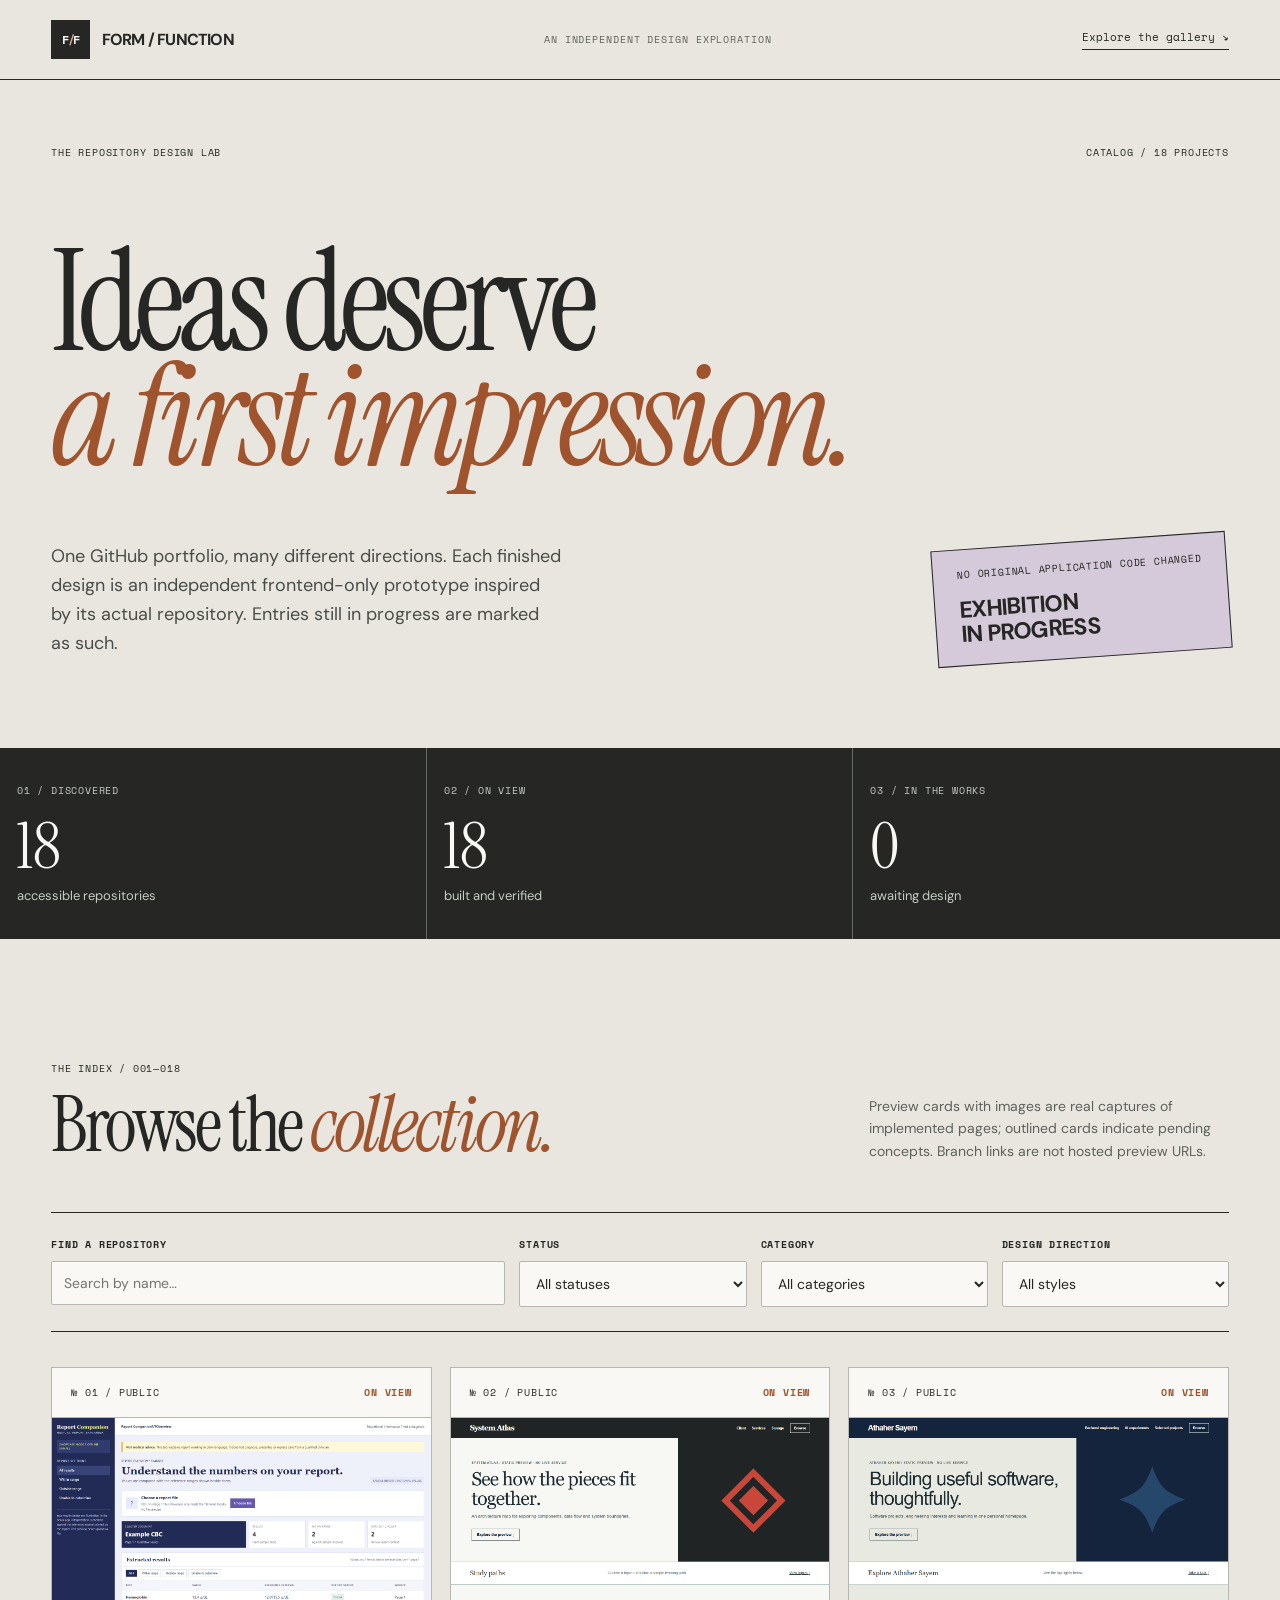
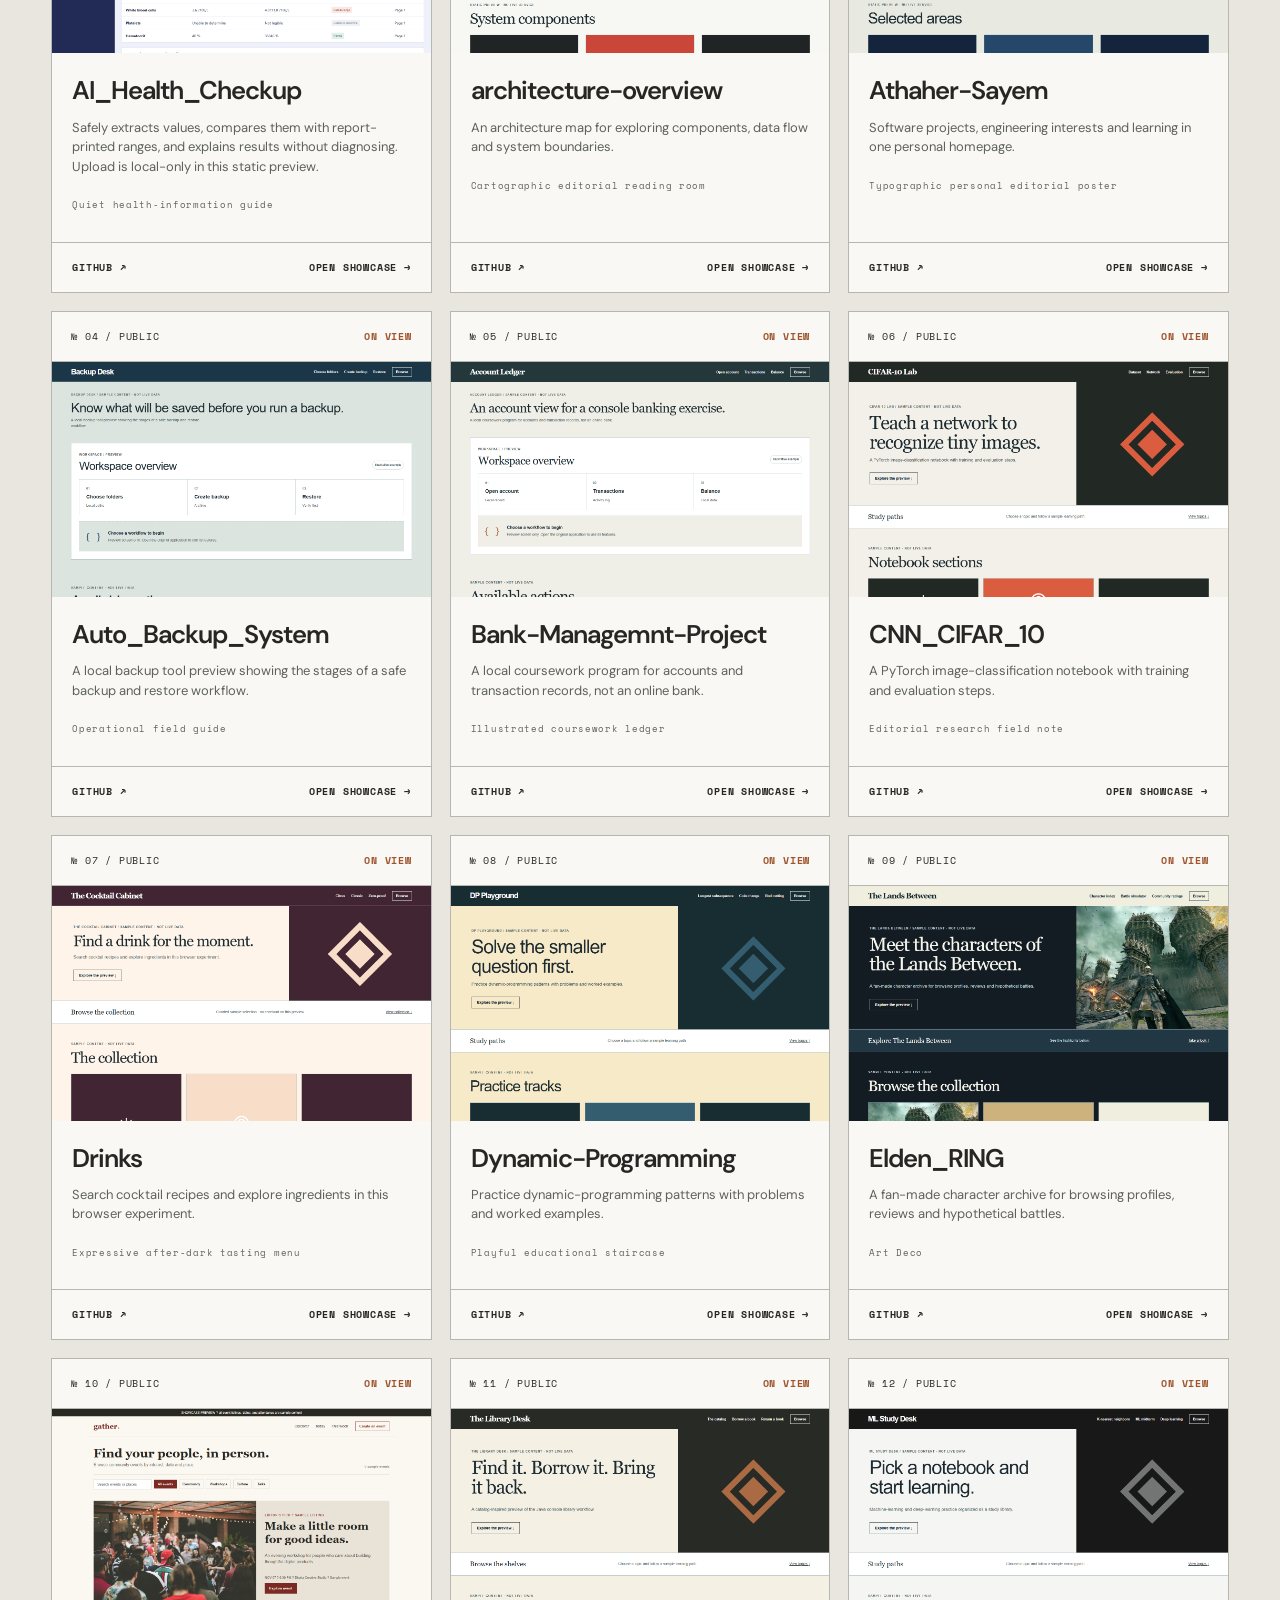
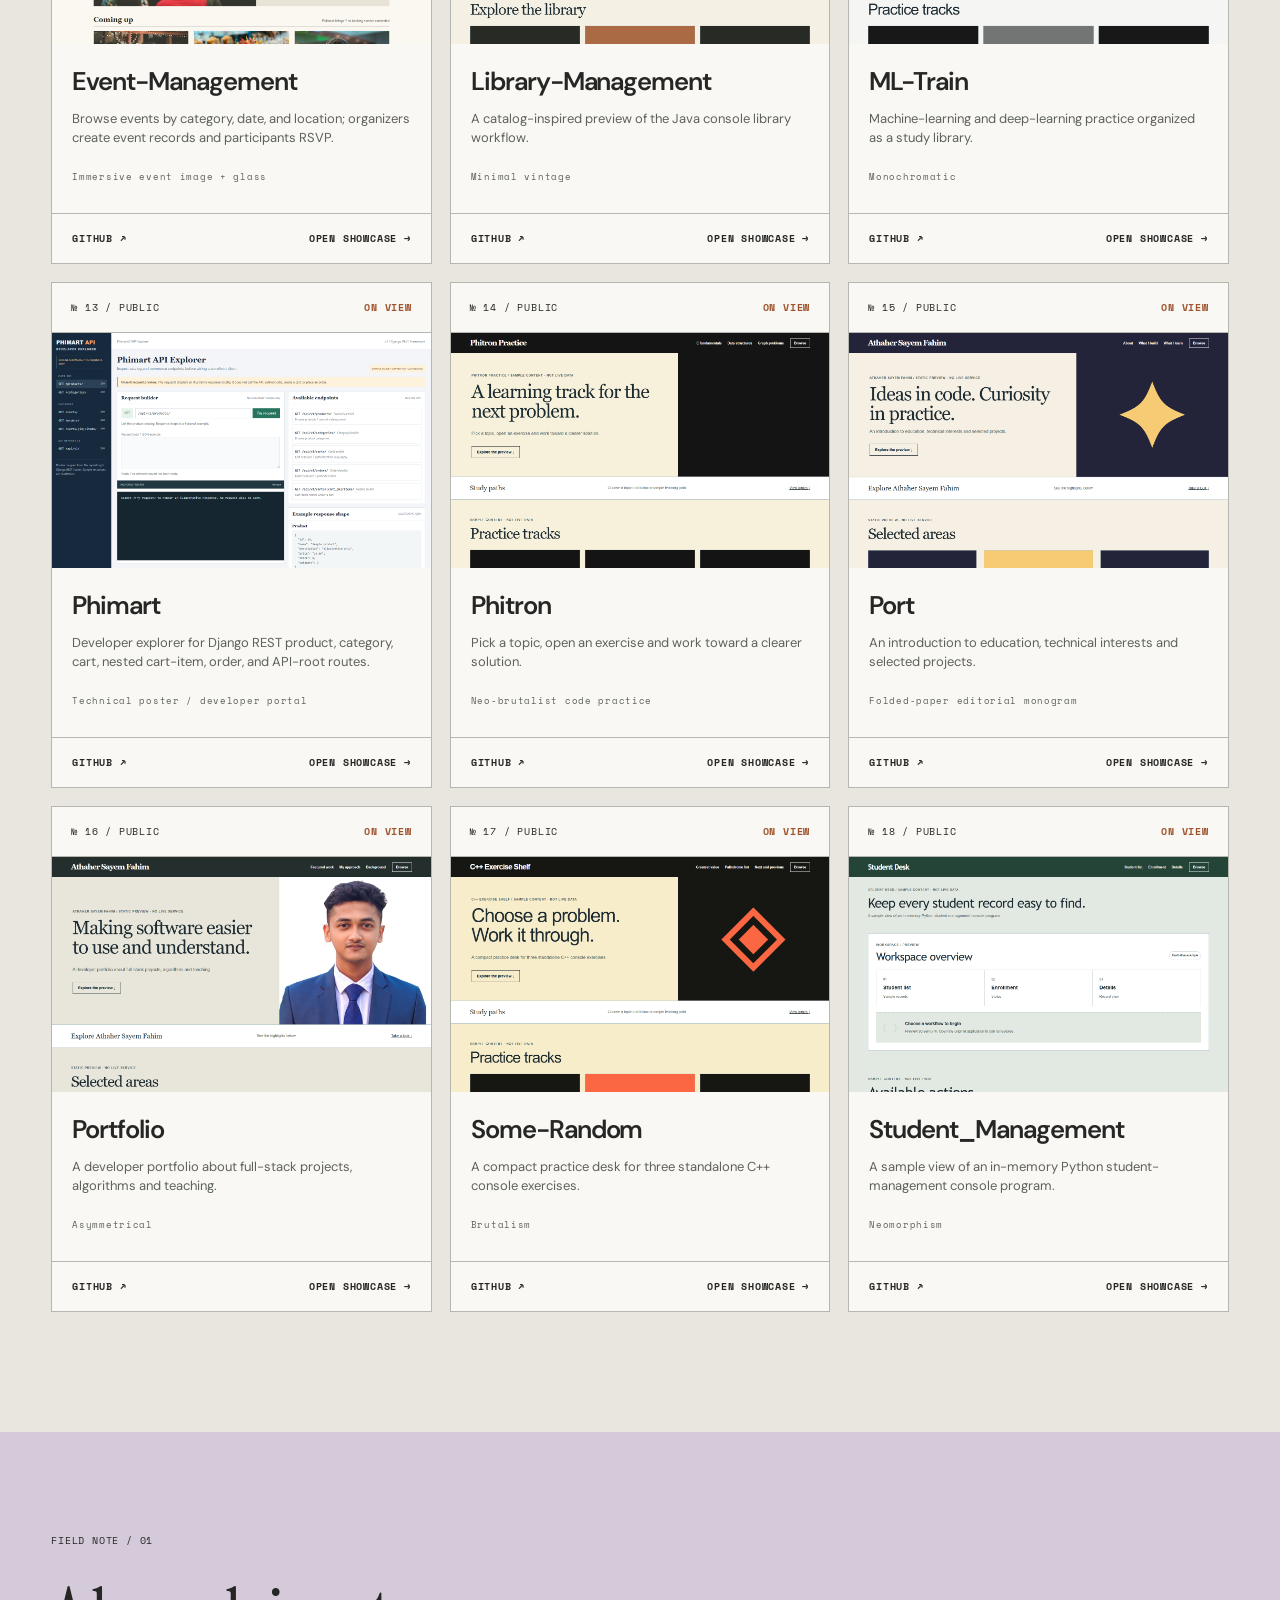
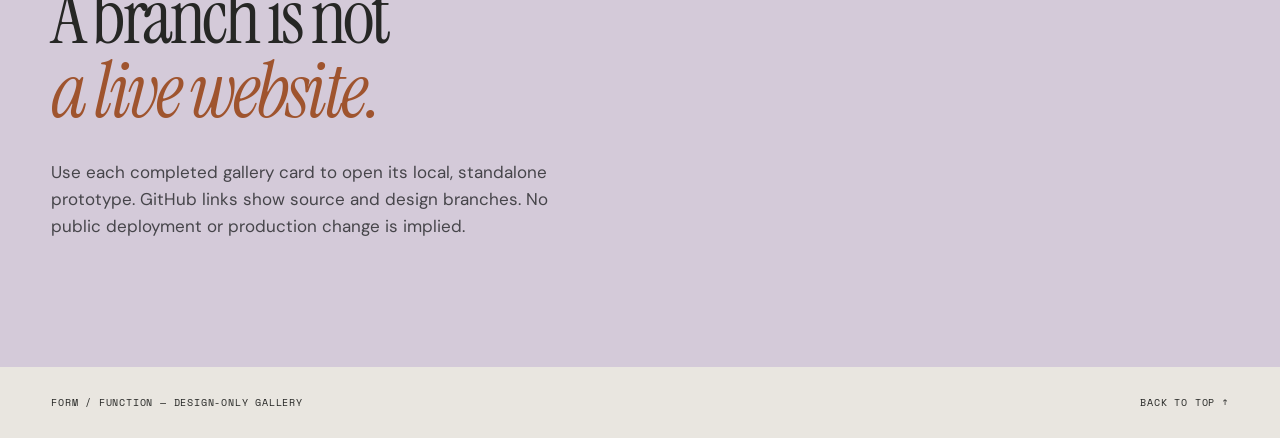
<file: showcase-design/index.html>
<!doctype html><html lang="en"><head><meta charset="utf-8"><meta name="viewport" content="width=device-width,initial-scale=1"><meta name="theme-color" content="#e9e6e0"><meta name="description" content="A curated gallery of standalone repository design concepts, with incomplete work clearly marked."><title>FORM / FUNCTION — Repository Design Gallery</title><link rel="preconnect" href="https://fonts.googleapis.com"><link rel="preconnect" href="https://fonts.gstatic.com" crossorigin><link href="https://fonts.googleapis.com/css2?family=DM+Sans:wght@400;500;600;700&family=Instrument+Serif:ital@0;1&family=Space+Mono:wght@400;700&display=swap" rel="stylesheet"><link rel="stylesheet" href="styles.css"><script defer src="data.js"></script><script defer src="app.js"></script></head><body><a class="skip" href="#main">Skip to gallery</a><header class="site-header"><a href="#top" class="wordmark"><span class="icon" aria-hidden="true">F<span>/</span>F</span>FORM / FUNCTION</a><span class="header-note">AN INDEPENDENT DESIGN EXPLORATION</span><a class="header-link" href="#gallery">Explore the gallery ↘</a></header><main id="main"><section class="hero" id="top"><div class="hero-kicker"><span>THE REPOSITORY DESIGN LAB</span><span>CATALOG / <span id="catalog-number">—</span> PROJECTS</span></div><h1>Ideas deserve<br><em>a first impression.</em></h1><div class="hero-bottom"><p>One GitHub portfolio, many different directions. Each finished design is an independent frontend-only prototype inspired by its actual repository. Entries still in progress are marked as such.</p><div class="hero-stamp"><span>NO ORIGINAL APPLICATION CODE CHANGED</span><strong>EXHIBITION<br>IN PROGRESS</strong></div></div></section><section class="summary" aria-label="Gallery progress"><div><span>01 / DISCOVERED</span><strong id="all-count">—</strong><small>accessible repositories</small></div><div><span>02 / ON VIEW</span><strong id="done-count">—</strong><small>built and verified</small></div><div><span>03 / IN THE WORKS</span><strong id="pending-count">—</strong><small>awaiting design</small></div></section><section class="gallery" id="gallery"><div class="gallery-heading"><div><p>THE INDEX / 001—<span id="heading-count">—</span></p><h2>Browse the <em>collection.</em></h2></div><p>Preview cards with images are real captures of implemented pages; outlined cards indicate pending concepts. Branch links are not hosted preview URLs.</p></div><div class="controls"><label class="search-label" for="search">FIND A REPOSITORY<input id="search" type="search" autocomplete="off" placeholder="Search by name…"></label><label for="status-filter">STATUS<select id="status-filter"><option value="all">All statuses</option><option value="completed">On view</option><option value="pending">In progress</option></select></label><label for="category-filter">CATEGORY<select id="category-filter"><option value="all">All categories</option></select></label><label for="style-filter">DESIGN DIRECTION<select id="style-filter"><option value="all">All styles</option></select></label></div><div class="cards" id="cards" aria-live="polite"></div><p id="empty-state" class="empty" hidden>No matching repositories. Try a different search or filter.</p></section><section class="note"><span>FIELD NOTE / 01</span><h2>A branch is not<br><em>a live website.</em></h2><p>Use each completed gallery card to open its local, standalone prototype. GitHub links show source and design branches. No public deployment or production change is implied.</p></section></main><footer><span>FORM / FUNCTION — DESIGN-ONLY GALLERY</span><a href="#top">BACK TO TOP ↑</a></footer></body></html>
</file>
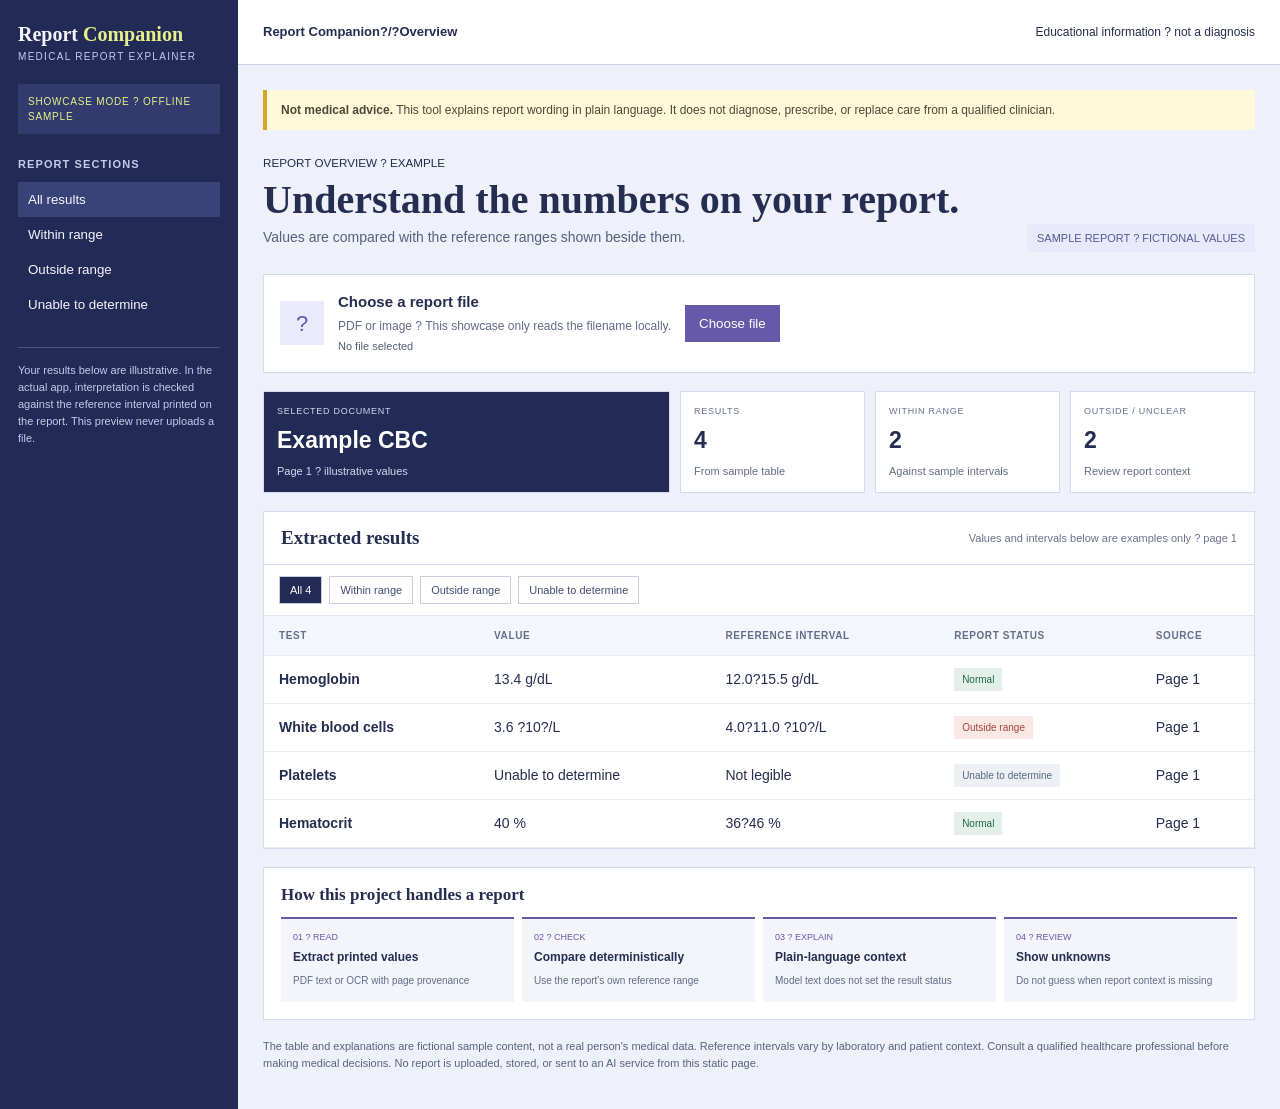
<file: showcase-design/showcases/AI_Health_Checkup/index.html>
<!doctype html><html lang="en"><head><meta charset="utf-8"><meta name="viewport" content="width=device-width,initial-scale=1"><title>Report Companion ? understand your lab report</title><meta name="description" content="A safe, offline preview of the medical report explainer."><style>*{box-sizing:border-box}body{margin:0;background:#eef0fa;color:#252d50;font:14px/1.5 "DM Sans","Segoe UI",Arial,sans-serif}.app{min-height:100vh;display:grid;grid-template-columns:238px minmax(0,1fr)}.side{background:#222b55;color:#f6f5ff;padding:23px 18px}.brand{font:700 20px Georgia,serif}.brand span{color:#e8f08b}.brand small{display:block;color:#c5cbea;font:10px Arial,sans-serif;letter-spacing:.13em;text-transform:uppercase;margin-top:5px}.demo{margin:22px 0;padding:10px;background:#313b6d;color:#e8f08b;font-size:10px;letter-spacing:.08em}.side h2{font-size:11px;color:#c5cbea;text-transform:uppercase;letter-spacing:.1em;margin-top:22px}.side button{width:100%;border:0;text-align:left;padding:10px;background:transparent;color:#f6f5ff;cursor:pointer}.side button:hover,.side button[aria-pressed=true]{background:#384477}.side .privacy{font-size:11px;color:#c5cbea;line-height:1.55;margin-top:25px;border-top:1px solid #4a5682;padding-top:14px}.main{min-width:0}.top{height:65px;background:#fff;border-bottom:1px solid #cbd0e5;display:flex;align-items:center;justify-content:space-between;padding:0 25px;font-size:12px}.top strong{font-size:13px}.content{max-width:1200px;margin:0 auto;padding:25px}.notice{padding:11px 14px;background:#fff8d9;border-left:4px solid #d7a42a;color:#4b4a39;font-size:12px}.intro{display:flex;justify-content:space-between;gap:20px;align-items:end;margin:22px 0}.intro h1{font:700 clamp(27px,4vw,40px)/1.15 Georgia,serif;margin:4px 0}.intro p{color:#58617b;margin:4px 0}.sample-badge{background:#e8eafb;color:#555a91;padding:6px 10px;font-size:11px;white-space:nowrap}.upload{display:flex;gap:14px;align-items:center;background:#fff;border:1px solid #d6daf0;padding:16px;margin:18px 0}.upload-mark{width:44px;height:44px;background:#e9eafb;display:grid;place-items:center;color:#6659aa;font-size:22px;flex:none}.upload h2{font-size:15px;margin:0 0 3px}.upload p{font-size:12px;color:#626c86;margin:0}.upload button{margin-left:auto;flex:none;background:#6659aa;color:#fff;border:0;padding:11px 14px;cursor:pointer}.upload input{display:none}.file-name{font-size:11px;color:#526078}.summary{display:grid;grid-template-columns:1.1fr repeat(3,minmax(90px,.5fr));gap:10px;margin:18px 0}.summary article{background:white;border:1px solid #d6daf0;padding:13px}.summary small{display:block;text-transform:uppercase;letter-spacing:.08em;font-size:9px;color:#697390}.summary strong{font-size:23px;display:block;margin:5px 0}.summary p{margin:0;font-size:11px;color:#626c86}.summary .file-card{background:#222b55;color:#fff}.summary .file-card small,.summary .file-card p{color:#d2d8f1}.report{background:#fff;border:1px solid #d6daf0}.report-head{display:flex;justify-content:space-between;gap:16px;align-items:center;padding:15px 17px;border-bottom:1px solid #d6daf0}.report-head h2{font:700 19px Georgia,serif;margin:0}.report-head span{font-size:11px;color:#68728a}.filters{display:flex;gap:7px;padding:11px 15px;border-bottom:1px solid #e4e6f2}.filters button{border:1px solid #c8cde1;background:#fff;color:#414c74;padding:7px 10px;font-size:11px;cursor:pointer}.filters button[aria-pressed=true]{background:#222b55;color:#fff}.table-wrap{overflow:auto}table{width:100%;border-collapse:collapse;min-width:650px;text-align:left}th{background:#f5f6fb;color:#656e88;font-size:10px;text-transform:uppercase;letter-spacing:.06em}th,td{padding:12px 15px;border-bottom:1px solid #eceef5}tbody tr{cursor:pointer}tbody tr:hover{background:#fafaff}td:first-child{font-weight:700}.state{display:inline-block;padding:4px 8px;font-size:10px;background:#e3f0e9;color:#24644e}.state.outside{background:#fae8e5;color:#a14539}.state.unknown{background:#edf0f4;color:#59687c}.none{display:none;text-align:center;padding:25px;color:#667089}.flow{margin:18px 0;background:#fff;padding:17px;border:1px solid #d6daf0}.flow h2{font:700 17px Georgia,serif;margin:0 0 12px}.steps{display:grid;grid-template-columns:repeat(4,1fr);gap:8px}.step{padding:12px;background:#f4f5fb;border-top:2px solid #6659aa}.step small{display:block;color:#6659aa;font-size:9px;text-transform:uppercase}.step b{display:block;font-size:12px;margin:3px 0}.step span{color:#626c86;font-size:10px}.disclaimer{margin-top:16px;color:#59647c;font-size:11px;line-height:1.6}.dialog{max-width:600px;width:calc(100% - 28px);border:0;padding:24px;background:white;color:#252d50}.dialog::backdrop{background:#19204bbb}.dialog h2{font:700 25px Georgia,serif}.dialog .evidence{background:#f3f4fa;padding:12px;border-left:3px solid #6659aa}.dialog button{background:#222b55;color:white;border:0;padding:9px 14px;cursor:pointer}.skip{position:absolute;left:-999px}.skip:focus{left:10px;top:10px;background:white;padding:9px}button:focus-visible,input:focus-visible{outline:3px solid #6659aa;outline-offset:3px}@media(max-width:850px){.app{grid-template-columns:185px minmax(0,1fr)}.content{padding:17px}.summary{grid-template-columns:repeat(3,1fr)}.file-card{grid-column:1/-1}.steps{grid-template-columns:repeat(2,1fr)}}@media(max-width:560px){.app{display:block}.side{padding:13px}.brand small,.demo,.side h2,.side .privacy{display:none}.side nav{display:flex;overflow:auto;margin-top:10px}.side button{white-space:nowrap;width:auto}.top{height:auto;padding:12px 14px}.content{padding:13px}.intro{display:block}.sample-badge{display:inline-block;margin-top:8px}.upload{align-items:flex-start;flex-wrap:wrap}.upload-mark{display:none}.upload button{margin-left:0}.summary{grid-template-columns:repeat(3,1fr);gap:6px}.summary article{padding:9px}.summary strong{font-size:20px}.summary .file-card{grid-column:1/-1}.report-head{align-items:flex-start;flex-direction:column}.steps{grid-template-columns:1fr 1fr}.top span:last-child{max-width:130px;text-align:right}}@media(prefers-reduced-motion:reduce){html{scroll-behavior:auto}}</style></head><body><a href="#main" class="skip">Skip to report</a><div class="app"><aside class="side"><div class="brand">Report<span> Companion</span><small>Medical report explainer</small></div><div class="demo">SHOWCASE MODE ? OFFLINE SAMPLE</div><h2>Report sections</h2><nav><button aria-pressed="true" data-filter="All">All results</button><button aria-pressed="false" data-filter="Normal">Within range</button><button aria-pressed="false" data-filter="Outside range">Outside range</button><button aria-pressed="false" data-filter="Unable to determine">Unable to determine</button></nav><p class="privacy">Your results below are illustrative. In the actual app, interpretation is checked against the reference interval printed on the report. This preview never uploads a file.</p></aside><div class="main"><header class="top"><strong>Report Companion?/?Overview</strong><span>Educational information ? not a diagnosis</span></header><main class="content" id="main"><div class="notice"><b>Not medical advice.</b> This tool explains report wording in plain language. It does not diagnose, prescribe, or replace care from a qualified clinician.</div><section class="intro"><div><small>REPORT OVERVIEW ? EXAMPLE</small><h1>Understand the numbers on your report.</h1><p>Values are compared with the reference ranges shown beside them.</p></div><span class="sample-badge">SAMPLE REPORT ? FICTIONAL VALUES</span></section><section class="upload"><div class="upload-mark" aria-hidden="true">?</div><div><h2>Choose a report file</h2><p>PDF or image ? This showcase only reads the filename locally.</p><span class="file-name" id="filename">No file selected</span></div><label for="file" class="upload-button"><input id="file" type="file" accept="application/pdf,image/*"><button type="button" id="choose">Choose file</button></label></section><section class="summary" aria-label="Sample report summary"><article class="file-card"><small>Selected document</small><strong id="docName">Example CBC</strong><p>Page 1 ? illustrative values</p></article><article><small>Results</small><strong>4</strong><p>From sample table</p></article><article><small>Within range</small><strong>2</strong><p>Against sample intervals</p></article><article><small>Outside / unclear</small><strong>2</strong><p>Review report context</p></article></section><section class="report"><header class="report-head"><h2>Extracted results</h2><span>Values and intervals below are examples only ? page 1</span></header><div class="filters" role="group" aria-label="Filter result status"><button data-filter="All" aria-pressed="true">All 4</button><button data-filter="Normal" aria-pressed="false">Within range</button><button data-filter="Outside range" aria-pressed="false">Outside range</button><button data-filter="Unable to determine" aria-pressed="false">Unable to determine</button></div><div class="table-wrap"><table><thead><tr><th scope="col">Test</th><th scope="col">Value</th><th scope="col">Reference interval</th><th scope="col">Report status</th><th scope="col">Source</th></tr></thead><tbody id="rows"></tbody></table></div><p class="none" id="empty">No sample results in this group.</p></section><section class="flow"><h2>How this project handles a report</h2><div class="steps"><div class="step"><small>01 ? Read</small><b>Extract printed values</b><span>PDF text or OCR with page provenance</span></div><div class="step"><small>02 ? Check</small><b>Compare deterministically</b><span>Use the report's own reference range</span></div><div class="step"><small>03 ? Explain</small><b>Plain-language context</b><span>Model text does not set the result status</span></div><div class="step"><small>04 ? Review</small><b>Show unknowns</b><span>Do not guess when report context is missing</span></div></div></section><p class="disclaimer">The table and explanations are fictional sample content, not a real person's medical data. Reference intervals vary by laboratory and patient context. Consult a qualified healthcare professional before making medical decisions. No report is uploaded, stored, or sent to an AI service from this static page.</p></main></div></div><dialog class="dialog" id="detail"><small id="meta"></small><h2 id="testName"></h2><p id="explain"></p><p class="evidence" id="evidence"></p><p><b>Source:</b> sample report, page 1. The status is an example derived from the range shown above, not a diagnosis.</p><button id="close">Close</button></dialog><script>
const results=[{name:'Hemoglobin',value:'13.4',unit:'g/dL',range:'12.0?15.5 g/dL',status:'Normal',line:'Hemoglobin 13.4 g/dL (12.0?15.5)',explain:'In this fictional example, the value falls within the reference interval printed next to it.'},{name:'White blood cells',value:'3.6',unit:'?10?/L',range:'4.0?11.0 ?10?/L',status:'Outside range',line:'White blood cells 3.6 ?10?/L (4.0?11.0)',explain:'This sample value is below the example interval. Only a clinician can interpret it with medical history and other findings.'},{name:'Platelets',value:'Unable to determine',unit:'',range:'Not legible',status:'Unable to determine',line:'Platelet count [unreadable] (range unclear)',explain:'The sample report line does not provide enough readable information to compare. The system should not guess.'},{name:'Hematocrit',value:'40',unit:'%',range:'36?46 %',status:'Normal',line:'Hematocrit 40% (36?46)',explain:'In this fictional example, the value falls within the reference interval printed next to it.'}];let filter='All';const tbody=document.querySelector('#rows');function render(){const items=results.map((x,i)=>({...x,i})).filter(x=>filter==='All'||x.status===filter);tbody.innerHTML=items.map(x=>`<tr tabindex="0" data-result="${x.i}"><td>${x.name}</td><td>${x.value}${x.unit?' '+x.unit:''}</td><td>${x.range}</td><td><span class="state ${x.status==='Normal'?'':x.status==='Outside range'?'outside':'unknown'}">${x.status}</span></td><td>Page 1</td></tr>`).join('');document.querySelector('#empty').style.display=items.length?'none':'block';document.querySelectorAll('[data-result]').forEach(row=>{const open=()=>show(+row.dataset.result);row.onclick=open;row.onkeydown=e=>{if(e.key==='Enter'||e.key===' '){e.preventDefault();open()}}})}function show(i){const x=results[i];document.querySelector('#meta').textContent=`${x.status} ? SAMPLE RESULT`;document.querySelector('#testName').textContent=x.name;document.querySelector('#explain').textContent=x.explain;document.querySelector('#evidence').textContent=`Extracted line: ?${x.line}? ? Reference interval: ${x.range}`;document.querySelector('#detail').showModal()}document.querySelectorAll('[data-filter]').forEach(b=>b.onclick=()=>{filter=b.dataset.filter;document.querySelectorAll('[data-filter]').forEach(x=>x.setAttribute('aria-pressed',String(x===b)));render()});document.querySelector('#choose').onclick=()=>document.querySelector('#file').click();document.querySelector('#file').onchange=e=>{const file=e.target.files[0];if(file){document.querySelector('#filename').textContent=`Selected locally: ${file.name} ? not uploaded`;document.querySelector('#docName').textContent=file.name}};document.querySelector('#close').onclick=()=>document.querySelector('#detail').close();document.querySelector('#detail').onclick=e=>{if(e.target===e.currentTarget)e.currentTarget.close()};render();
</script></body></html>
</file>
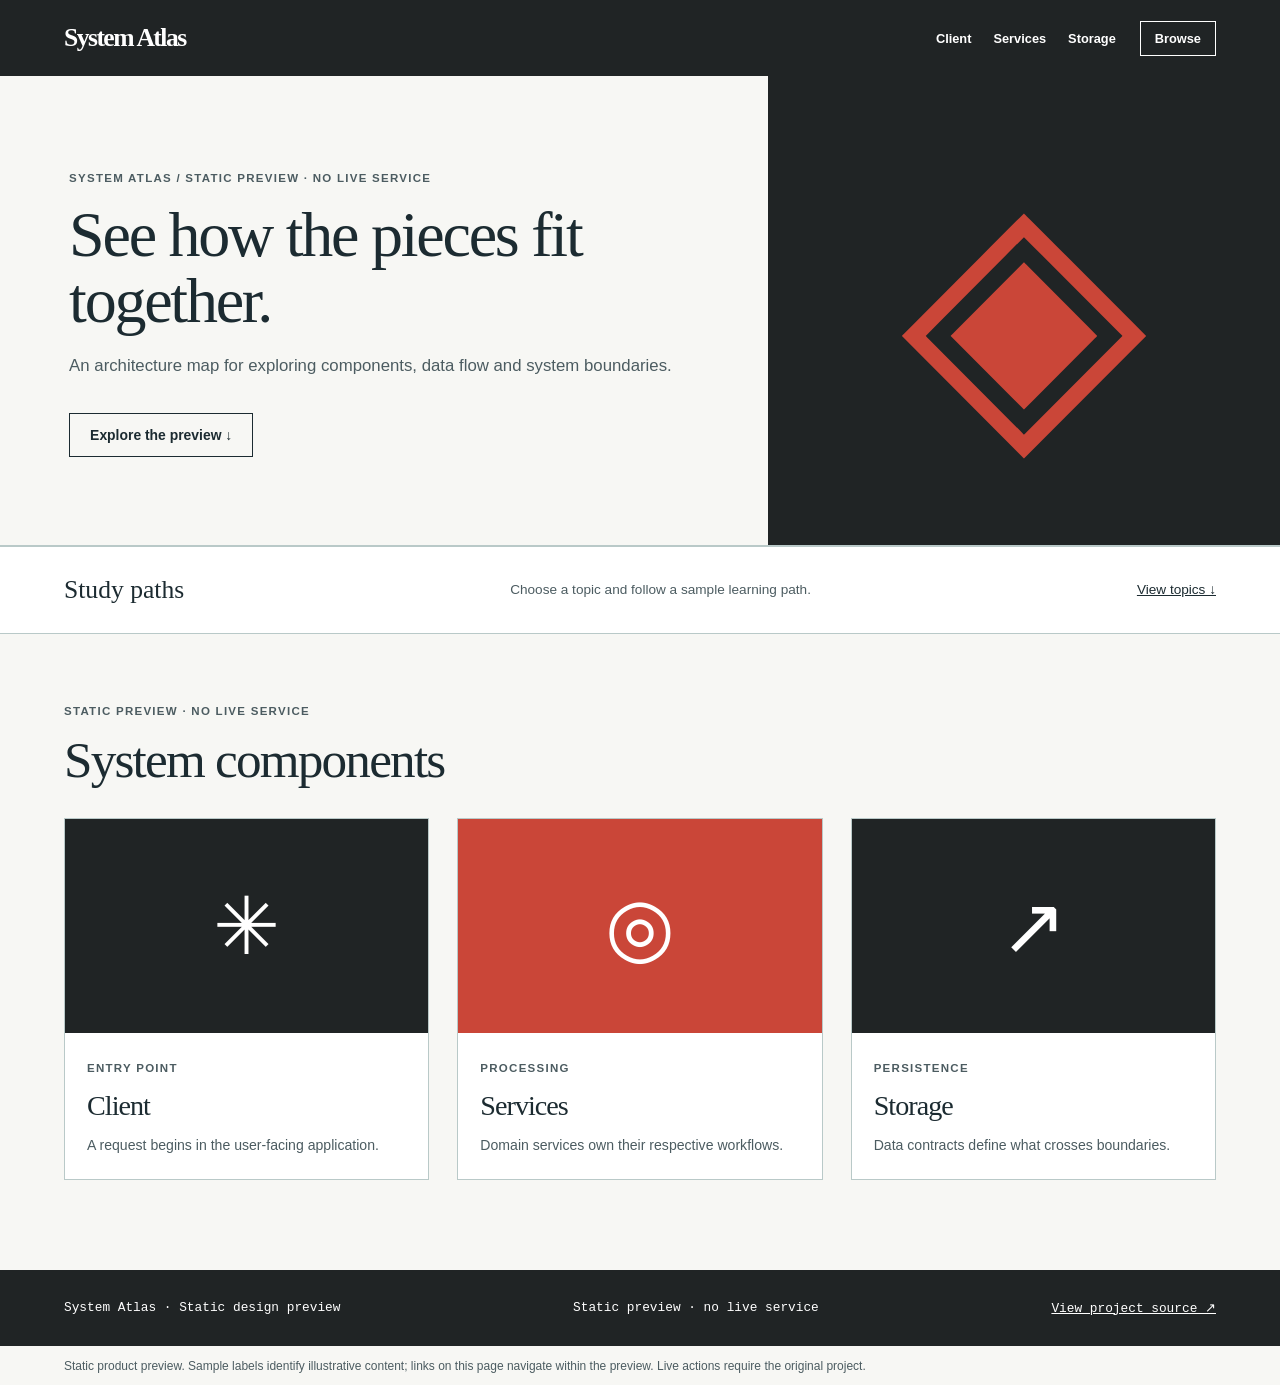
<file: showcase-design/showcases/architecture-overview/index.html>
<!doctype html><html lang="en"><head><meta charset="utf-8"><meta name="viewport" content="width=device-width,initial-scale=1"><meta name="description" content="An architecture map for exploring components, data flow and system boundaries."><title>System Atlas — See how the pieces fit together.</title><link rel="stylesheet" href="styles.css"><link rel="stylesheet" href="product.css"></head><body class="product-page product-architecture"><a class="p-skip" href="#main">Skip to content</a><header class="p-nav"><a class="p-brand" href="#home">System Atlas</a><nav aria-label="Sections"><a href="#item-0">Client</a><a href="#item-1">Services</a><a href="#item-2">Storage</a></nav><a class="p-nav-extra" href="#items">Browse</a></header><main id="main"><section class="p-heading" id="home"><div class="p-copy"><span class="p-overline">System Atlas / Static preview · no live service</span><h1>See how the pieces fit together.</h1><p>An architecture map for exploring components, data flow and system boundaries.</p><a class="p-action" href="#items">Explore the preview <span aria-hidden="true">↓</span></a></div><div class="p-hero-graphic" aria-hidden="true"><span>◈</span></div></section><div id="workspace"><section class="p-shopbar"><b>Study paths</b><span>Choose a topic and follow a sample learning path.</span><a href="#items">View topics ↓</a></section></div><section id="items" class="p-collection"><div class="p-section-title"><div><small>Static preview · no live service</small><h2>System components</h2></div></div><div class="p-grid architecture"><article class="p-item" id="item-0"><div class="p-image architecture"><span aria-hidden="true">✳</span></div><div class="p-item-info"><small>Entry point</small><h3>Client</h3><p>A request begins in the user-facing application.</p></div></article><article class="p-item" id="item-1"><div class="p-image architecture"><span aria-hidden="true">◎</span></div><div class="p-item-info"><small>Processing</small><h3>Services</h3><p>Domain services own their respective workflows.</p></div></article><article class="p-item" id="item-2"><div class="p-image architecture"><span aria-hidden="true">↗</span></div><div class="p-item-info"><small>Persistence</small><h3>Storage</h3><p>Data contracts define what crosses boundaries.</p></div></article></div></section></main><footer class="p-footer"><span>System Atlas · Static design preview</span><span>Static preview · no live service</span><a href="https://github.com/Athaher-Sayem/architecture-overview/tree/Shocase_design" target="_blank" rel="noopener noreferrer">View project source ↗</a></footer><p class="p-disclosure">Static product preview. Sample labels identify illustrative content; links on this page navigate within the preview. Live actions require the original project.</p></body></html>
</file>
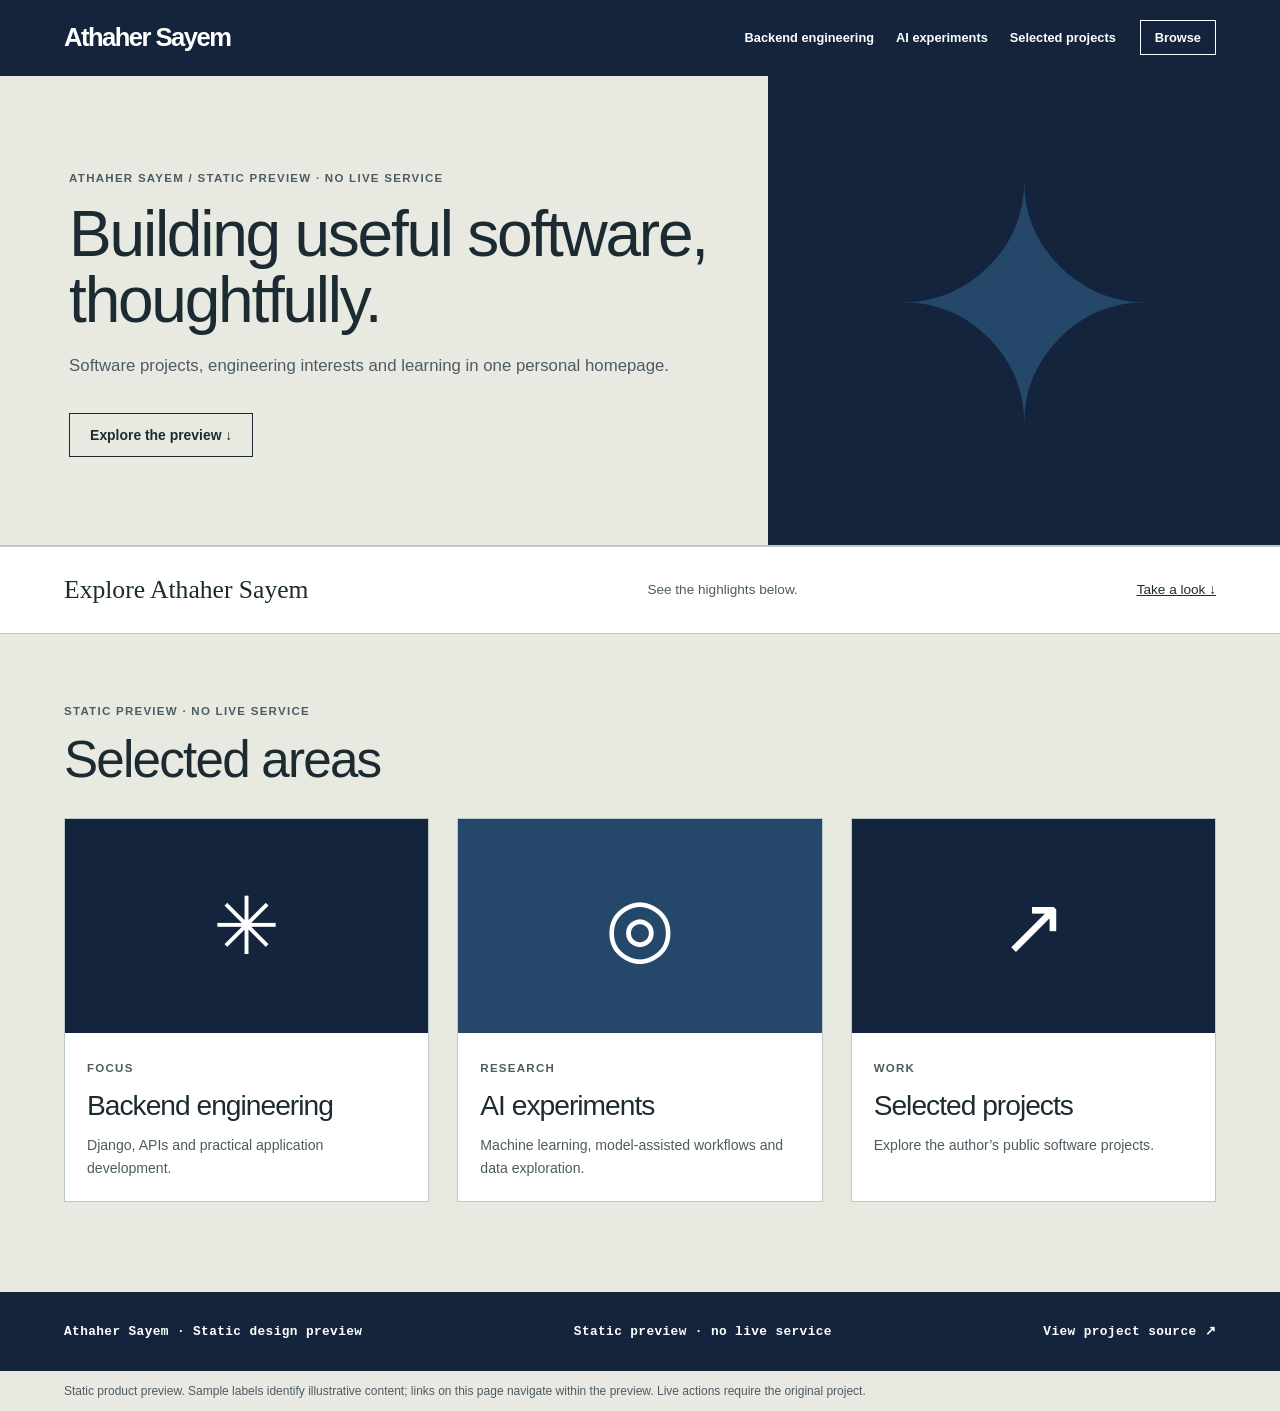
<file: showcase-design/showcases/Athaher-Sayem/index.html>
<!doctype html><html lang="en"><head><meta charset="utf-8"><meta name="viewport" content="width=device-width,initial-scale=1"><meta name="description" content="Software projects, engineering interests and learning in one personal homepage."><title>Athaher Sayem — Building useful software, thoughtfully.</title><link rel="stylesheet" href="styles.css"><link rel="stylesheet" href="product.css"></head><body class="product-page product-portfolio"><a class="p-skip" href="#main">Skip to content</a><header class="p-nav"><a class="p-brand" href="#home">Athaher Sayem</a><nav aria-label="Sections"><a href="#item-0">Backend engineering</a><a href="#item-1">AI experiments</a><a href="#item-2">Selected projects</a></nav><a class="p-nav-extra" href="#items">Browse</a></header><main id="main"><section class="p-heading" id="home"><div class="p-copy"><span class="p-overline">Athaher Sayem / Static preview · no live service</span><h1>Building useful software, thoughtfully.</h1><p>Software projects, engineering interests and learning in one personal homepage.</p><a class="p-action" href="#items">Explore the preview <span aria-hidden="true">↓</span></a></div><div class="p-hero-graphic" aria-hidden="true"><span>✦</span></div></section><div id="workspace"><section class="p-shopbar"><b>Explore Athaher Sayem</b><span>See the highlights below.</span><a href="#items">Take a look ↓</a></section></div><section id="items" class="p-collection"><div class="p-section-title"><div><small>Static preview · no live service</small><h2>Selected areas</h2></div></div><div class="p-grid portfolio"><article class="p-item" id="item-0"><div class="p-image portfolio"><span aria-hidden="true">✳</span></div><div class="p-item-info"><small>Focus</small><h3>Backend engineering</h3><p>Django, APIs and practical application development.</p></div></article><article class="p-item" id="item-1"><div class="p-image portfolio"><span aria-hidden="true">◎</span></div><div class="p-item-info"><small>Research</small><h3>AI experiments</h3><p>Machine learning, model-assisted workflows and data exploration.</p></div></article><article class="p-item" id="item-2"><div class="p-image portfolio"><span aria-hidden="true">↗</span></div><div class="p-item-info"><small>Work</small><h3>Selected projects</h3><p>Explore the author’s public software projects.</p></div></article></div></section></main><footer class="p-footer"><span>Athaher Sayem · Static design preview</span><span>Static preview · no live service</span><a href="https://github.com/Athaher-Sayem/Athaher-Sayem/tree/Shocase_design" target="_blank" rel="noopener noreferrer">View project source ↗</a></footer><p class="p-disclosure">Static product preview. Sample labels identify illustrative content; links on this page navigate within the preview. Live actions require the original project.</p></body></html>
</file>
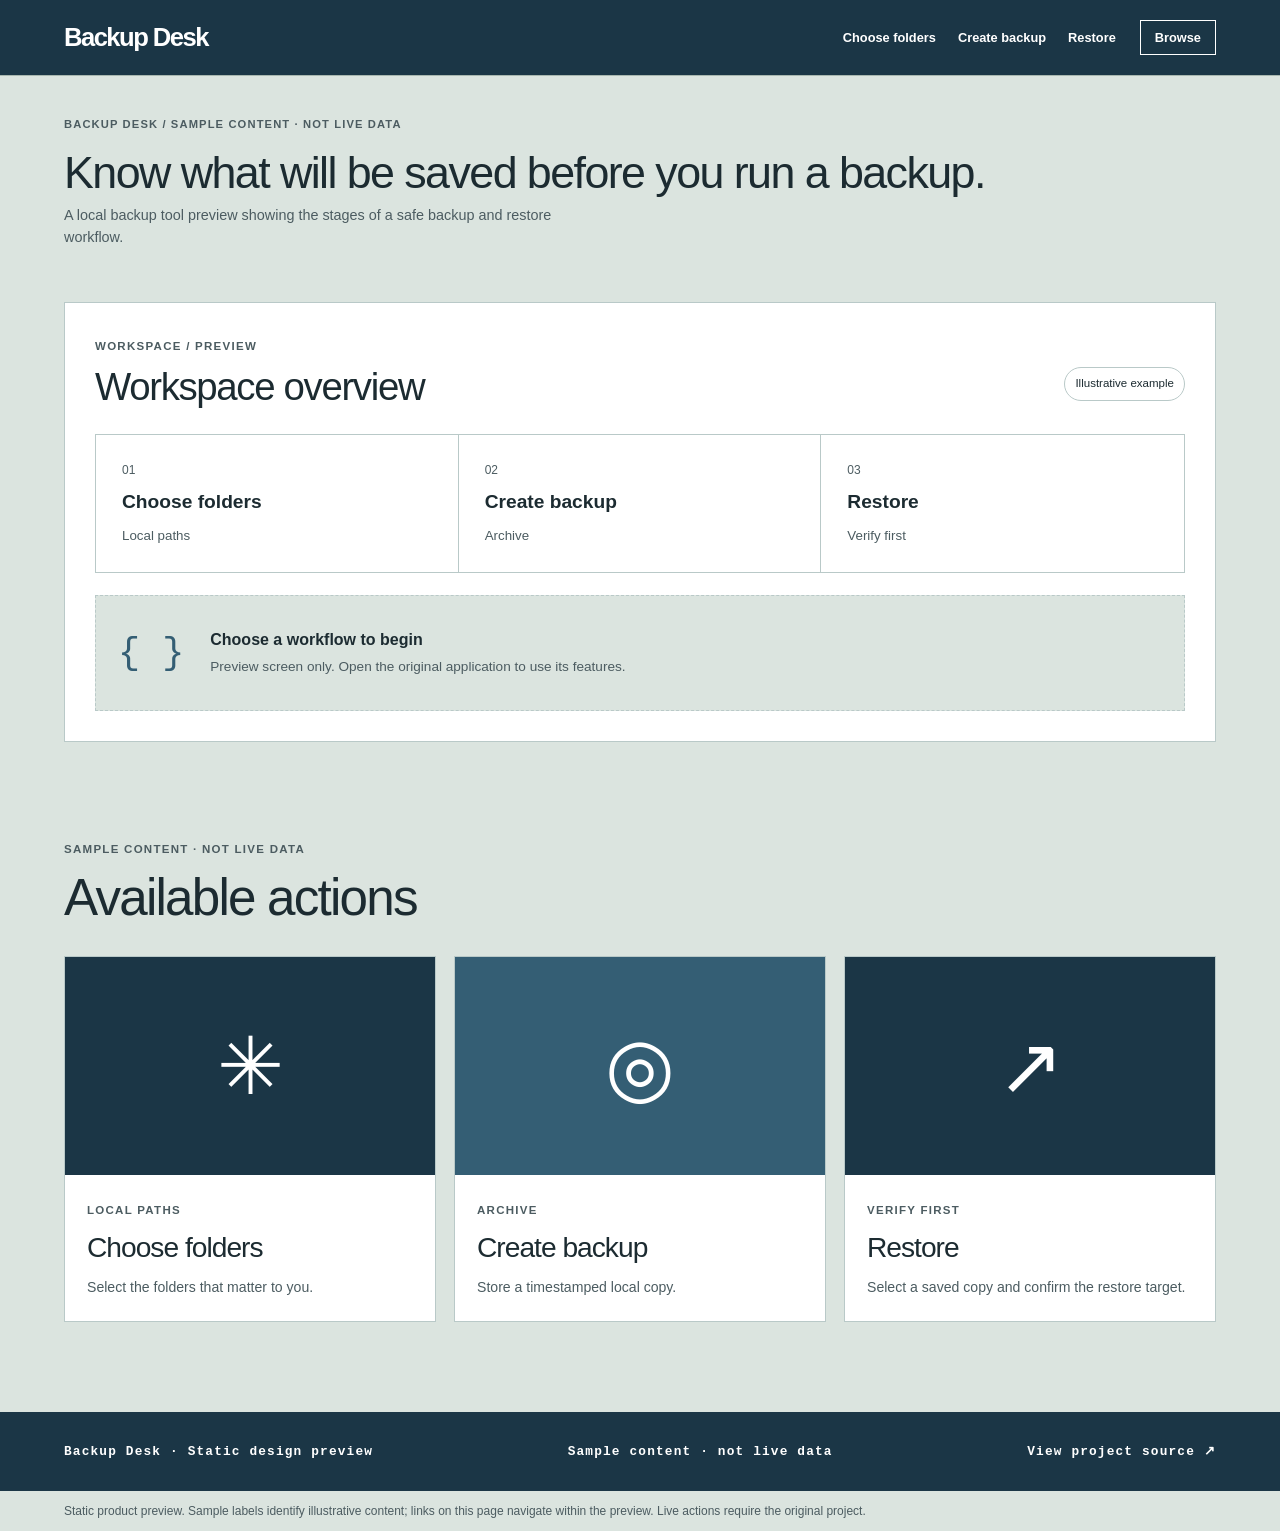
<file: showcase-design/showcases/Auto_Backup_System/index.html>
<!doctype html><html lang="en"><head><meta charset="utf-8"><meta name="viewport" content="width=device-width,initial-scale=1"><meta name="description" content="A local backup tool preview showing the stages of a safe backup and restore workflow."><title>Backup Desk — Know what will be saved before you run a backup.</title><link rel="stylesheet" href="styles.css"><link rel="stylesheet" href="product.css"></head><body class="product-page product-utility"><a class="p-skip" href="#main">Skip to content</a><header class="p-nav"><a class="p-brand" href="#home">Backup Desk</a><nav aria-label="Sections"><a href="#item-0">Choose folders</a><a href="#item-1">Create backup</a><a href="#item-2">Restore</a></nav><a class="p-nav-extra" href="#items">Browse</a></header><main id="main"><section class="p-app-intro" id="home"><span>Backup Desk / Sample content · not live data</span><h1>Know what will be saved before you run a backup.</h1><p>A local backup tool preview showing the stages of a safe backup and restore workflow.</p></section><div id="workspace"><section class="p-workspace"><div class="p-work-head"><div><small>WORKSPACE / PREVIEW</small><h2>Workspace overview</h2></div><span class="p-chip">Illustrative example</span></div><div class="p-steps"><a href="#item-0"><span>01</span><b>Choose folders</b><small>Local paths</small></a><a href="#item-1"><span>02</span><b>Create backup</b><small>Archive</small></a><a href="#item-2"><span>03</span><b>Restore</b><small>Verify first</small></a></div><div class="p-preview"><span class="p-preview-mark" aria-hidden="true">{ }</span><div><b>Choose a workflow to begin</b><p>Preview screen only. Open the original application to use its features.</p></div></div></section></div><section id="items" class="p-collection"><div class="p-section-title"><div><small>Sample content · not live data</small><h2>Available actions</h2></div></div><div class="p-grid utility"><article class="p-item" id="item-0"><div class="p-image utility"><span aria-hidden="true">✳</span></div><div class="p-item-info"><small>Local paths</small><h3>Choose folders</h3><p>Select the folders that matter to you.</p></div></article><article class="p-item" id="item-1"><div class="p-image utility"><span aria-hidden="true">◎</span></div><div class="p-item-info"><small>Archive</small><h3>Create backup</h3><p>Store a timestamped local copy.</p></div></article><article class="p-item" id="item-2"><div class="p-image utility"><span aria-hidden="true">↗</span></div><div class="p-item-info"><small>Verify first</small><h3>Restore</h3><p>Select a saved copy and confirm the restore target.</p></div></article></div></section></main><footer class="p-footer"><span>Backup Desk · Static design preview</span><span>Sample content · not live data</span><a href="https://github.com/Athaher-Sayem/Auto_Backup_System/tree/Shocase_design" target="_blank" rel="noopener noreferrer">View project source ↗</a></footer><p class="p-disclosure">Static product preview. Sample labels identify illustrative content; links on this page navigate within the preview. Live actions require the original project.</p></body></html>
</file>
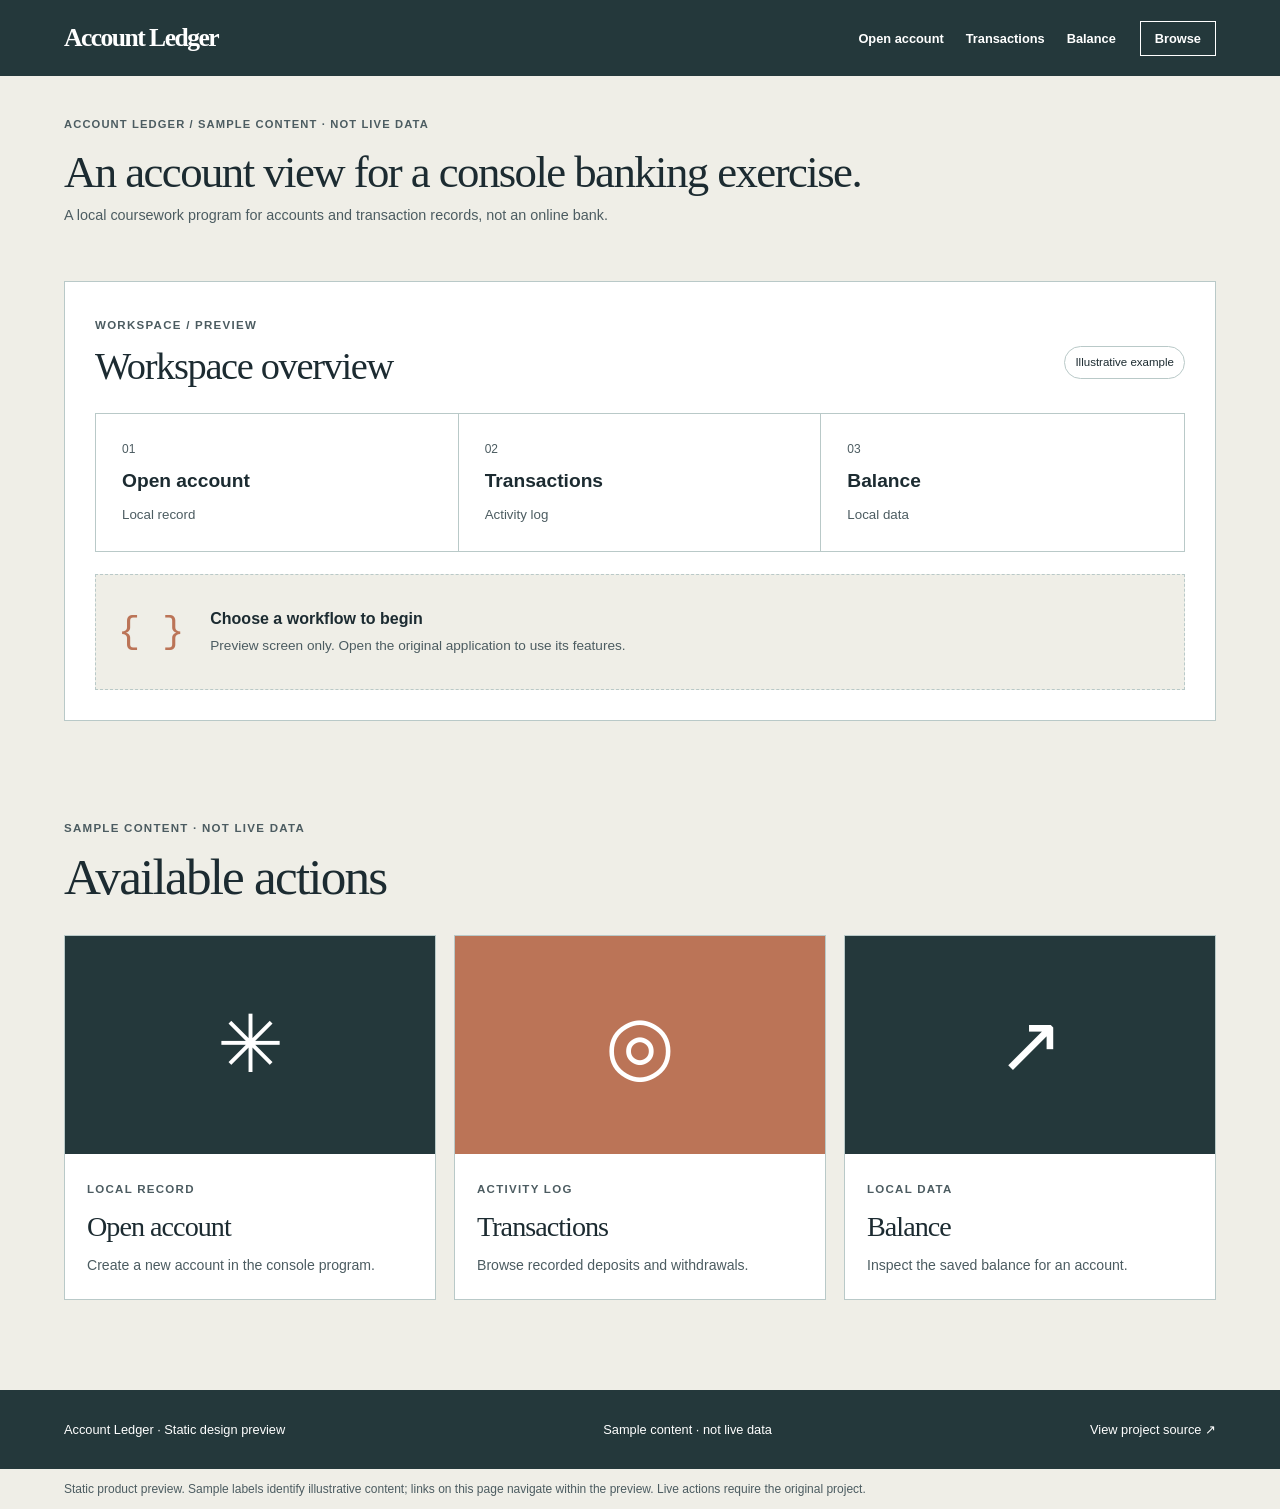
<file: showcase-design/showcases/Bank-Managemnt-Project/index.html>
<!doctype html><html lang="en"><head><meta charset="utf-8"><meta name="viewport" content="width=device-width,initial-scale=1"><meta name="description" content="A local coursework program for accounts and transaction records, not an online bank."><title>Account Ledger — An account view for a console banking exercise.</title><link rel="stylesheet" href="styles.css"><link rel="stylesheet" href="product.css"></head><body class="product-page product-utility"><a class="p-skip" href="#main">Skip to content</a><header class="p-nav"><a class="p-brand" href="#home">Account Ledger</a><nav aria-label="Sections"><a href="#item-0">Open account</a><a href="#item-1">Transactions</a><a href="#item-2">Balance</a></nav><a class="p-nav-extra" href="#items">Browse</a></header><main id="main"><section class="p-app-intro" id="home"><span>Account Ledger / Sample content · not live data</span><h1>An account view for a console banking exercise.</h1><p>A local coursework program for accounts and transaction records, not an online bank.</p></section><div id="workspace"><section class="p-workspace"><div class="p-work-head"><div><small>WORKSPACE / PREVIEW</small><h2>Workspace overview</h2></div><span class="p-chip">Illustrative example</span></div><div class="p-steps"><a href="#item-0"><span>01</span><b>Open account</b><small>Local record</small></a><a href="#item-1"><span>02</span><b>Transactions</b><small>Activity log</small></a><a href="#item-2"><span>03</span><b>Balance</b><small>Local data</small></a></div><div class="p-preview"><span class="p-preview-mark" aria-hidden="true">{ }</span><div><b>Choose a workflow to begin</b><p>Preview screen only. Open the original application to use its features.</p></div></div></section></div><section id="items" class="p-collection"><div class="p-section-title"><div><small>Sample content · not live data</small><h2>Available actions</h2></div></div><div class="p-grid utility"><article class="p-item" id="item-0"><div class="p-image utility"><span aria-hidden="true">✳</span></div><div class="p-item-info"><small>Local record</small><h3>Open account</h3><p>Create a new account in the console program.</p></div></article><article class="p-item" id="item-1"><div class="p-image utility"><span aria-hidden="true">◎</span></div><div class="p-item-info"><small>Activity log</small><h3>Transactions</h3><p>Browse recorded deposits and withdrawals.</p></div></article><article class="p-item" id="item-2"><div class="p-image utility"><span aria-hidden="true">↗</span></div><div class="p-item-info"><small>Local data</small><h3>Balance</h3><p>Inspect the saved balance for an account.</p></div></article></div></section></main><footer class="p-footer"><span>Account Ledger · Static design preview</span><span>Sample content · not live data</span><a href="https://github.com/Athaher-Sayem/Bank-Managemnt-Project/tree/Shocase_design" target="_blank" rel="noopener noreferrer">View project source ↗</a></footer><p class="p-disclosure">Static product preview. Sample labels identify illustrative content; links on this page navigate within the preview. Live actions require the original project.</p></body></html>
</file>
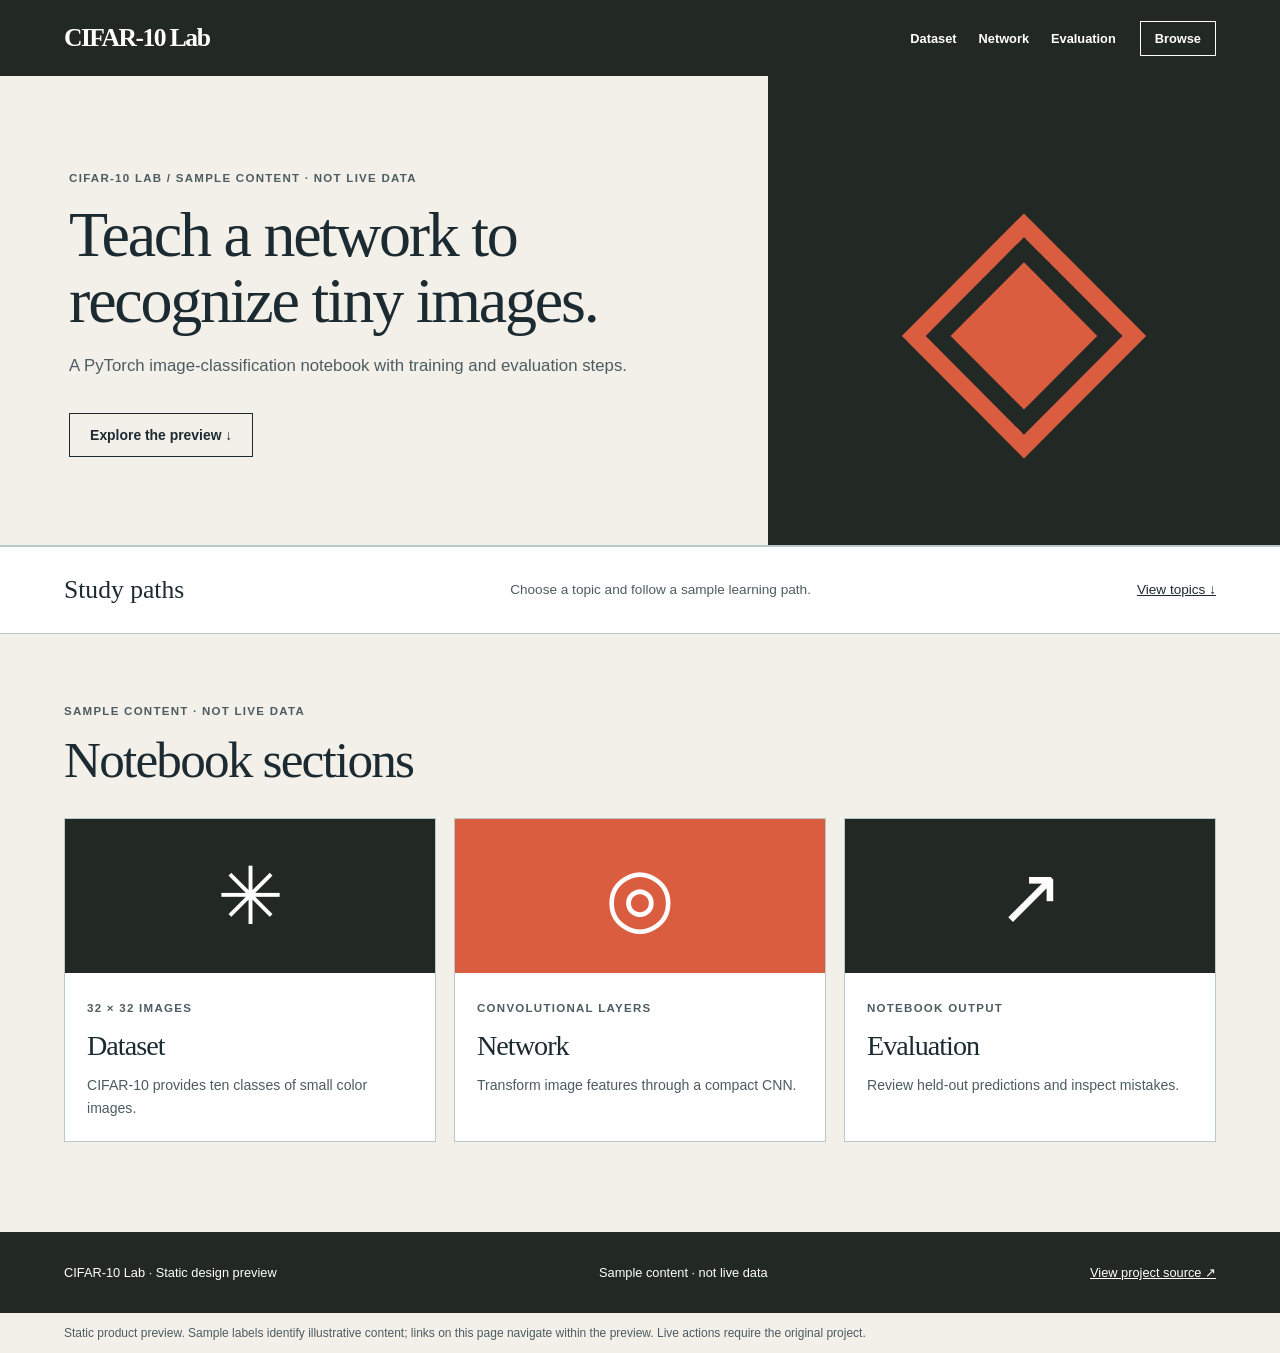
<file: showcase-design/showcases/CNN_CIFAR_10/index.html>
<!doctype html><html lang="en"><head><meta charset="utf-8"><meta name="viewport" content="width=device-width,initial-scale=1"><meta name="description" content="A PyTorch image-classification notebook with training and evaluation steps."><title>CIFAR-10 Lab — Teach a network to recognize tiny images.</title><link rel="stylesheet" href="styles.css"><link rel="stylesheet" href="product.css"></head><body class="product-page product-notebook"><a class="p-skip" href="#main">Skip to content</a><header class="p-nav"><a class="p-brand" href="#home">CIFAR-10 Lab</a><nav aria-label="Sections"><a href="#item-0">Dataset</a><a href="#item-1">Network</a><a href="#item-2">Evaluation</a></nav><a class="p-nav-extra" href="#items">Browse</a></header><main id="main"><section class="p-heading" id="home"><div class="p-copy"><span class="p-overline">CIFAR-10 Lab / Sample content · not live data</span><h1>Teach a network to recognize tiny images.</h1><p>A PyTorch image-classification notebook with training and evaluation steps.</p><a class="p-action" href="#items">Explore the preview <span aria-hidden="true">↓</span></a></div><div class="p-hero-graphic" aria-hidden="true"><span>◈</span></div></section><div id="workspace"><section class="p-shopbar"><b>Study paths</b><span>Choose a topic and follow a sample learning path.</span><a href="#items">View topics ↓</a></section></div><section id="items" class="p-collection"><div class="p-section-title"><div><small>Sample content · not live data</small><h2>Notebook sections</h2></div></div><div class="p-grid notebook"><article class="p-item" id="item-0"><div class="p-image notebook"><span aria-hidden="true">✳</span></div><div class="p-item-info"><small>32 × 32 images</small><h3>Dataset</h3><p>CIFAR-10 provides ten classes of small color images.</p></div></article><article class="p-item" id="item-1"><div class="p-image notebook"><span aria-hidden="true">◎</span></div><div class="p-item-info"><small>Convolutional layers</small><h3>Network</h3><p>Transform image features through a compact CNN.</p></div></article><article class="p-item" id="item-2"><div class="p-image notebook"><span aria-hidden="true">↗</span></div><div class="p-item-info"><small>Notebook output</small><h3>Evaluation</h3><p>Review held-out predictions and inspect mistakes.</p></div></article></div></section></main><footer class="p-footer"><span>CIFAR-10 Lab · Static design preview</span><span>Sample content · not live data</span><a href="https://github.com/Athaher-Sayem/CNN_CIFAR_10/tree/Shocase_design" target="_blank" rel="noopener noreferrer">View project source ↗</a></footer><p class="p-disclosure">Static product preview. Sample labels identify illustrative content; links on this page navigate within the preview. Live actions require the original project.</p></body></html>
</file>
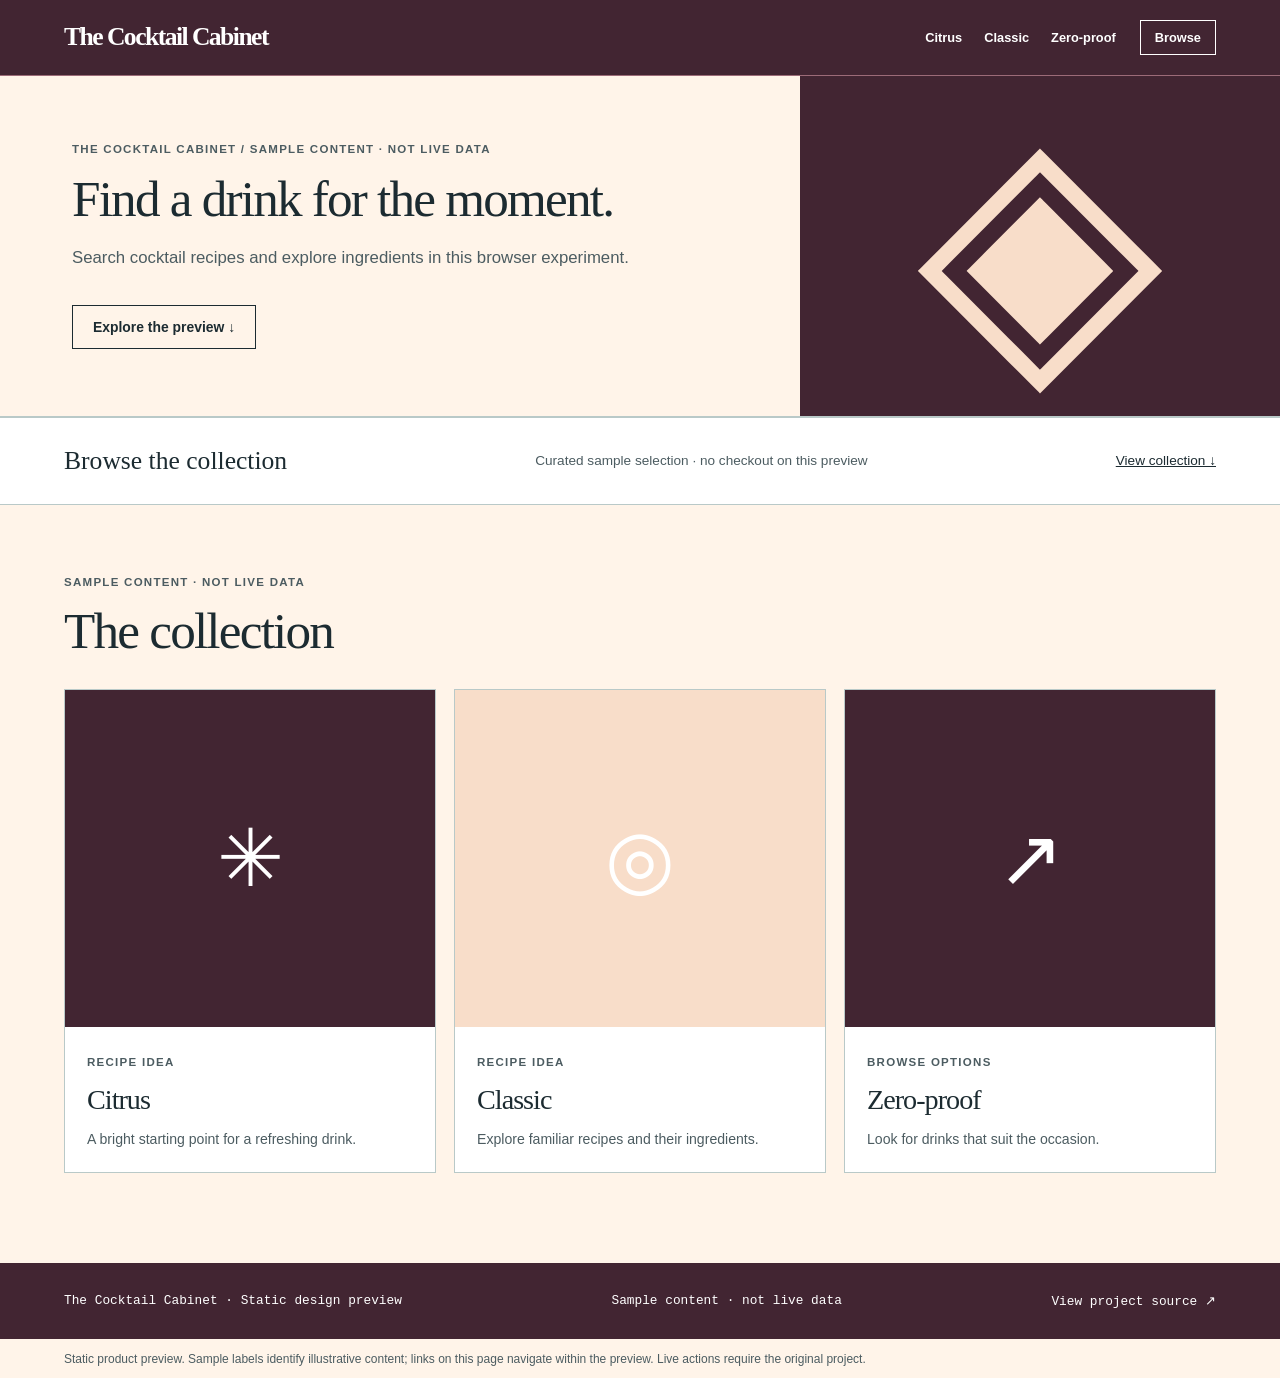
<file: showcase-design/showcases/Drinks/index.html>
<!doctype html><html lang="en"><head><meta charset="utf-8"><meta name="viewport" content="width=device-width,initial-scale=1"><meta name="description" content="Search cocktail recipes and explore ingredients in this browser experiment."><title>The Cocktail Cabinet — Find a drink for the moment.</title><link rel="stylesheet" href="styles.css"><link rel="stylesheet" href="product.css"></head><body class="product-page product-store"><a class="p-skip" href="#main">Skip to content</a><header class="p-nav"><a class="p-brand" href="#home">The Cocktail Cabinet</a><nav aria-label="Sections"><a href="#item-0">Citrus</a><a href="#item-1">Classic</a><a href="#item-2">Zero-proof</a></nav><a class="p-nav-extra" href="#items">Browse</a></header><main id="main"><section class="p-heading" id="home"><div class="p-copy"><span class="p-overline">The Cocktail Cabinet / Sample content · not live data</span><h1>Find a drink for the moment.</h1><p>Search cocktail recipes and explore ingredients in this browser experiment.</p><a class="p-action" href="#items">Explore the preview <span aria-hidden="true">↓</span></a></div><div class="p-hero-graphic" aria-hidden="true"><span>◈</span></div></section><div id="workspace"><section class="p-shopbar"><b>Browse the collection</b><span>Curated sample selection · no checkout on this preview</span><a href="#items">View collection ↓</a></section></div><section id="items" class="p-collection"><div class="p-section-title"><div><small>Sample content · not live data</small><h2>The collection</h2></div></div><div class="p-grid store"><article class="p-item" id="item-0"><div class="p-image store"><span aria-hidden="true">✳</span></div><div class="p-item-info"><small>Recipe idea</small><h3>Citrus</h3><p>A bright starting point for a refreshing drink.</p></div></article><article class="p-item" id="item-1"><div class="p-image store"><span aria-hidden="true">◎</span></div><div class="p-item-info"><small>Recipe idea</small><h3>Classic</h3><p>Explore familiar recipes and their ingredients.</p></div></article><article class="p-item" id="item-2"><div class="p-image store"><span aria-hidden="true">↗</span></div><div class="p-item-info"><small>Browse options</small><h3>Zero-proof</h3><p>Look for drinks that suit the occasion.</p></div></article></div></section></main><footer class="p-footer"><span>The Cocktail Cabinet · Static design preview</span><span>Sample content · not live data</span><a href="https://github.com/Athaher-Sayem/Drinks/tree/Shocase_design" target="_blank" rel="noopener noreferrer">View project source ↗</a></footer><p class="p-disclosure">Static product preview. Sample labels identify illustrative content; links on this page navigate within the preview. Live actions require the original project.</p></body></html>
</file>
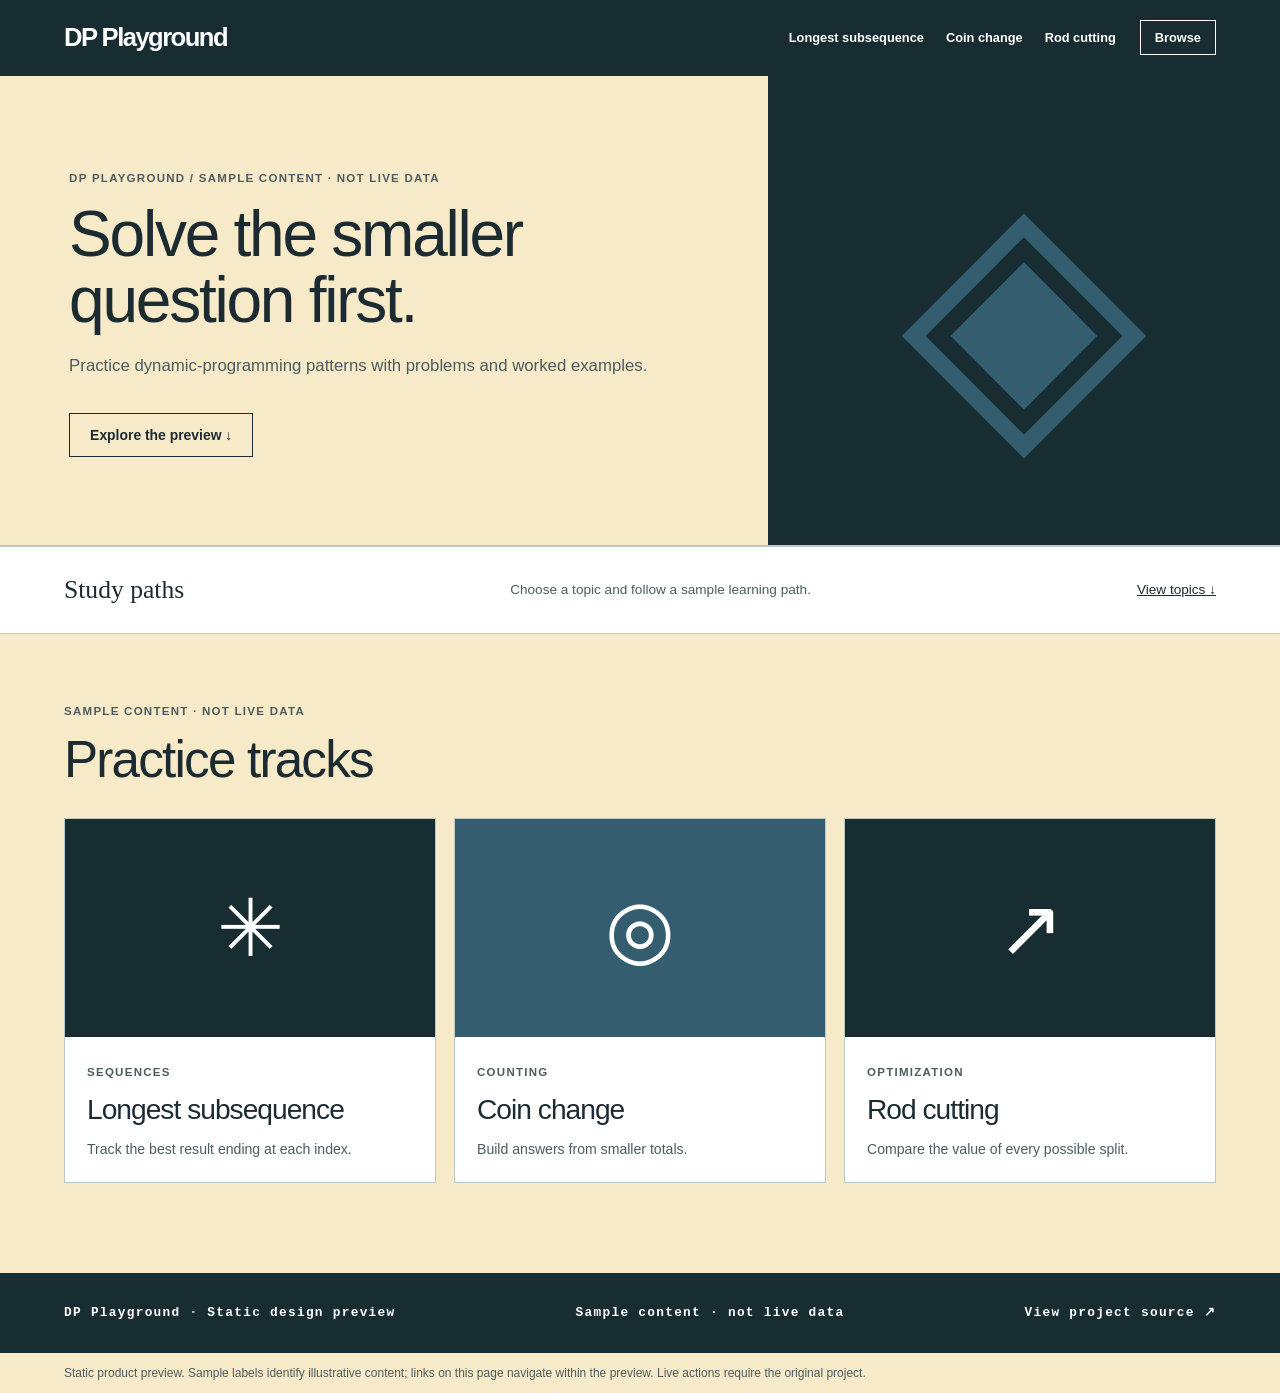
<file: showcase-design/showcases/Dynamic-Programming/index.html>
<!doctype html><html lang="en"><head><meta charset="utf-8"><meta name="viewport" content="width=device-width,initial-scale=1"><meta name="description" content="Practice dynamic-programming patterns with problems and worked examples."><title>DP Playground — Solve the smaller question first.</title><link rel="stylesheet" href="styles.css"><link rel="stylesheet" href="product.css"></head><body class="product-page product-learning"><a class="p-skip" href="#main">Skip to content</a><header class="p-nav"><a class="p-brand" href="#home">DP Playground</a><nav aria-label="Sections"><a href="#item-0">Longest subsequence</a><a href="#item-1">Coin change</a><a href="#item-2">Rod cutting</a></nav><a class="p-nav-extra" href="#items">Browse</a></header><main id="main"><section class="p-heading" id="home"><div class="p-copy"><span class="p-overline">DP Playground / Sample content · not live data</span><h1>Solve the smaller question first.</h1><p>Practice dynamic-programming patterns with problems and worked examples.</p><a class="p-action" href="#items">Explore the preview <span aria-hidden="true">↓</span></a></div><div class="p-hero-graphic" aria-hidden="true"><span>◈</span></div></section><div id="workspace"><section class="p-shopbar"><b>Study paths</b><span>Choose a topic and follow a sample learning path.</span><a href="#items">View topics ↓</a></section></div><section id="items" class="p-collection"><div class="p-section-title"><div><small>Sample content · not live data</small><h2>Practice tracks</h2></div></div><div class="p-grid learning"><article class="p-item" id="item-0"><div class="p-image learning"><span aria-hidden="true">✳</span></div><div class="p-item-info"><small>Sequences</small><h3>Longest subsequence</h3><p>Track the best result ending at each index.</p></div></article><article class="p-item" id="item-1"><div class="p-image learning"><span aria-hidden="true">◎</span></div><div class="p-item-info"><small>Counting</small><h3>Coin change</h3><p>Build answers from smaller totals.</p></div></article><article class="p-item" id="item-2"><div class="p-image learning"><span aria-hidden="true">↗</span></div><div class="p-item-info"><small>Optimization</small><h3>Rod cutting</h3><p>Compare the value of every possible split.</p></div></article></div></section></main><footer class="p-footer"><span>DP Playground · Static design preview</span><span>Sample content · not live data</span><a href="https://github.com/Athaher-Sayem/Dynamic-Programming/tree/Shocase_design" target="_blank" rel="noopener noreferrer">View project source ↗</a></footer><p class="p-disclosure">Static product preview. Sample labels identify illustrative content; links on this page navigate within the preview. Live actions require the original project.</p></body></html>
</file>
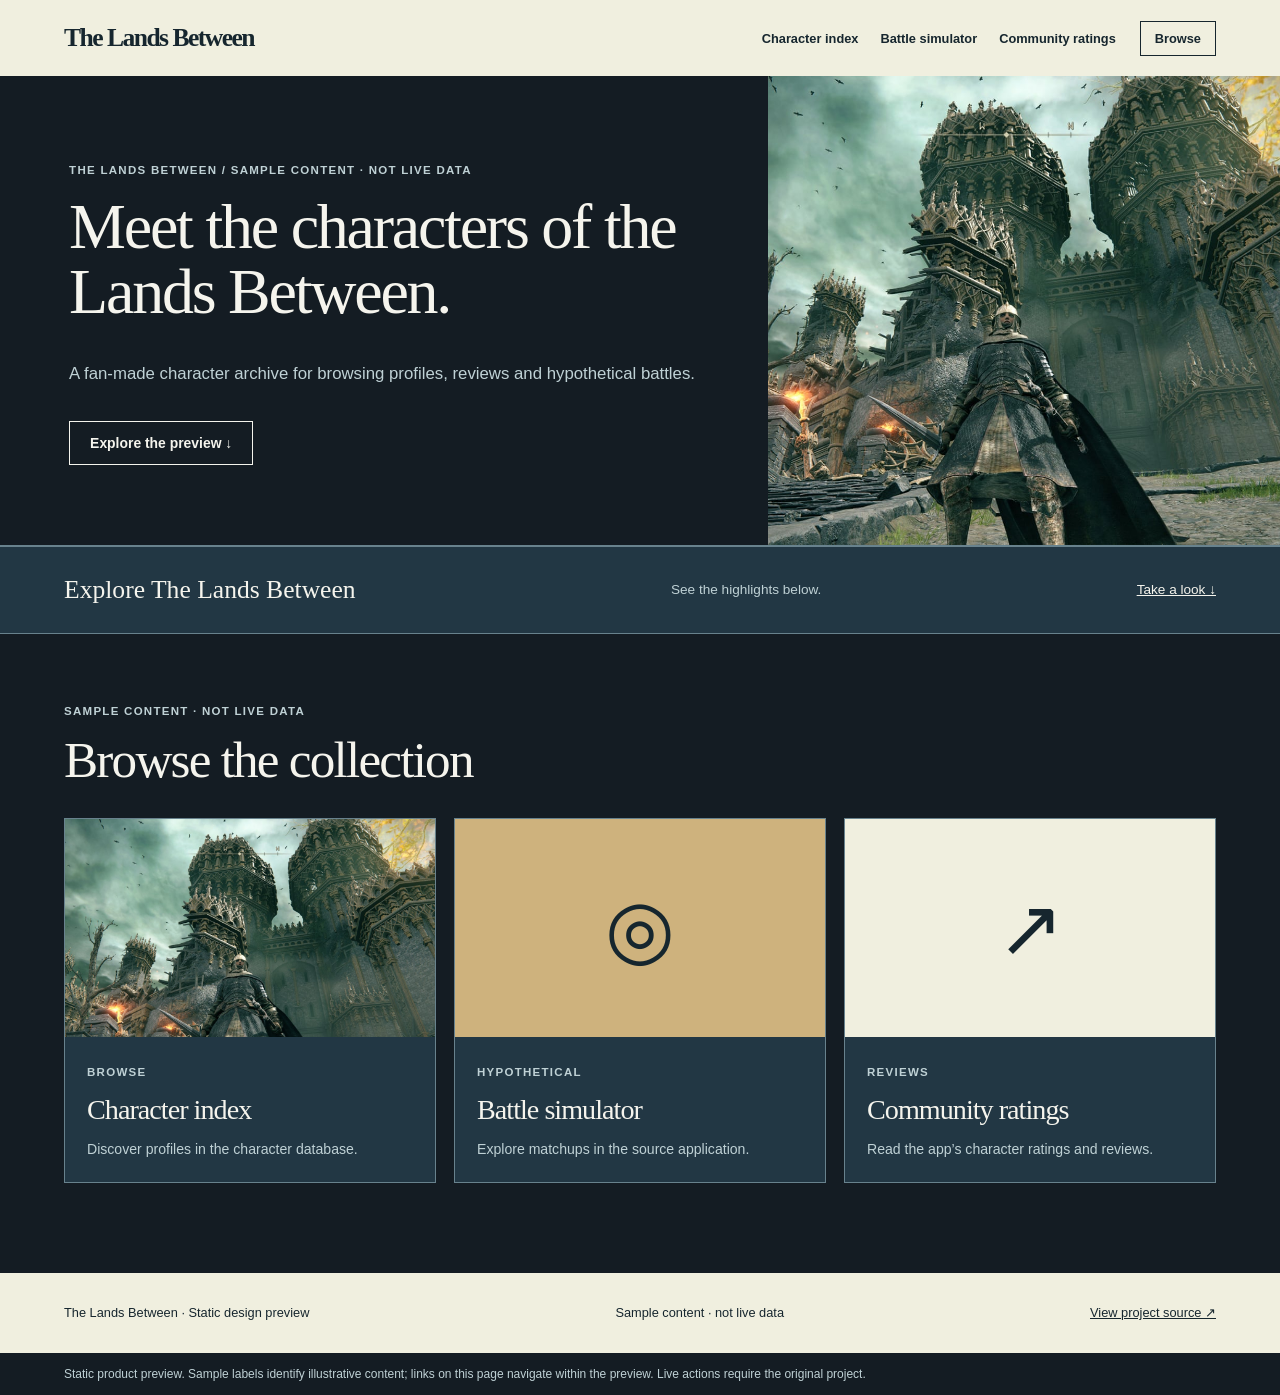
<file: showcase-design/showcases/Elden_RING/index.html>
<!doctype html><html lang="en"><head><meta charset="utf-8"><meta name="viewport" content="width=device-width,initial-scale=1"><meta name="description" content="A fan-made character archive for browsing profiles, reviews and hypothetical battles."><title>The Lands Between — Meet the characters of the Lands Between.</title><link rel="stylesheet" href="styles.css"><link rel="stylesheet" href="product.css"></head><body class="product-page product-archive"><a class="p-skip" href="#main">Skip to content</a><header class="p-nav"><a class="p-brand" href="#home">The Lands Between</a><nav aria-label="Sections"><a href="#item-0">Character index</a><a href="#item-1">Battle simulator</a><a href="#item-2">Community ratings</a></nav><a class="p-nav-extra" href="#items">Browse</a></header><main id="main"><section class="p-heading" id="home"><div class="p-copy"><span class="p-overline">The Lands Between / Sample content · not live data</span><h1>Meet the characters of the Lands Between.</h1><p>A fan-made character archive for browsing profiles, reviews and hypothetical battles.</p><a class="p-action" href="#items">Explore the preview <span aria-hidden="true">↓</span></a></div><div class="p-hero-image"><img src="assets/feature.jpg" alt="Project image from the original repository"></div></section><div id="workspace"><section class="p-shopbar"><b>Explore The Lands Between</b><span>See the highlights below.</span><a href="#items">Take a look ↓</a></section></div><section id="items" class="p-collection"><div class="p-section-title"><div><small>Sample content · not live data</small><h2>Browse the collection</h2></div></div><div class="p-grid archive"><article class="p-item" id="item-0"><div class="p-image archive"><img loading="lazy" src="assets/feature.jpg" alt="Image from the original project"></div><div class="p-item-info"><small>Browse</small><h3>Character index</h3><p>Discover profiles in the character database.</p></div></article><article class="p-item" id="item-1"><div class="p-image archive"><span aria-hidden="true">◎</span></div><div class="p-item-info"><small>Hypothetical</small><h3>Battle simulator</h3><p>Explore matchups in the source application.</p></div></article><article class="p-item" id="item-2"><div class="p-image archive"><span aria-hidden="true">↗</span></div><div class="p-item-info"><small>Reviews</small><h3>Community ratings</h3><p>Read the app’s character ratings and reviews.</p></div></article></div></section></main><footer class="p-footer"><span>The Lands Between · Static design preview</span><span>Sample content · not live data</span><a href="https://github.com/Athaher-Sayem/Elden_RING/tree/Shocase_design" target="_blank" rel="noopener noreferrer">View project source ↗</a></footer><p class="p-disclosure">Static product preview. Sample labels identify illustrative content; links on this page navigate within the preview. Live actions require the original project.</p></body></html>
</file>
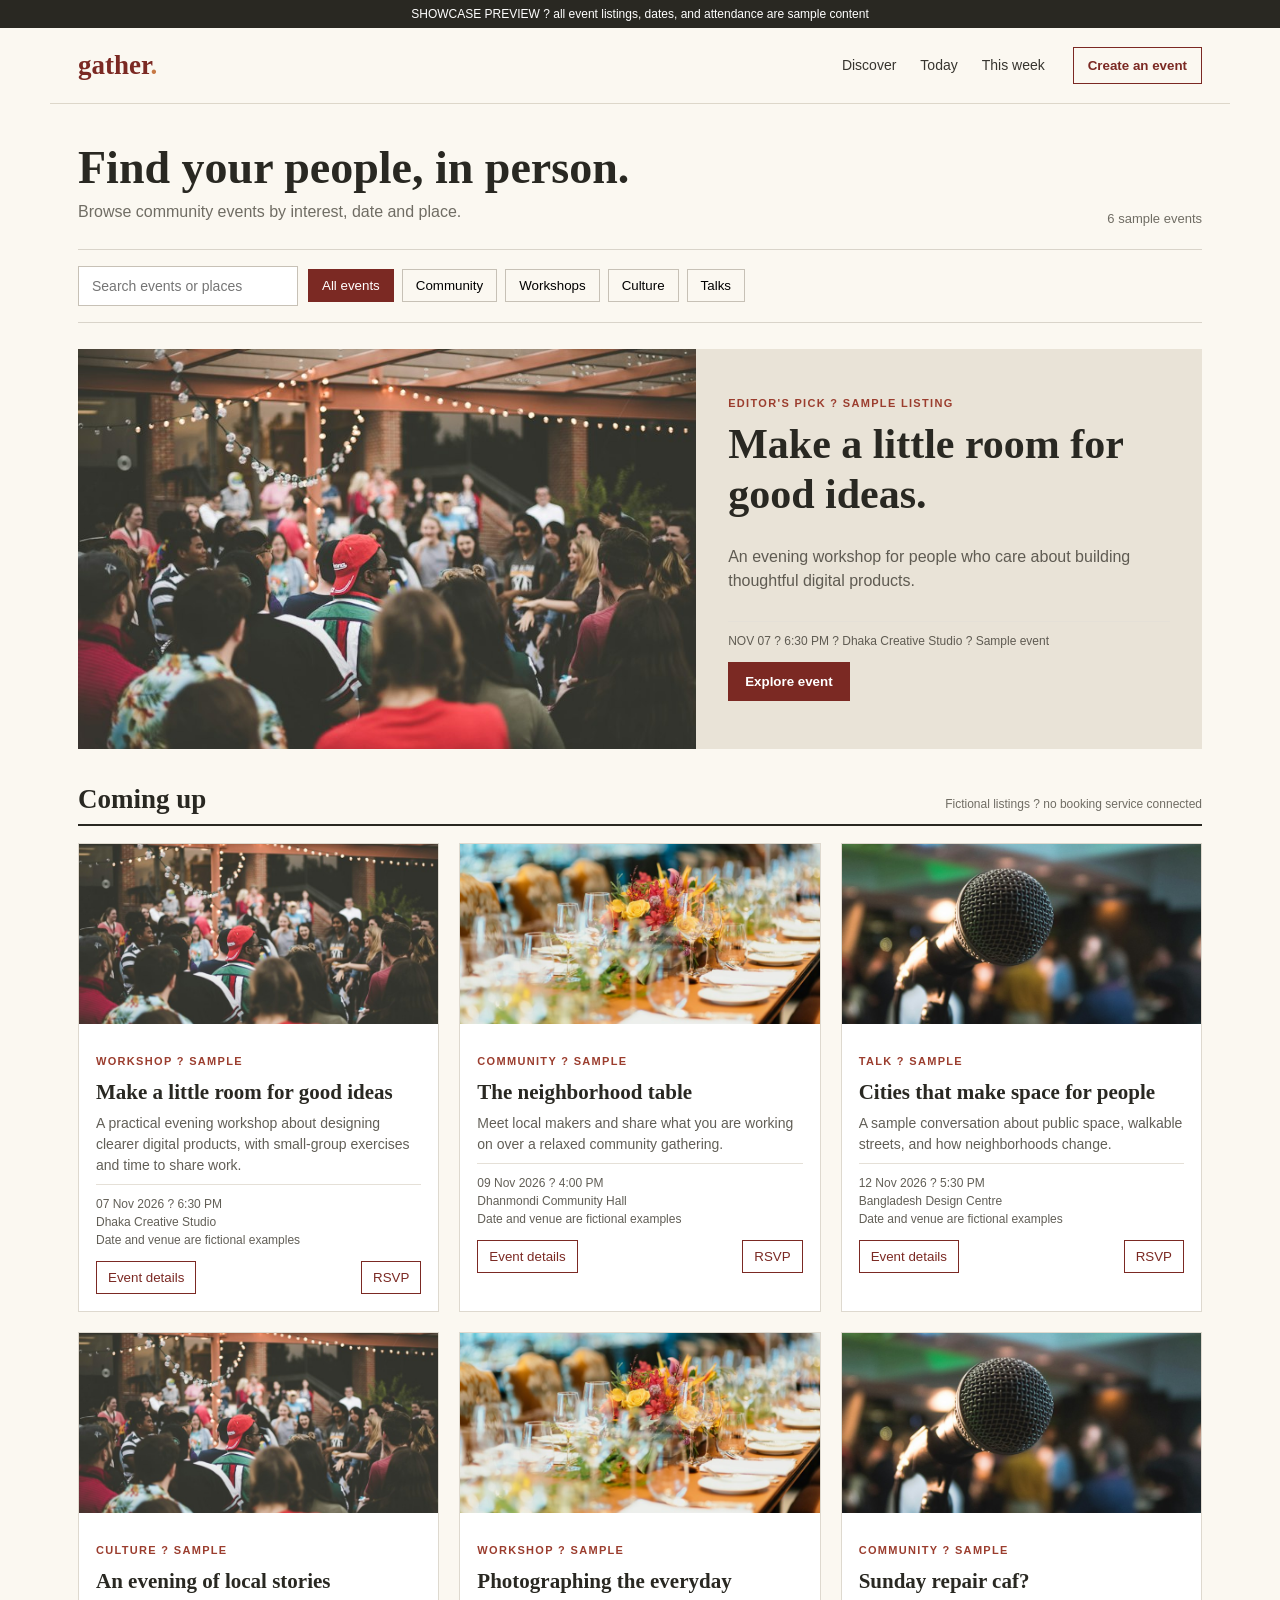
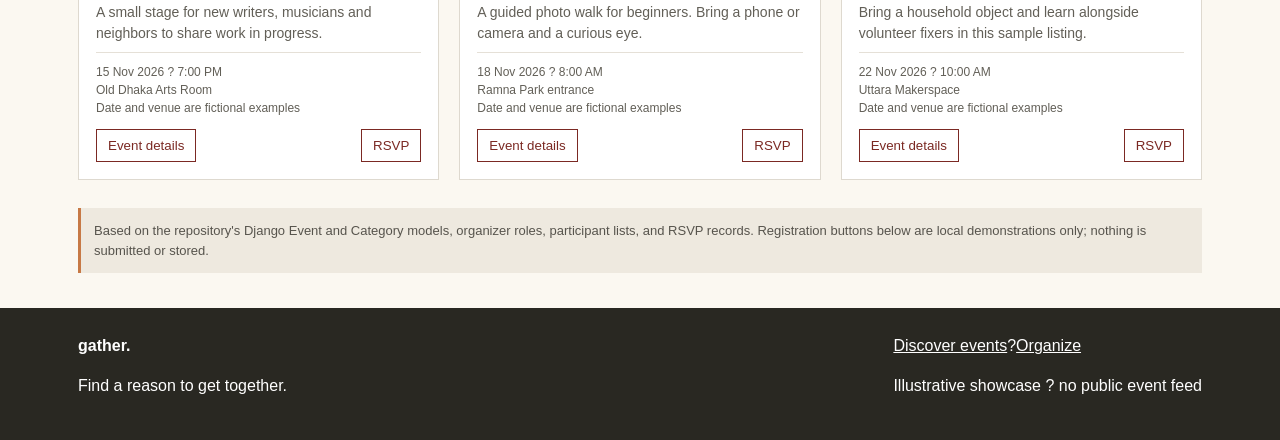
<file: showcase-design/showcases/Event-Management/index.html>
<!doctype html><html lang="en"><head><meta charset="utf-8"><meta name="viewport" content="width=device-width,initial-scale=1"><title>Gather ? find your next event</title><meta name="description" content="A sample event discovery homepage based on the Django events and RSVP project."><style>*{box-sizing:border-box}body{margin:0;background:#fbf8f1;color:#292822;font-family:Inter,Arial,sans-serif;line-height:1.5}.wrap{max-width:1180px;margin:auto;padding:0 28px}.demo{background:#292822;color:#fff;text-align:center;font:12px Arial,sans-serif;padding:7px}.head{height:76px;display:flex;align-items:center;gap:28px;border-bottom:1px solid #ddd7ca}.brand{font:800 27px Georgia,serif;color:#7b2923;text-decoration:none}.brand span{color:#c77945}.head nav{display:flex;gap:24px;margin-left:auto}.head nav a{color:#37352f;text-decoration:none;font-size:14px}.head nav a:hover{color:#9b3d2e}.organize{border:1px solid #7b2923;background:transparent;color:#7b2923;padding:10px 14px;cursor:pointer;font-weight:700}.intro{display:flex;justify-content:space-between;align-items:end;padding:38px 0 20px}.intro p{color:#706d64;margin:5px 0}.intro h1{font:700 clamp(30px,4vw,46px)/1.15 Georgia,serif;margin:0}.count{font-size:13px;color:#706d64}.toolbar{display:flex;gap:10px;align-items:center;padding:16px 0;border-block:1px solid #d9d4ca}.toolbar input{padding:11px 13px;border:1px solid #c7c1b6;background:white;font:14px Arial,sans-serif;min-width:220px}.cats{display:flex;gap:8px;overflow:auto}.cats button{border:1px solid #c7c1b6;background:transparent;padding:8px 13px;white-space:nowrap;cursor:pointer}.cats button[aria-pressed=true],.cats button:hover{background:#7b2923;color:white;border-color:#7b2923}.feature{display:grid;grid-template-columns:1.1fr .9fr;background:#e9e3d7;margin:26px 0 35px;min-height:300px}.feature img{width:100%;height:100%;object-fit:cover;max-height:400px}.feature-copy{padding:32px;display:flex;flex-direction:column;justify-content:center}.eyebrow{font:700 11px Arial,sans-serif;text-transform:uppercase;letter-spacing:.12em;color:#9b3d2e}.feature h2{font:700 clamp(27px,3.6vw,42px)/1.2 Georgia,serif;margin:10px 0}.feature p{color:#5f5b52}.cta{align-self:flex-start;background:#7b2923;color:white;border:0;padding:12px 17px;cursor:pointer;font-weight:700}.bar{display:flex;justify-content:space-between;align-items:baseline;border-bottom:2px solid #292822;padding-bottom:9px;margin-bottom:17px}.bar h2{margin:0;font:700 27px Georgia,serif}.bar span{font-size:12px;color:#706d64}.events{display:grid;grid-template-columns:repeat(3,minmax(0,1fr));gap:20px}.event{background:#fff;border:1px solid #ded9cf;min-width:0}.event img{width:100%;height:180px;object-fit:cover}.event-body{padding:17px}.event-body h3{font:700 21px/1.25 Georgia,serif;margin:7px 0}.event-body p{font-size:14px;color:#625f57;margin:8px 0}.event-meta{font-size:12px!important;border-top:1px solid #e5e0d7;padding-top:10px}.event-actions{display:flex;justify-content:space-between;align-items:center;margin-top:12px}.event-actions button{border:1px solid #7b2923;color:#7b2923;background:white;padding:8px 11px;cursor:pointer}.event-actions button[aria-pressed=true]{background:#7b2923;color:#fff}.empty{display:none;text-align:center;padding:36px;background:#eee9df}.note{margin:28px 0;padding:13px;background:#eee9df;border-left:3px solid #c77945;color:#57544d;font-size:13px}.footer{background:#292822;color:white;padding:26px 0;margin-top:35px}.footer a{color:white}.frow{display:flex;justify-content:space-between;gap:20px;flex-wrap:wrap}.modal{width:min(560px,calc(100% - 28px));border:0;padding:26px;background:#fbf8f1;color:#292822}.modal::backdrop{background:#151515aa}.modal h2{font:700 29px Georgia,serif}.modal input,.modal textarea,.modal select{width:100%;padding:10px;border:1px solid #aaa;margin:5px 0 13px;font:inherit}.modal label{display:block;font-size:13px;font-weight:700}.modal button{padding:10px 14px;border:1px solid #7b2923;background:#7b2923;color:white;cursor:pointer}.modal button.secondary{background:transparent;color:#7b2923}.skip{position:absolute;left:-10000px}.skip:focus{left:10px;top:10px;background:white;padding:10px}a:focus-visible,button:focus-visible,input:focus-visible,textarea:focus-visible,select:focus-visible{outline:3px solid #c77945;outline-offset:3px}@media(max-width:800px){.wrap{padding:0 18px}.head nav{gap:12px}.feature{grid-template-columns:1fr 1fr}.events{grid-template-columns:repeat(2,minmax(0,1fr))}.toolbar{align-items:flex-start;flex-direction:column}.toolbar input{width:100%}.cats{width:100%}}@media(max-width:540px){.wrap{padding:0 14px}.head{height:auto;min-height:66px;flex-wrap:wrap;padding:12px 0;gap:12px}.head nav{order:3;width:100%;overflow:auto;margin:0}.organize{margin-left:auto}.intro{display:block;padding-top:28px}.count{display:block;margin-top:10px}.feature{display:block}.feature img{height:205px}.feature-copy{padding:21px}.events{grid-template-columns:1fr}.event img{height:205px}.bar h2{font-size:23px}}@media(prefers-reduced-motion:reduce){html{scroll-behavior:auto}}</style></head><body><a class="skip" href="#main">Skip to events</a><div class="demo">SHOWCASE PREVIEW ? all event listings, dates, and attendance are sample content</div><header class="wrap head"><a class="brand" href="#top">gather<span>.</span></a><nav aria-label="Main navigation"><a href="#events">Discover</a><a href="#events">Today</a><a href="#events">This week</a></nav><button class="organize" id="create">Create an event</button></header><main class="wrap" id="main"><div class="intro" id="top"><div><h1>Find your people, in person.</h1><p>Browse community events by interest, date and place.</p></div><span class="count" id="count"></span></div><div class="toolbar"><input id="search" type="search" aria-label="Search events" placeholder="Search events or places"><div class="cats" aria-label="Filter events"><button aria-pressed="true" data-cat="All">All events</button><button aria-pressed="false" data-cat="Community">Community</button><button aria-pressed="false" data-cat="Workshop">Workshops</button><button aria-pressed="false" data-cat="Culture">Culture</button><button aria-pressed="false" data-cat="Talk">Talks</button></div></div><section class="feature"><img src="assets/event-posters/studio.jpg" alt="People gathering in a creative studio, sample event artwork"><div class="feature-copy"><span class="eyebrow">Editor's pick ? sample listing</span><h2>Make a little room for good ideas.</h2><p>An evening workshop for people who care about building thoughtful digital products.</p><p class="event-meta">NOV 07 ? 6:30 PM ? Dhaka Creative Studio ? Sample event</p><button class="cta" data-details="0">Explore event</button></div></section><section id="events"><div class="bar"><h2>Coming up</h2><span>Fictional listings ? no booking service connected</span></div><div class="events" id="list"></div><p class="empty" id="empty">No sample events match that search. Try a different category or phrase.</p></section><p class="note">Based on the repository's Django Event and Category models, organizer roles, participant lists, and RSVP records. Registration buttons below are local demonstrations only; nothing is submitted or stored.</p></main><footer class="footer"><div class="wrap frow"><div><strong>gather.</strong><p>Find a reason to get together.</p></div><div><a href="#events">Discover events</a>?<a href="#create">Organize</a><p>Illustrative showcase ? no public event feed</p></div></div></footer><dialog class="modal" id="detail"><span class="eyebrow" id="detailCat"></span><h2 id="detailTitle"></h2><p id="detailDesc"></p><p id="detailMeta"></p><button id="rsvp">RSVP ? demo only</button> <button class="secondary" id="closeDetail">Close</button><p id="feedback" role="status"></p></dialog><dialog class="modal" id="createDialog"><h2>Start an event draft</h2><p>This sample form demonstrates the organizer flow. It does not create an event in the Django app.</p><form id="eventForm"><label>Event name<input required maxlength="80" name="name" placeholder="e.g. Neighborhood sketch walk"></label><label>Category<select name="category"><option>Community</option><option>Workshop</option><option>Culture</option><option>Talk</option></select></label><label>Place<input required maxlength="80" name="place" placeholder="Venue or neighborhood"></label><button>Preview draft</button> <button type="button" class="secondary" id="closeCreate">Cancel</button></form><p id="createFeedback" role="status"></p></dialog><script>
const events=[{cat:'Workshop',title:'Make a little room for good ideas',desc:'A practical evening workshop about designing clearer digital products, with small-group exercises and time to share work.',date:'07 Nov 2026 ? 6:30 PM',place:'Dhaka Creative Studio',image:'studio.jpg'},{cat:'Community',title:'The neighborhood table',desc:'Meet local makers and share what you are working on over a relaxed community gathering.',date:'09 Nov 2026 ? 4:00 PM',place:'Dhanmondi Community Hall',image:'market.jpg'},{cat:'Talk',title:'Cities that make space for people',desc:'A sample conversation about public space, walkable streets, and how neighborhoods change.',date:'12 Nov 2026 ? 5:30 PM',place:'Bangladesh Design Centre',image:'talk.jpg'},{cat:'Culture',title:'An evening of local stories',desc:'A small stage for new writers, musicians and neighbors to share work in progress.',date:'15 Nov 2026 ? 7:00 PM',place:'Old Dhaka Arts Room',image:'studio.jpg'},{cat:'Workshop',title:'Photographing the everyday',desc:'A guided photo walk for beginners. Bring a phone or camera and a curious eye.',date:'18 Nov 2026 ? 8:00 AM',place:'Ramna Park entrance',image:'market.jpg'},{cat:'Community',title:'Sunday repair caf?',desc:'Bring a household object and learn alongside volunteer fixers in this sample listing.',date:'22 Nov 2026 ? 10:00 AM',place:'Uttara Makerspace',image:'talk.jpg'}];let active='All',query='',selected=0,rsvped=new Set();const host=document.querySelector('#list');function render(){const rows=events.map((e,i)=>({...e,i})).filter(e=>(active==='All'||e.cat===active)&&(!query||`${e.title} ${e.cat} ${e.place}`.toLowerCase().includes(query)));host.innerHTML=rows.map(e=>`<article class="event"><img src="assets/event-posters/${e.image}" alt="${e.cat} gathering, sample event poster"><div class="event-body"><span class="eyebrow">${e.cat} ? SAMPLE</span><h3>${e.title}</h3><p>${e.desc}</p><p class="event-meta">${e.date}<br>${e.place}<br>Date and venue are fictional examples</p><div class="event-actions"><button data-details="${e.i}">Event details</button><button aria-pressed="${rsvped.has(e.i)}" data-rsvp="${e.i}">${rsvped.has(e.i)?'Going ? demo':'RSVP'}</button></div></div></article>`).join('');document.querySelector('#empty').style.display=rows.length?'none':'block';document.querySelector('#count').textContent=`${rows.length} sample events`;document.querySelectorAll('[data-details]').forEach(b=>b.onclick=()=>open(+b.dataset.details));document.querySelectorAll('[data-rsvp]').forEach(b=>b.onclick=()=>toggle(+b.dataset.rsvp))}function open(i){selected=i;const e=events[i];document.querySelector('#detailCat').textContent=`${e.cat} ? Sample event`;document.querySelector('#detailTitle').textContent=e.title;document.querySelector('#detailDesc').textContent=e.desc;document.querySelector('#detailMeta').textContent=`${e.date} ? ${e.place} ? illustrative only`;document.querySelector('#feedback').textContent='';document.querySelector('#rsvp').textContent=rsvped.has(i)?'Cancel sample RSVP':'RSVP ? demo only';document.querySelector('#detail').showModal()}function toggle(i){if(rsvped.has(i))rsvped.delete(i);else rsvped.add(i);render();if(document.querySelector('#detail').open){document.querySelector('#rsvp').textContent=rsvped.has(i)?'Cancel sample RSVP':'RSVP ? demo only';document.querySelector('#feedback').textContent=rsvped.has(i)?'Sample RSVP updated in this page only. No account or server was contacted.':'Sample RSVP removed.'}}document.querySelectorAll('[data-cat]').forEach(b=>b.onclick=()=>{active=b.dataset.cat;document.querySelectorAll('[data-cat]').forEach(x=>x.setAttribute('aria-pressed',String(x===b)));render()});document.querySelector('#search').oninput=e=>{query=e.target.value.trim().toLowerCase();render()};document.querySelector('#create').onclick=()=>document.querySelector('#createDialog').showModal();document.querySelector('#eventForm').onsubmit=e=>{e.preventDefault();document.querySelector('#createFeedback').textContent='Draft preview ready. This sample was not saved or sent.'};document.querySelector('#closeCreate').onclick=()=>document.querySelector('#createDialog').close();document.querySelector('#closeDetail').onclick=()=>document.querySelector('#detail').close();document.querySelector('#rsvp').onclick=()=>toggle(selected);render();
</script></body></html>
</file>
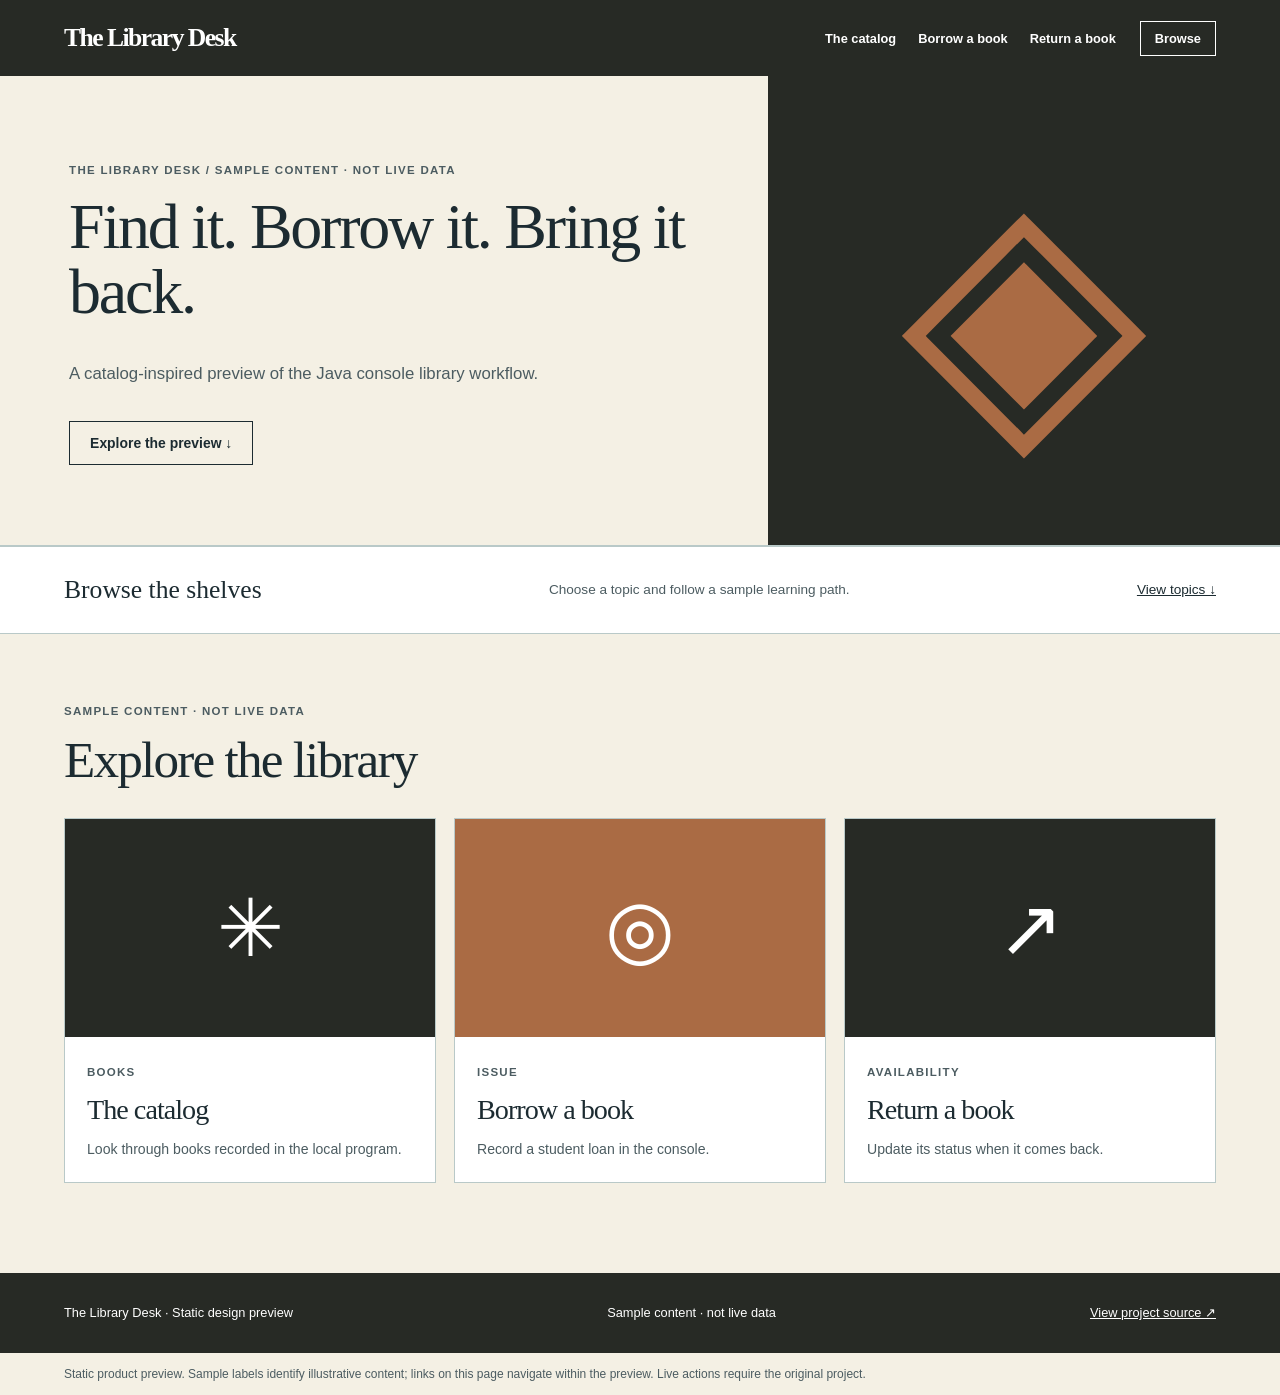
<file: showcase-design/showcases/Library-Management/index.html>
<!doctype html><html lang="en"><head><meta charset="utf-8"><meta name="viewport" content="width=device-width,initial-scale=1"><meta name="description" content="A catalog-inspired preview of the Java console library workflow."><title>The Library Desk — Find it. Borrow it. Bring it back.</title><link rel="stylesheet" href="styles.css"><link rel="stylesheet" href="product.css"></head><body class="product-page product-library"><a class="p-skip" href="#main">Skip to content</a><header class="p-nav"><a class="p-brand" href="#home">The Library Desk</a><nav aria-label="Sections"><a href="#item-0">The catalog</a><a href="#item-1">Borrow a book</a><a href="#item-2">Return a book</a></nav><a class="p-nav-extra" href="#items">Browse</a></header><main id="main"><section class="p-heading" id="home"><div class="p-copy"><span class="p-overline">The Library Desk / Sample content · not live data</span><h1>Find it. Borrow it. Bring it back.</h1><p>A catalog-inspired preview of the Java console library workflow.</p><a class="p-action" href="#items">Explore the preview <span aria-hidden="true">↓</span></a></div><div class="p-hero-graphic" aria-hidden="true"><span>◈</span></div></section><div id="workspace"><section class="p-shopbar"><b>Browse the shelves</b><span>Choose a topic and follow a sample learning path.</span><a href="#items">View topics ↓</a></section></div><section id="items" class="p-collection"><div class="p-section-title"><div><small>Sample content · not live data</small><h2>Explore the library</h2></div></div><div class="p-grid library"><article class="p-item" id="item-0"><div class="p-image library"><span aria-hidden="true">✳</span></div><div class="p-item-info"><small>Books</small><h3>The catalog</h3><p>Look through books recorded in the local program.</p></div></article><article class="p-item" id="item-1"><div class="p-image library"><span aria-hidden="true">◎</span></div><div class="p-item-info"><small>Issue</small><h3>Borrow a book</h3><p>Record a student loan in the console.</p></div></article><article class="p-item" id="item-2"><div class="p-image library"><span aria-hidden="true">↗</span></div><div class="p-item-info"><small>Availability</small><h3>Return a book</h3><p>Update its status when it comes back.</p></div></article></div></section></main><footer class="p-footer"><span>The Library Desk · Static design preview</span><span>Sample content · not live data</span><a href="https://github.com/Athaher-Sayem/Library-Management/tree/Shocase_design" target="_blank" rel="noopener noreferrer">View project source ↗</a></footer><p class="p-disclosure">Static product preview. Sample labels identify illustrative content; links on this page navigate within the preview. Live actions require the original project.</p></body></html>
</file>
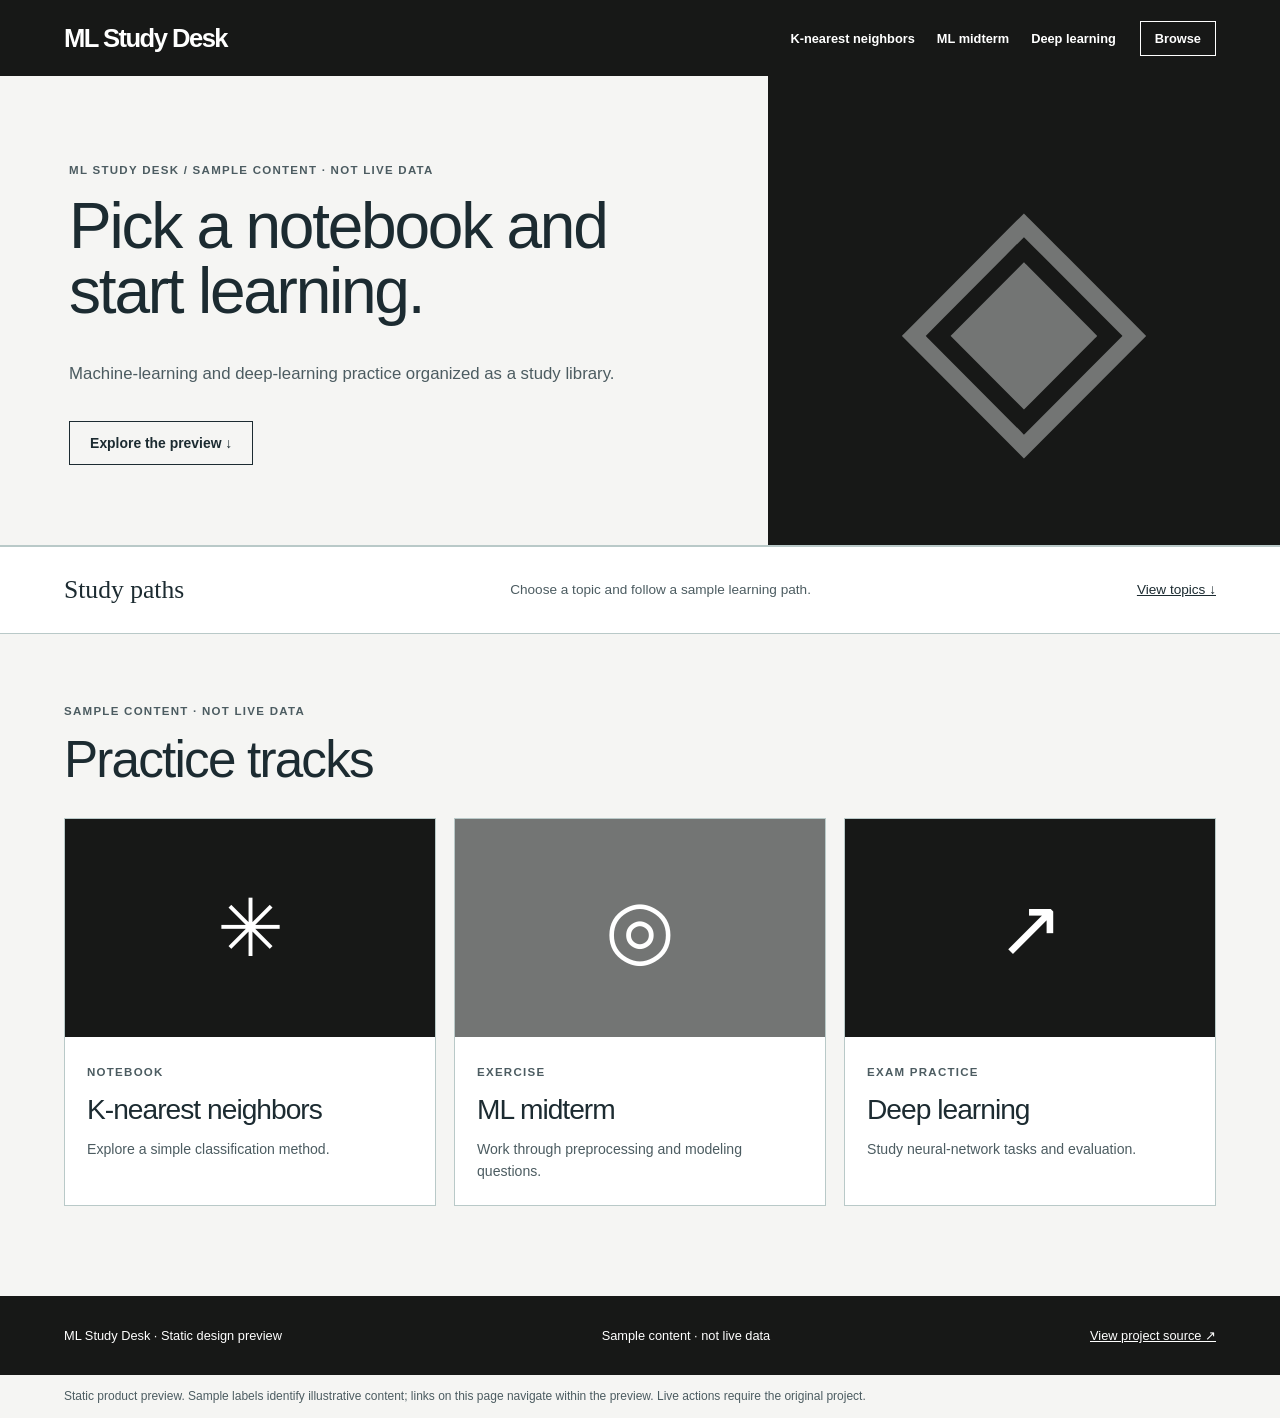
<file: showcase-design/showcases/ML-Train/index.html>
<!doctype html><html lang="en"><head><meta charset="utf-8"><meta name="viewport" content="width=device-width,initial-scale=1"><meta name="description" content="Machine-learning and deep-learning practice organized as a study library."><title>ML Study Desk — Pick a notebook and start learning.</title><link rel="stylesheet" href="styles.css"><link rel="stylesheet" href="product.css"></head><body class="product-page product-learning"><a class="p-skip" href="#main">Skip to content</a><header class="p-nav"><a class="p-brand" href="#home">ML Study Desk</a><nav aria-label="Sections"><a href="#item-0">K-nearest neighbors</a><a href="#item-1">ML midterm</a><a href="#item-2">Deep learning</a></nav><a class="p-nav-extra" href="#items">Browse</a></header><main id="main"><section class="p-heading" id="home"><div class="p-copy"><span class="p-overline">ML Study Desk / Sample content · not live data</span><h1>Pick a notebook and start learning.</h1><p>Machine-learning and deep-learning practice organized as a study library.</p><a class="p-action" href="#items">Explore the preview <span aria-hidden="true">↓</span></a></div><div class="p-hero-graphic" aria-hidden="true"><span>◈</span></div></section><div id="workspace"><section class="p-shopbar"><b>Study paths</b><span>Choose a topic and follow a sample learning path.</span><a href="#items">View topics ↓</a></section></div><section id="items" class="p-collection"><div class="p-section-title"><div><small>Sample content · not live data</small><h2>Practice tracks</h2></div></div><div class="p-grid learning"><article class="p-item" id="item-0"><div class="p-image learning"><span aria-hidden="true">✳</span></div><div class="p-item-info"><small>Notebook</small><h3>K-nearest neighbors</h3><p>Explore a simple classification method.</p></div></article><article class="p-item" id="item-1"><div class="p-image learning"><span aria-hidden="true">◎</span></div><div class="p-item-info"><small>Exercise</small><h3>ML midterm</h3><p>Work through preprocessing and modeling questions.</p></div></article><article class="p-item" id="item-2"><div class="p-image learning"><span aria-hidden="true">↗</span></div><div class="p-item-info"><small>Exam practice</small><h3>Deep learning</h3><p>Study neural-network tasks and evaluation.</p></div></article></div></section></main><footer class="p-footer"><span>ML Study Desk · Static design preview</span><span>Sample content · not live data</span><a href="https://github.com/Athaher-Sayem/ML-Train/tree/Shocase_design" target="_blank" rel="noopener noreferrer">View project source ↗</a></footer><p class="p-disclosure">Static product preview. Sample labels identify illustrative content; links on this page navigate within the preview. Live actions require the original project.</p></body></html>
</file>
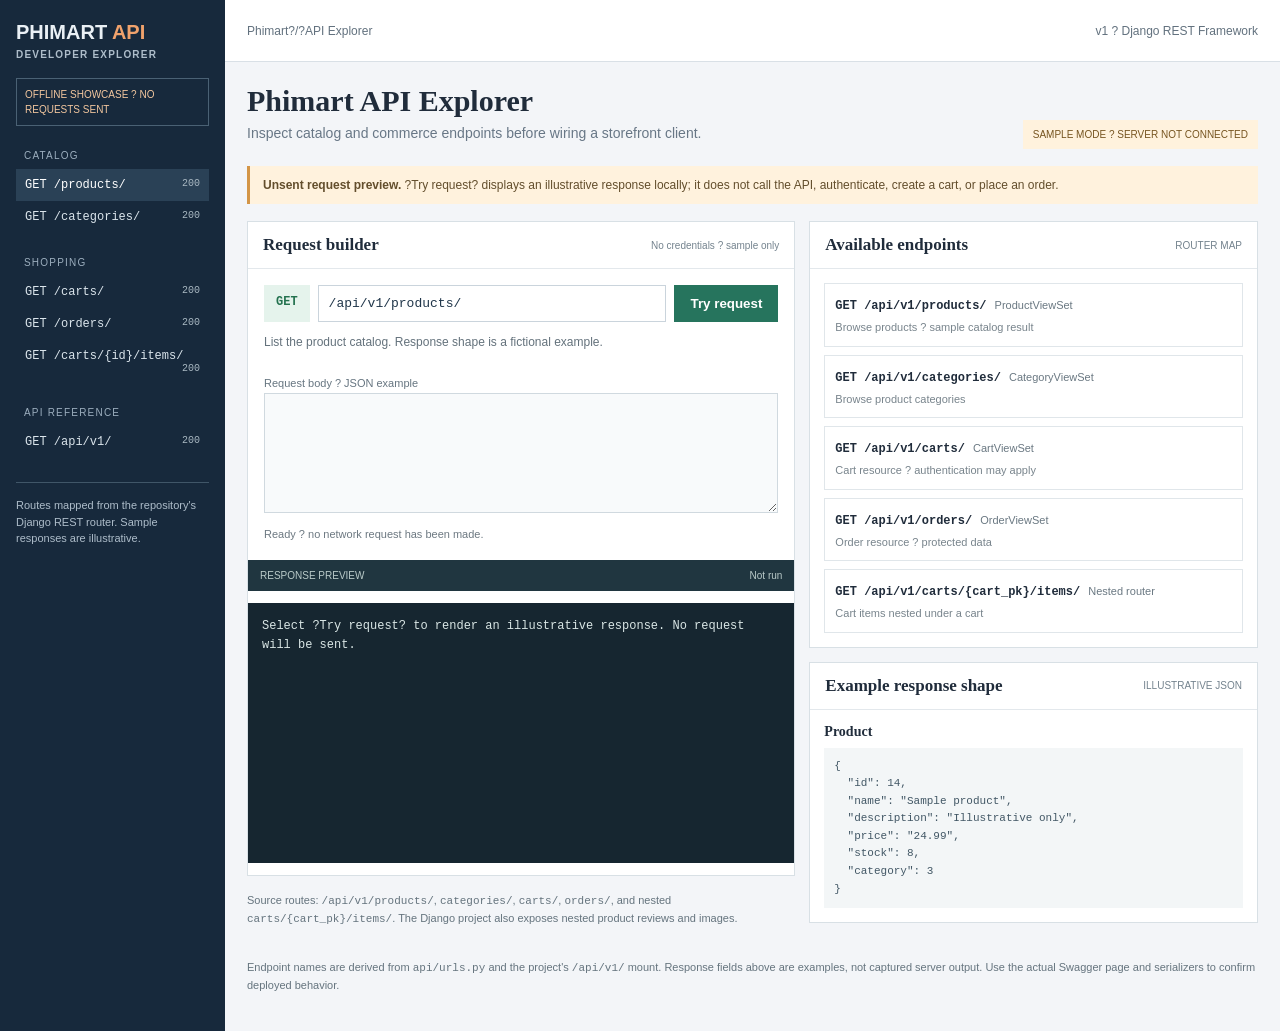
<file: showcase-design/showcases/Phimart/index.html>
<!doctype html><html lang="en"><head><meta charset="utf-8"><meta name="viewport" content="width=device-width,initial-scale=1"><title>Phimart API Explorer</title><meta name="description" content="A static developer console preview for the Phimart Django REST API."><style>*{box-sizing:border-box}body{margin:0;background:#f3f5f8;color:#202c3b;font:14px/1.5 Inter,"Segoe UI",Arial,sans-serif}.app{min-height:100vh;display:grid;grid-template-columns:225px minmax(0,1fr)}aside{background:#17293c;color:#eaf0f5;padding:21px 16px}.brand{font:800 20px Arial,sans-serif}.brand span{color:#f0a26c}.brand small{display:block;color:#aebdca;font-size:10px;letter-spacing:.12em;text-transform:uppercase;margin-top:5px}.sample{border:1px solid #4a6174;color:#f3c79f;padding:8px;margin:18px 0;font-size:10px}.group{font-size:10px;color:#9caebe;letter-spacing:.12em;text-transform:uppercase;margin:22px 8px 6px}.routes button{width:100%;text-align:left;background:transparent;border:0;color:#dbe5ec;padding:9px;cursor:pointer;font:12px Consolas,monospace}.routes button[aria-current=true],.routes button:hover{background:#2a4156;color:#fff}.routes small{float:right;color:#a8b7c1}.foot{border-top:1px solid #405668;padding-top:14px;margin-top:24px;font-size:11px;color:#aebdca}.main{min-width:0}.top{height:62px;background:white;border-bottom:1px solid #d9e0e6;display:flex;justify-content:space-between;align-items:center;padding:0 22px;font-size:12px;color:#62717e}.content{max-width:1400px;margin:auto;padding:22px}.intro{display:flex;justify-content:space-between;gap:14px;align-items:end}.intro h1{font:700 30px Georgia,serif;margin:0}.intro p{margin:5px 0;color:#687786}.offline{background:#fff2dd;color:#775521;padding:7px 10px;font-size:10px;white-space:nowrap}.notice{margin:17px 0;background:#fff2dd;border-left:3px solid #d39547;padding:10px 13px;font-size:12px;color:#634e2c}.layout{display:grid;grid-template-columns:minmax(0,1.1fr) minmax(300px,.9fr);gap:14px}.panel{background:#fff;border:1px solid #d8e0e5;min-width:0}.panel-head{padding:13px 15px;border-bottom:1px solid #e3e8ec;display:flex;justify-content:space-between;align-items:center}.panel-head h2{font:700 17px Georgia,serif;margin:0}.panel-head span{font-size:10px;color:#74838e}.request{padding:16px}.methodrow{display:flex;gap:8px}.method{padding:10px 12px;background:#e5f3ec;color:#24724f;font:700 12px Consolas,monospace}.path{flex:1;min-width:0;padding:10px;border:1px solid #cad4dc;font:13px Consolas,monospace;color:#20364a}.try{background:#26745d;color:white;border:0;padding:0 16px;cursor:pointer;font-weight:700}.description{font-size:12px;color:#64727c;margin:11px 0}.request textarea{width:100%;min-height:120px;padding:11px;border:1px solid #d0d9df;background:#f8fafb;font:12px/1.6 Consolas,monospace;resize:vertical}.params{display:flex;gap:8px;flex-wrap:wrap;margin:10px 0}.params label{font-size:11px;color:#5e707e}.params input{width:90px;padding:7px;border:1px solid #cbd5dd}.response{background:#162630;color:#d9e6e5;min-height:260px;padding:14px;font:12px/1.6 Consolas,monospace;white-space:pre-wrap;overflow:auto}.response-head{display:flex;justify-content:space-between;background:#203640;color:#bacbc9;padding:8px 12px;font-size:10px}.schema{padding:14px}.schema h3{font:700 14px Georgia,serif;margin:0 0 8px}.schema code{display:block;background:#f3f6f7;padding:10px;white-space:pre-wrap;overflow-wrap:anywhere;font:11px/1.6 Consolas,monospace;color:#425765}.endpoint-list{display:grid;gap:8px;padding:14px}.endpoint{border:1px solid #e0e6ea;padding:10px;cursor:pointer}.endpoint:hover{border-color:#448974;background:#f6faf8}.endpoint b{font:700 12px Consolas,monospace}.endpoint span{font-size:11px;color:#6a7882;margin-left:8px}.endpoint p{margin:4px 0 0;color:#78848c;font-size:11px}.note{color:#65747e;font-size:11px;margin:16px 0}.status{display:block;min-height:18px;color:#6c7881;font-size:11px;margin-top:7px}.skip{position:absolute;left:-999px}.skip:focus{left:10px;top:10px;background:white;padding:8px}button:focus-visible,input:focus-visible,textarea:focus-visible{outline:3px solid #df9760;outline-offset:3px}@media(max-width:900px){.app{grid-template-columns:180px minmax(0,1fr)}.content{padding:15px}.layout{grid-template-columns:1fr}}@media(max-width:560px){.app{display:block}aside{padding:12px}.brand small,.sample,.group,.foot{display:none}.routes{display:flex;overflow:auto;margin-top:8px}.routes button{white-space:nowrap;width:auto}.top{height:auto;padding:11px 13px}.content{padding:12px}.intro{display:block}.intro h1{font-size:26px}.offline{display:inline-block;margin-top:8px}.methodrow{flex-wrap:wrap}.path{flex-basis:65%}.try{min-height:40px;flex:1}.request{padding:12px}.response{min-height:220px}.params input{width:75px}}@media(prefers-reduced-motion:reduce){html{scroll-behavior:auto}}</style></head><body><a class="skip" href="#main">Skip to API explorer</a><div class="app"><aside><div class="brand">PHIMART<span> API</span><small>Developer explorer</small></div><div class="sample">OFFLINE SHOWCASE ? NO REQUESTS SENT</div><div class="group">Catalog</div><nav class="routes"><button data-id="products" aria-current="true">GET /products/ <small>200</small></button><button data-id="categories">GET /categories/ <small>200</small></button></nav><div class="group">Shopping</div><nav class="routes"><button data-id="carts">GET /carts/ <small>200</small></button><button data-id="orders">GET /orders/ <small>200</small></button><button data-id="cart-items">GET /carts/{id}/items/ <small>200</small></button></nav><div class="group">API reference</div><nav class="routes"><button data-id="root">GET /api/v1/ <small>200</small></button></nav><div class="foot">Routes mapped from the repository's Django REST router. Sample responses are illustrative.</div></aside><div class="main"><header class="top"><span>Phimart?/?API Explorer</span><span>v1 ? Django REST Framework</span></header><main class="content" id="main"><section class="intro"><div><h1>Phimart API Explorer</h1><p>Inspect catalog and commerce endpoints before wiring a storefront client.</p></div><span class="offline">SAMPLE MODE ? SERVER NOT CONNECTED</span></section><div class="notice"><b>Unsent request preview.</b> ?Try request? displays an illustrative response locally; it does not call the API, authenticate, create a cart, or place an order.</div><div class="layout"><section><article class="panel"><header class="panel-head"><h2>Request builder</h2><span id="auth">No credentials ? sample only</span></header><div class="request"><div class="methodrow"><span class="method" id="method">GET</span><input class="path" id="path" aria-label="API path" readonly><button class="try" id="try">Try request</button></div><p class="description" id="description"></p><div class="params" id="params"></div><label for="body" style="font-size:11px;color:#667580">Request body ? JSON example</label><textarea id="body" spellcheck="false" aria-label="Request body"></textarea><span class="status" id="status" role="status">Ready ? no network request has been made.</span></div><div class="response-head"><span>RESPONSE PREVIEW</span><span id="responseCode">Not run</span></div><pre class="response" id="response">Select an endpoint and click ?Try request? to render sample JSON.</pre></article><p class="note">Source routes: <code>/api/v1/products/</code>, <code>categories/</code>, <code>carts/</code>, <code>orders/</code>, and nested <code>carts/{cart_pk}/items/</code>. The Django project also exposes nested product reviews and images.</p></section><section><article class="panel"><header class="panel-head"><h2>Available endpoints</h2><span>ROUTER MAP</span></header><div class="endpoint-list"><article class="endpoint" data-pick="products"><b>GET /api/v1/products/</b><span>ProductViewSet</span><p>Browse products ? sample catalog result</p></article><article class="endpoint" data-pick="categories"><b>GET /api/v1/categories/</b><span>CategoryViewSet</span><p>Browse product categories</p></article><article class="endpoint" data-pick="carts"><b>GET /api/v1/carts/</b><span>CartViewSet</span><p>Cart resource ? authentication may apply</p></article><article class="endpoint" data-pick="orders"><b>GET /api/v1/orders/</b><span>OrderViewSet</span><p>Order resource ? protected data</p></article><article class="endpoint" data-pick="cart-items"><b>GET /api/v1/carts/{cart_pk}/items/</b><span>Nested router</span><p>Cart items nested under a cart</p></article></div></article><article class="panel" style="margin-top:14px"><header class="panel-head"><h2>Example response shape</h2><span>ILLUSTRATIVE JSON</span></header><div class="schema"><h3>Product</h3><code>{
  "id": 14,
  "name": "Sample product",
  "description": "Illustrative only",
  "price": "24.99",
  "stock": 8,
  "category": 3
}</code></div></article></section></div><p class="note">Endpoint names are derived from <code>api/urls.py</code> and the project's <code>/api/v1/</code> mount. Response fields above are examples, not captured server output. Use the actual Swagger page and serializers to confirm deployed behavior.</p></main></div></div><script>
const endpoints={products:{method:'GET',path:'/api/v1/products/',desc:'List the product catalog. Response shape is a fictional example.',body:'',code:'200 OK',json:[{id:14,name:'Sample ceramic mug',description:'Illustrative catalog item.',price:'24.99',stock:8,category:3},{id:15,name:'Sample desk lamp',description:'Not a live product listing.',price:'49.00',stock:3,category:2}]},categories:{method:'GET',path:'/api/v1/categories/',desc:'List product categories. Data shown here is fabricated.',body:'',code:'200 OK',json:[{id:2,name:'Home & living',description:'Sample category.'},{id:3,name:'Kitchen',description:'Illustrative only.'}]},carts:{method:'GET',path:'/api/v1/carts/',desc:'Inspect carts. The real endpoint may require an authenticated user.',body:'',code:'200 ? sample',json:[{id:'sample-cart-id',user:'not included',items:[],note:'Fictional response; no cart was accessed.'}]},orders:{method:'GET',path:'/api/v1/orders/',desc:'Inspect orders. No order or customer data is available in this static showcase.',body:'',code:'200 ? sample',json:[{id:501,status:'Not Paid',note:'Fictional order preview; no order was queried.'}]},'cart-items':{method:'GET',path:'/api/v1/carts/sample-cart-id/items/',desc:'Nested cart-item route from the router. Replace the sample identifier only in a connected API client.',body:'',code:'200 ? sample',json:[{cart:'sample-cart-id',product:14,quantity:1,note:'Illustrative only.'}]},root:{method:'GET',path:'/api/v1/',desc:'Browsable API root mounted by the Django project.',body:'',code:'200 ? sample',json:{products:'/api/v1/products/',categories:'/api/v1/categories/',carts:'/api/v1/carts/',orders:'/api/v1/orders/'}}};let current='products';function choose(id){current=id;const e=endpoints[id];document.querySelectorAll('[data-id]').forEach(b=>b.setAttribute('aria-current',String(b.dataset.id===id)));document.querySelector('#method').textContent=e.method;document.querySelector('#path').value=e.path;document.querySelector('#description').textContent=e.desc;document.querySelector('#body').value=e.body;document.querySelector('#responseCode').textContent='Not run';document.querySelector('#response').textContent='Select ?Try request? to render an illustrative response. No request will be sent.';document.querySelector('#status').textContent='Ready ? no network request has been made.'}document.querySelectorAll('[data-id]').forEach(b=>b.onclick=()=>choose(b.dataset.id));document.querySelectorAll('[data-pick]').forEach(b=>b.onclick=()=>choose(b.dataset.pick));document.querySelector('#try').onclick=()=>{const e=endpoints[current];document.querySelector('#responseCode').textContent=e.code+' ? SAMPLE';document.querySelector('#response').textContent=JSON.stringify(e.json,null,2);document.querySelector('#status').textContent='No request was sent. This response is local illustrative data only.'};choose(current);
</script></body></html>
</file>
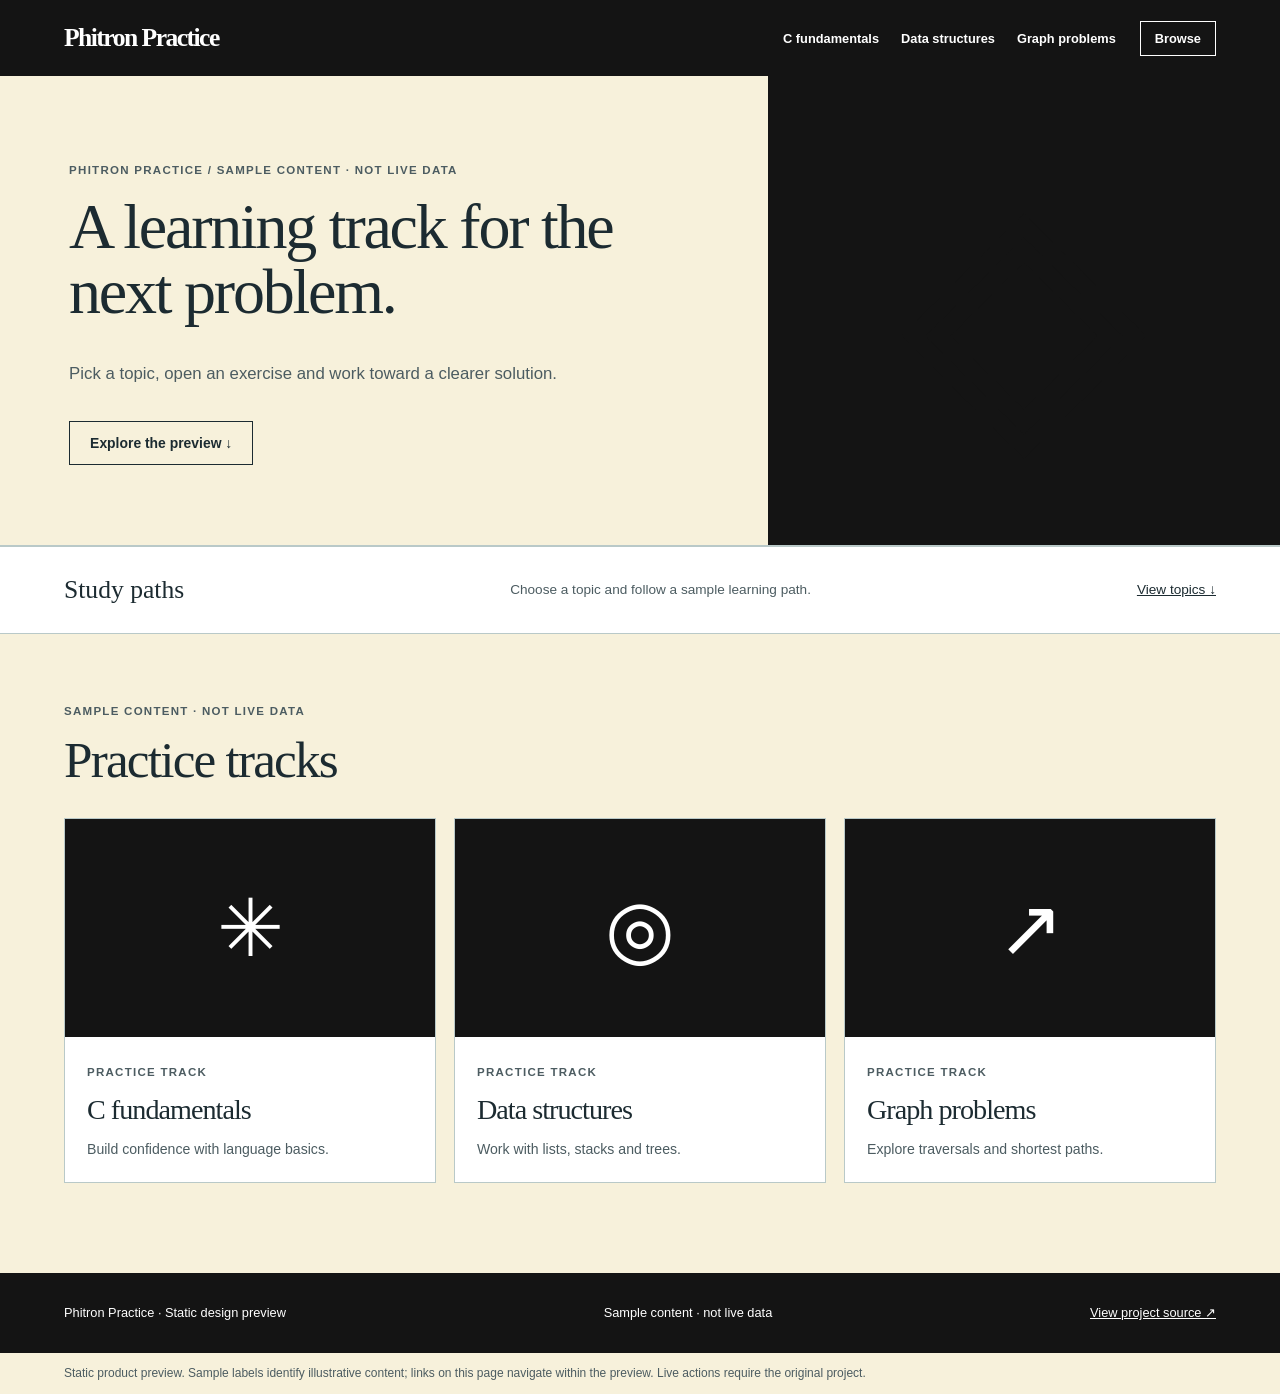
<file: showcase-design/showcases/Phitron/index.html>
<!doctype html><html lang="en"><head><meta charset="utf-8"><meta name="viewport" content="width=device-width,initial-scale=1"><meta name="description" content="Pick a topic, open an exercise and work toward a clearer solution."><title>Phitron Practice — A learning track for the next problem.</title><link rel="stylesheet" href="styles.css"><link rel="stylesheet" href="product.css"></head><body class="product-page product-learning"><a class="p-skip" href="#main">Skip to content</a><header class="p-nav"><a class="p-brand" href="#home">Phitron Practice</a><nav aria-label="Sections"><a href="#item-0">C fundamentals</a><a href="#item-1">Data structures</a><a href="#item-2">Graph problems</a></nav><a class="p-nav-extra" href="#items">Browse</a></header><main id="main"><section class="p-heading" id="home"><div class="p-copy"><span class="p-overline">Phitron Practice / Sample content · not live data</span><h1>A learning track for the next problem.</h1><p>Pick a topic, open an exercise and work toward a clearer solution.</p><a class="p-action" href="#items">Explore the preview <span aria-hidden="true">↓</span></a></div><div class="p-hero-graphic" aria-hidden="true"><span>◈</span></div></section><div id="workspace"><section class="p-shopbar"><b>Study paths</b><span>Choose a topic and follow a sample learning path.</span><a href="#items">View topics ↓</a></section></div><section id="items" class="p-collection"><div class="p-section-title"><div><small>Sample content · not live data</small><h2>Practice tracks</h2></div></div><div class="p-grid learning"><article class="p-item" id="item-0"><div class="p-image learning"><span aria-hidden="true">✳</span></div><div class="p-item-info"><small>Practice track</small><h3>C fundamentals</h3><p>Build confidence with language basics.</p></div></article><article class="p-item" id="item-1"><div class="p-image learning"><span aria-hidden="true">◎</span></div><div class="p-item-info"><small>Practice track</small><h3>Data structures</h3><p>Work with lists, stacks and trees.</p></div></article><article class="p-item" id="item-2"><div class="p-image learning"><span aria-hidden="true">↗</span></div><div class="p-item-info"><small>Practice track</small><h3>Graph problems</h3><p>Explore traversals and shortest paths.</p></div></article></div></section></main><footer class="p-footer"><span>Phitron Practice · Static design preview</span><span>Sample content · not live data</span><a href="https://github.com/Athaher-Sayem/Phitron/tree/Shocase_design" target="_blank" rel="noopener noreferrer">View project source ↗</a></footer><p class="p-disclosure">Static product preview. Sample labels identify illustrative content; links on this page navigate within the preview. Live actions require the original project.</p></body></html>
</file>
<file: showcase-design/styles.css>
:root{--paper:#e9e6e0;--ink:#262725;--muted:#5e615c;--accent:#9f542e;--lilac:#d4cad9;--line:#b6b7b0;--white:#f9f8f4;--sans:'DM Sans',Arial,sans-serif;--serif:'Instrument Serif',Georgia,serif;--mono:'Space Mono',Consolas,monospace;--s4:4px;--s8:8px;--s16:16px;--s24:24px;--s32:32px;--s48:48px;--s80:80px;--radius:2px}*{box-sizing:border-box}html{scroll-behavior:smooth}body{margin:0;background:var(--paper);color:var(--ink);font:16px/1.5 var(--sans)}a{color:inherit}a:focus-visible,input:focus-visible,select:focus-visible{outline:3px solid var(--accent);outline-offset:3px}.skip{position:absolute;top:-80px;left:12px;padding:12px;background:var(--ink);color:var(--white);z-index:9}.skip:focus{top:10px}.site-header{min-height:80px;display:flex;align-items:center;justify-content:space-between;gap:18px;padding:0 4%;border-bottom:1px solid var(--ink)}.wordmark{text-decoration:none;font-weight:700;letter-spacing:-.05em;display:flex;align-items:center;gap:12px;white-space:nowrap}.icon{background:var(--ink);color:var(--white);font:700 12px var(--mono);letter-spacing:-.12em;padding:11px}.icon span{color:#d8a786}.header-note{font:10px var(--mono);letter-spacing:.09em;color:var(--muted)}.header-link{font:11px var(--mono);text-decoration:none;border-bottom:1px solid var(--ink);padding-bottom:4px}.hero{padding:65px 4% 90px;max-width:1600px;margin:auto}.hero-kicker,.hero-stamp,.summary span,.gallery-heading>div p,.controls label,.card-top,.card-meta,.card-bottom,.note>span,footer{font:10px/1.5 var(--mono);letter-spacing:.08em}.hero-kicker{display:flex;justify-content:space-between;gap:20px}.hero h1{font:400 clamp(76px,11vw,180px)/.82 var(--serif);letter-spacing:-.045em;margin:85px 0 65px}.hero h1 em,.gallery h2 em,.note h2 em{color:var(--accent);font-weight:400}.hero-bottom{display:flex;justify-content:space-between;align-items:end;gap:60px}.hero-bottom>p{max-width:510px;font-size:18px;line-height:1.6;color:#494d49;margin:0}.hero-stamp{border:1px solid var(--ink);padding:17px 24px;transform:rotate(-4deg);background:var(--lilac)}.hero-stamp strong{font:700 23px/1.1 var(--sans);display:block;letter-spacing:-.03em;margin-top:15px}.summary{display:grid;grid-template-columns:repeat(3,1fr);background:var(--ink);color:var(--white)}.summary>div{padding:29px 4% 32px;border-right:1px solid #666c65}.summary>div:last-child{border-right:0}.summary span,.summary small{color:#c4cbc2}.summary strong{display:block;font:400 clamp(44px,5vw,75px)/1 var(--serif);margin-block:14px 4px}.summary small{font-size:13px}.gallery{padding:112px 4% 120px;max-width:1600px;margin:auto}.gallery-heading{display:flex;justify-content:space-between;align-items:end;gap:30px}.gallery-heading h2,.note h2{font:400 clamp(55px,6vw,100px)/.96 var(--serif);letter-spacing:-.045em;margin:13px 0 0}.gallery-heading>p{max-width:360px;margin:0;color:var(--muted);line-height:1.6;font-size:14px}.controls{margin:50px 0 35px;border-block:1px solid var(--ink);padding-block:24px;display:grid;grid-template-columns:2fr repeat(3,1fr);gap:14px}.controls label{font-weight:700;display:flex;flex-direction:column;gap:9px}.controls input,.controls select{min-width:0;width:100%;border:1px solid var(--line);border-radius:var(--radius);background:var(--white);color:var(--ink);padding:12px;font:14px var(--sans)}.cards{display:grid;grid-template-columns:repeat(3,minmax(0,1fr));gap:18px}.card{min-width:0;display:flex;flex-direction:column;background:var(--white);border:1px solid var(--line)}.card.pending{background:transparent}.card-top{padding:17px 19px;display:flex;justify-content:space-between;gap:10px;border-bottom:1px solid var(--line)}.state{color:var(--accent);font-weight:700}.preview{height:235px;display:grid;place-items:center;position:relative;overflow:hidden;background:#d5d3ce}.preview img{width:100%;height:100%;object-fit:cover;object-position:top}.preview-placeholder{background:repeating-linear-gradient(135deg,transparent,transparent 13px,#d4d5cf 14px,#d4d5cf 15px);border-bottom:1px solid var(--line)}.preview-placeholder:before{content:'↗';font:100px var(--serif);color:#848985;transform:rotate(-12deg)}.preview-placeholder span{position:absolute;left:18px;bottom:15px;padding:8px 12px;background:var(--paper);font:10px var(--mono);letter-spacing:.06em}.card-body{padding:23px 20px 30px;flex:1}.card h3{font:600 clamp(19px,2vw,27px)/1.15 var(--sans);letter-spacing:-.04em;margin:0 0 12px;overflow-wrap:anywhere}.card-body p{color:#5e615c;margin:0;line-height:1.5;font-size:13px;overflow-wrap:anywhere}.card-meta{color:var(--muted);margin-top:22px;font-size:9px}.card-bottom{border-top:1px solid var(--line);display:flex;justify-content:space-between;gap:16px;padding:17px 20px}.card-bottom a{text-decoration:none;font-weight:700}.card-bottom a:hover{color:var(--accent)}.disabled{color:var(--muted)}.empty{padding:48px;text-align:center;border:1px solid var(--line)}.note{background:var(--lilac);padding:95px 4% 110px}.note h2{margin-block:30px}.note p{max-width:520px;font-size:17px;line-height:1.6;color:#46454a}footer{padding:28px 4%;display:flex;justify-content:space-between;gap:20px}footer a{text-decoration:none}footer a:hover{color:var(--accent)}@media(max-width:1050px){.cards{grid-template-columns:repeat(2,minmax(0,1fr))}.controls{grid-template-columns:repeat(2,1fr)}.search-label{grid-column:span 2}.header-note{display:none}}@media(max-width:700px){.site-header{min-height:65px;padding-inline:20px}.header-link{display:none}.hero{padding:56px 20px 70px}.hero h1{font-size:clamp(67px,13vw,100px);margin-block:76px 48px}.hero-bottom{display:block}.hero-bottom>p{font-size:16px}.hero-stamp{display:none}.summary>div{padding:22px 14px}.summary span{font-size:8px}.summary strong{font-size:48px}.summary small{font-size:11px}.gallery{padding:80px 20px}.gallery-heading{display:block}.gallery-heading>p{margin-top:25px}.cards{grid-template-columns:1fr}.preview{height:270px}.note{padding:75px 20px}footer{padding:24px 20px}}@media(max-width:410px){.hero h1{font-size:65px}.controls{grid-template-columns:1fr}.search-label{grid-column:auto}.summary small{font-size:9px}.card-bottom{font-size:9px}}@media(prefers-reduced-motion:reduce){*,*:before,*:after{scroll-behavior:auto!important;animation:none!important;transition:none!important}}
</file>
<file: showcase-design/showcases/architecture-overview/styles.css>
:root{--paper:#f7f7f4;--white:#fff;--ink:#202425;--line:#c8ccca;--red:#ca4638;--cyan:#d8eced;--muted:#535d5b;--mono:'IBM Plex Mono',Consolas,monospace;--sans:'IBM Plex Sans',Arial,sans-serif;--serif:'Newsreader',Georgia,serif;--s4:4px;--s8:8px;--s16:16px;--s24:24px;--s32:32px;--s48:48px;--s80:80px;--radius:0}*{box-sizing:border-box}html{scroll-behavior:smooth}body{margin:0;background:var(--paper);color:var(--ink);font:16px/1.55 var(--sans)}a{color:inherit}button{font:inherit;cursor:pointer}a:focus-visible,button:focus-visible{outline:3px solid var(--red);outline-offset:3px}.skip{position:absolute;top:-90px;left:12px;background:var(--ink);color:white;padding:10px;z-index:9}.skip:focus{top:12px}.bar{height:78px;border-bottom:1px solid var(--ink);padding-inline:4%;display:flex;align-items:center;justify-content:space-between;gap:20px}.brand{text-decoration:none;font:600 15px var(--mono);display:flex;align-items:center;gap:13px;white-space:nowrap}.mark{width:37px;height:37px;background:var(--ink);color:var(--paper);display:grid;place-items:center;font-size:27px}.brand-note{font-size:11px;color:var(--muted);font-weight:400}.bar nav{display:flex;gap:34px;font:500 12px var(--mono)}.bar nav a{text-decoration:none}.bar nav a:hover,.trace-list a:hover{color:var(--red)}.bar nav a:last-child{border-bottom:1px solid var(--ink)}h1,h2,h3,p{margin-top:0}.opening{display:grid;grid-template-columns:12% 1fr;border-bottom:1px solid var(--ink);min-height:650px}.rail{border-right:1px solid var(--ink);padding:40px 20px;display:flex;flex-direction:column;justify-content:space-between;writing-mode:vertical-rl;transform:rotate(180deg);align-items:center;font:11px var(--mono)}.opening-main{padding:65px clamp(24px,6vw,110px) 65px}.overline,.section-id,.map-footnote,.inspector-kicker{font:600 11px/1.4 var(--mono);letter-spacing:.1em}.overline:before{content:'';display:inline-block;width:27px;height:2px;background:var(--red);vertical-align:middle;margin-right:15px}h1{font:400 clamp(66px,9.1vw,156px)/.93 var(--serif);letter-spacing:-.065em;margin:80px 0 55px}h1 i,h2 i{color:var(--red);font-weight:400}.opening-bottom{display:flex;align-items:end;justify-content:space-between;gap:45px}.opening-bottom p{max-width:540px;font-size:20px;color:#384441;line-height:1.6}.round-arrow{border:1px solid var(--ink);border-radius:50%;height:96px;width:96px;display:grid;place-items:center;text-decoration:none;font-size:42px;flex:none;transition:background .2s,color .2s}.round-arrow:hover{background:var(--ink);color:var(--paper)}.map-section{padding:105px 4% 86px}.section-title{display:flex;align-items:end;justify-content:space-between;gap:40px;margin-bottom:45px}.section-title>p,.paths-intro>p{max-width:320px;color:var(--muted);line-height:1.7}.section-title h2,.paths-intro h2,.end h2{font:400 clamp(58px,6vw,100px)/.98 var(--serif);letter-spacing:-.06em;margin:20px 0 0}.map-area{border:1px solid var(--ink);background:var(--white);padding:30px 28px 0;box-shadow:11px 11px 0 #e3e7e4}.map-labels{display:grid;grid-template-columns:repeat(4,1fr);text-align:center;gap:20px;font:10px var(--mono);color:var(--muted)}.map-flow{display:flex;align-items:center;gap:0;margin:65px 0 56px}.map-flow button{background:var(--paper);border:1px solid var(--ink);padding:14px;text-align:left;min-width:0;flex:1;min-height:175px;display:flex;flex-direction:column;transition:background .2s,box-shadow .2s}.map-flow button:hover{background:var(--cyan)}.map-flow button[aria-pressed=true]{background:var(--cyan);box-shadow:6px 6px 0 var(--red)}.node-num{font:11px var(--mono);color:var(--muted)}.node-symbol{font:48px var(--serif);margin:auto 0 0;line-height:.8}.map-flow strong{font-size:20px}.map-flow small{font:10px var(--mono);color:var(--muted)}.connector{padding:0 14px;color:var(--red);font:22px var(--mono)}.inspector{border-top:1px solid var(--ink);display:grid;grid-template-columns:1fr 1.2fr auto;align-items:center;gap:30px;min-height:145px}.inspector h3{font:400 32px var(--serif);margin:10px 0}.inspector p{margin:0;color:var(--muted);font-size:14px}.inspector-tags{font:10px var(--mono);border:1px solid var(--line);padding:9px;white-space:nowrap}.map-footnote{margin:37px 0 0;color:var(--muted);font-size:10px}.paths{background:#e2eced;display:grid;grid-template-columns:1fr 1.25fr;gap:50px;padding:105px 4%}.paths-intro{position:sticky;top:20px;height:max-content}.paths-intro p{margin-top:35px}.trace-list{border-top:1px solid var(--ink)}.trace-list article{padding:30px 0 38px;border-bottom:1px solid var(--ink)}.trace-meta{font:11px var(--mono);display:flex;justify-content:space-between}.trace-meta span{color:var(--red)}.trace-list h3{font:400 34px var(--serif);margin:22px 0}.trace-steps{display:flex;flex-wrap:wrap;align-items:center;gap:8px}.trace-steps span{background:var(--white);border:1px solid var(--ink);font:11px var(--mono);padding:8px}.trace-steps b{color:var(--red)}.end{padding:110px 4% 125px;background:var(--ink);color:var(--paper)}.end h2{max-width:890px;margin-block:30px}.end p{max-width:540px;color:#c4d0cb;font-size:17px;line-height:1.7}.end a{margin-top:30px;display:inline-block;padding:18px 24px;color:var(--ink);background:var(--cyan);text-decoration:none;font:600 12px var(--mono)}.end a:hover{background:#e6eeed}footer{padding:26px 4%;display:flex;justify-content:space-between;gap:18px;font:10px var(--mono)}@media(max-width:1050px){.opening{grid-template-columns:65px 1fr}.rail{padding:24px 12px}.inspector{grid-template-columns:1fr 1.3fr}.inspector-tags{grid-column:1/-1;width:max-content;margin-bottom:16px}.map-flow button{min-height:160px}.map-flow strong{font-size:17px}.connector{padding:0 6px}.paths{gap:28px}}@media(max-width:700px){.bar{height:65px;padding-inline:20px}.bar nav{gap:12px}.bar nav a:not(:last-child),.brand-note{display:none}.bar nav a{font-size:10px}.opening{grid-template-columns:1fr;min-height:auto}.rail{writing-mode:initial;transform:none;flex-direction:row;border-right:0;border-bottom:1px solid var(--line);padding:10px 20px;font-size:9px}.rail span:nth-child(2){display:none}.opening-main{padding:55px 20px 70px}.opening h1{font-size:clamp(56px,11vw,90px);margin:58px 0 38px}.opening-bottom p{font-size:16px}.round-arrow{height:58px;width:58px;font-size:26px}.map-section{padding:75px 20px}.section-title{display:block}.section-title>p{margin-top:25px}.map-area{padding:20px 14px 0;box-shadow:5px 5px 0 #e3e7e4}.map-labels{display:none}.map-flow{margin:30px 0;display:grid;grid-template-columns:repeat(2,1fr);gap:15px}.map-flow button{min-height:140px}.connector{display:none}.inspector{display:block;padding-block:22px}.inspector p{margin:15px 0}.paths{padding:78px 20px;display:block}.paths-intro{position:static}.trace-list{margin-top:40px}.end{padding:80px 20px}footer{padding:22px 20px}}@media(max-width:390px){.brand{font-size:12px}.opening h1{font-size:51px}.map-flow button{padding:9px}.map-flow strong{font-size:16px}.trace-steps{gap:4px}.trace-steps span{font-size:9px}}@media(prefers-reduced-motion:reduce){*,*:before,*:after{scroll-behavior:auto!important;transition:none!important}}
</file>
<file: showcase-design/showcases/architecture-overview/product.css>
:root{--p-bg:#f7f7f4;--p-ink:#1c2b31;--p-accent:#ca4638;--p-card:#ffffff;--p-muted:#4c5c61;--p-border:#b9c9c8;--p-head:#202425;--p-head-ink:#ffffff;}

/* Product-first preview. Preserve the original design's palette and assets. */
body.product-page{background:var(--p-bg);color:var(--p-ink);font-family:Arial,'Segoe UI',sans-serif;line-height:1.5;margin:0}
.product-page *{box-sizing:border-box}.product-page a{color:inherit}.product-page a:focus-visible{outline:3px solid var(--p-accent);outline-offset:4px}.product-page h1,.product-page h2,.product-page h3{overflow-wrap:anywhere;letter-spacing:-.035em}.product-page p{max-width:68ch}
.p-skip{position:absolute;top:-90px;left:12px;background:var(--p-card);padding:10px;z-index:10}.p-skip:focus{top:10px}
.p-nav{min-height:76px;display:flex;align-items:center;gap:24px;padding:12px 5%;background:var(--p-head);color:var(--p-head-ink)}
.p-brand{text-decoration:none;font:bold clamp(1.25rem,2vw,1.9rem)/1.1 Georgia,serif;letter-spacing:-.06em;flex:0 0 auto}
.p-nav nav{display:flex;gap:22px;margin-left:auto;overflow-x:auto;scrollbar-width:thin}.p-nav nav a,.p-nav-extra{font:600 .8rem Arial,sans-serif;text-decoration:none;white-space:nowrap}.p-nav nav a:hover,.p-nav-extra:hover{text-decoration:underline;text-underline-offset:4px}.p-nav-extra{border:1px solid currentColor;padding:9px 14px}
.p-heading{display:grid;grid-template-columns:1.2fr .8fr;min-height:470px;align-items:stretch;border-bottom:1px solid var(--p-border)}.p-copy{padding:72px 7% 64px 9%;display:flex;flex-direction:column;justify-content:center}.p-overline,.p-item small,.p-section-title small,.p-work-head small,.p-newspaper .p-edition{font:700 .72rem Arial,sans-serif;text-transform:uppercase;letter-spacing:.11em;color:var(--p-muted)}
.p-heading h1{font:normal clamp(3rem,5vw,5.6rem)/1.03 Georgia,serif;margin:18px 0}.p-copy>p{font-size:1.05rem;color:var(--p-muted);line-height:1.7}.p-action{align-self:flex-start;padding:13px 20px;border:1px solid var(--p-ink);text-decoration:none;margin-top:16px;font:700 .87rem Arial,sans-serif}.p-action:hover{background:var(--p-head);color:var(--p-head-ink)}
.p-hero-image,.p-hero-graphic{min-height:340px;background:var(--p-head);display:grid;place-items:center;overflow:hidden}.p-hero-image img{width:100%;height:100%;max-height:560px;object-fit:cover}.p-hero-graphic span{color:var(--p-accent);font:normal clamp(11rem,25vw,27rem)/1 Georgia,serif}
.p-newspaper{text-align:center;padding:34px 5% 25px;border-block:3px double var(--p-border)}.p-newspaper h1{font:normal clamp(3.5rem,8vw,8rem)/1 Georgia,serif;margin:14px 0;letter-spacing:-.06em}.p-newspaper p{margin:auto;color:var(--p-muted)}
.p-front{display:grid;grid-template-columns:1.65fr .8fr;margin:36px 5%;border-block:1px solid var(--p-border)}.p-lead{padding:38px 5% 42px 0;border-right:1px solid var(--p-border)}.p-lead h2{font:normal clamp(2.8rem,5vw,5.5rem)/1.07 Georgia,serif;max-width:14ch;margin:20px 0}.p-lead p{color:var(--p-muted)}.p-front aside{padding:30px 0 25px 8%}.p-front aside>b{font-size:1rem}.p-front aside a{display:flex;gap:20px;padding:20px 0;border-bottom:1px solid var(--p-border);text-decoration:none}.p-front aside span{font-size:.8rem;color:var(--p-muted)}
.p-shopbar{display:flex;justify-content:space-between;align-items:center;gap:22px;flex-wrap:wrap;padding:28px 5%;background:var(--p-card);border-block:1px solid var(--p-border)}.p-shopbar b{font:normal 1.6rem Georgia,serif}.p-shopbar span{font-size:.85rem;color:var(--p-muted)}.p-shopbar a{font-size:.85rem}
.p-workspace{margin:42px 5% 30px;padding:30px;background:var(--p-card);border:1px solid var(--p-border)}.p-work-head{display:flex;justify-content:space-between;align-items:center;gap:20px}.p-work-head h2{font:normal clamp(1.7rem,3vw,2.8rem) Georgia,serif;margin:8px 0 25px}.p-chip{font-size:.72rem;padding:7px 10px;border:1px solid var(--p-border);border-radius:20px}.p-steps{display:grid;grid-template-columns:repeat(3,minmax(0,1fr));border:1px solid var(--p-border)}.p-steps a{padding:26px;border-right:1px solid var(--p-border);text-decoration:none;display:grid;gap:9px}.p-steps a:last-child{border-right:0}.p-steps a:hover{background:var(--p-bg)}.p-steps a>span{font-size:.75rem;color:var(--p-muted)}.p-steps a>b{font-size:1.2rem}.p-steps a>small{color:var(--p-muted)}.p-preview{margin-top:22px;min-height:116px;display:flex;align-items:center;gap:26px;padding:22px;background:var(--p-bg);border:1px dashed var(--p-border)}.p-preview-mark{font:2.3rem Consolas,monospace;color:var(--p-accent)}.p-preview p{margin:5px 0 0;color:var(--p-muted);font-size:.85rem}
.p-collection{padding:64px 5% 90px}.p-section-title{display:flex;justify-content:space-between;gap:25px;align-items:end;margin-bottom:30px}.p-section-title h2{font:normal clamp(2rem,4vw,4rem)/1.1 Georgia,serif;margin:10px 0 0}.p-section-title p{font-size:.8rem;color:var(--p-muted);max-width:23rem;margin:0}.p-grid{display:grid;grid-template-columns:repeat(3,minmax(0,1fr));gap:18px}.p-item{border:1px solid var(--p-border);background:var(--p-card);min-width:0}.p-image{aspect-ratio:1.7;overflow:hidden;display:grid;place-items:center;background:var(--p-head)}.p-image img{width:100%;height:100%;object-fit:cover}.p-image>span{font:normal 5rem Georgia,serif;color:var(--p-accent)}.p-item:nth-child(2) .p-image{background:var(--p-accent)}.p-item:nth-child(2) .p-image span{color:var(--p-head)}.p-item-info{padding:22px}.p-item h3{font:normal clamp(1.3rem,2.2vw,2rem)/1.1 Georgia,serif;margin:12px 0}.p-item p{font-size:.88rem;color:var(--p-muted);line-height:1.6;margin:0}
.product-news .p-grid,.product-news_bn .p-grid{grid-template-columns:1.3fr 1fr 1fr}.product-news .p-image,.product-news_bn .p-image{aspect-ratio:2.3;background:var(--p-head)}.product-news .p-item,.product-news_bn .p-item{border-width:0 0 1px 0;background:transparent}.product-news .p-item-info,.product-news_bn .p-item-info{padding-left:0}
.product-store .p-image,.product-commerce .p-image{aspect-ratio:1.1}.product-events .p-item{border-top:4px solid var(--p-accent)}.product-game .p-image,.product-compiler .p-image,.product-notebook .p-image{background:var(--p-head);aspect-ratio:2.4}.product-portfolio .p-grid,.product-architecture .p-grid{gap:28px}.product-empty .p-collection{min-height:470px}
.p-app-intro{padding:35px 5% 12px}.p-app-intro span{font:700 .7rem Arial,sans-serif;letter-spacing:.1em;text-transform:uppercase;color:var(--p-muted)}.p-app-intro h1{font:normal clamp(2rem,3.5vw,3.6rem)/1.12 Georgia,serif;margin:12px 0 8px}.p-app-intro p{font-size:.9rem;color:var(--p-muted);margin:0}.p-app-intro+.p-workspace{margin-top:14px}.p-story-label{display:inline-block;margin-top:20px;font-size:.8rem;border-top:1px solid var(--p-border);padding-top:12px}
.product-events .p-heading,.product-store .p-heading,.product-commerce .p-heading{min-height:320px;grid-template-columns:1.25fr .75fr}.product-events .p-copy,.product-store .p-copy,.product-commerce .p-copy{padding-block:38px}.product-events .p-heading h1,.product-store .p-heading h1,.product-commerce .p-heading h1{font-size:clamp(2.7rem,4vw,4.7rem)}
.p-image>span{color:var(--p-head-ink)}.p-item:nth-child(2) .p-image span{color:var(--p-head-ink)}.product-news .p-grid,.product-news_bn .p-grid{grid-template-columns:1fr 1fr}.product-news .p-item,.product-news_bn .p-item{border-width:1px 0 0 0;background:transparent}.product-news .p-item-info,.product-news_bn .p-item-info{padding:24px 0}.product-news .p-item h3,.product-news_bn .p-item h3{font-size:clamp(1.7rem,3vw,3rem)}
.p-brand,.p-heading h1,.p-app-intro h1,.p-newspaper h1,.p-lead h2,.p-work-head h2,.p-section-title h2,.p-item h3{font-family:var(--display,var(--serif,var(--font,Georgia,serif)))}
.p-footer{padding:30px 5%;display:flex;justify-content:space-between;flex-wrap:wrap;gap:16px;background:var(--p-head);color:var(--p-head-ink);font-size:.8rem}.p-footer a{color:inherit}.p-disclosure{max-width:none!important;padding:11px 5%;margin:0;font-size:.75rem;background:var(--p-bg);color:var(--p-muted)}
@media(max-width:800px){.p-nav{flex-wrap:wrap;gap:12px}.p-nav nav{order:3;width:100%;padding:10px 0;margin-left:0}.p-nav-extra{margin-left:auto}.p-heading{display:block;min-height:0}.p-copy{padding:54px 6%}.p-heading h1{font-size:clamp(2.6rem,9vw,5rem)}.p-hero-image,.p-hero-graphic{height:260px;min-height:260px}.p-hero-graphic span{font-size:13rem}.p-front{display:block}.p-lead{border-right:0;border-bottom:1px solid var(--p-border)}.p-front aside{padding:25px 0}.p-grid{grid-template-columns:repeat(2,minmax(0,1fr))!important}.p-steps{grid-template-columns:1fr}.p-steps a{border-bottom:1px solid var(--p-border);border-right:0!important}.p-steps a:last-child{border-bottom:0}.p-section-title{display:block}.p-section-title p{margin-top:15px}.p-workspace{padding:20px}}
@media(max-width:550px){.p-grid{grid-template-columns:1fr!important}.p-collection{padding-top:45px}.p-section-title h2{font-size:2.2rem}.p-work-head{align-items:flex-start}.p-chip{max-width:115px;text-align:center}.p-front{margin-top:18px}.p-newspaper h1{font-size:3rem}.p-footer{display:block}.p-footer>*{display:block;margin-bottom:9px}}
@media(prefers-reduced-motion:reduce){html{scroll-behavior:auto}}
</file>
<file: showcase-design/showcases/Athaher-Sayem/styles.css>
:root{--paper:#e8eae2;--ink:#14243d;--blue:#24476a;--peach:#f9a781;--chalk:#f7f7f0;--line:#9caba3;--sans:'DM Sans',Arial,sans-serif;--display:'Syne',Arial,sans-serif;--mono:'IBM Plex Mono',Consolas,monospace}*{box-sizing:border-box}html{scroll-behavior:smooth}body{margin:0;background:var(--paper);color:var(--ink);font:16px/1.6 var(--sans)}a{color:inherit}button{cursor:pointer;font:inherit}a:focus-visible,button:focus-visible{outline:3px solid var(--blue);outline-offset:4px}.skip{position:absolute;top:-100px;left:12px;background:var(--chalk);padding:12px;z-index:5}.skip:focus{top:10px}header{min-height:85px;border-bottom:1px solid var(--ink);padding:0 5%;display:flex;align-items:center;justify-content:space-between;gap:20px}.brand{font:800 29px var(--display);text-decoration:none;display:flex;align-items:center;gap:5px}.brand>span{color:var(--peach)}.brand small{font:10px var(--mono);margin-left:15px;border-left:1px solid var(--line);padding-left:15px;white-space:nowrap}nav{display:flex;gap:32px;font:600 12px var(--sans)}nav a,.source-link{text-decoration:none}nav a:hover,.source-link:hover{color:var(--blue)}.source-link{font:600 12px var(--mono);border-bottom:1px solid var(--ink)}h1,h2,h3,p{margin-top:0}.hero{display:grid;grid-template-columns:1.3fr .7fr;min-height:650px}.hero-left{padding:54px 5% 80px 8%;display:flex;flex-direction:column}.overline,.section-kicker,.source-note,.toolkit-panel .switcher button>span,footer{font:600 11px/1.5 var(--mono);letter-spacing:.03em}.overline{padding-bottom:18px;border-bottom:1px solid var(--line)}h1,h2{font-family:var(--display);font-weight:800;letter-spacing:-.09em;line-height:.95}h1{font-size:clamp(70px,9vw,150px);position:relative;margin:78px 0 55px}h1>span{color:var(--blue)}h1>b{font:80px var(--sans);color:var(--peach);position:absolute;right:6%;bottom:0}.hero-caption{display:flex;justify-content:space-between;align-items:end;gap:30px}.hero-caption p{max-width:470px;color:#3d5262;font-size:16px}.hero-caption a{flex:none;display:inline-flex;justify-content:space-between;gap:25px;background:var(--ink);color:var(--chalk);padding:17px 20px;text-decoration:none;font-weight:700;font-size:13px}.hero-caption a:hover{background:var(--blue)}.hero-right{background:var(--blue);position:relative;overflow:hidden;display:grid;place-items:center}.hero-right:before{content:'';position:absolute;inset:0;background:repeating-linear-gradient(0deg,transparent 0 46px,rgba(255,255,255,.07) 47px 48px),repeating-linear-gradient(90deg,transparent 0 46px,rgba(255,255,255,.07) 47px 48px)}.glyph-back,.glyph-front{font:800 clamp(250px,31vw,520px)/1 var(--display);letter-spacing:-.25em;position:absolute;transform:rotate(-15deg)}.glyph-back{color:var(--peach);left:0;top:7%}.glyph-front{color:var(--paper);right:14%;bottom:4%}.glyph-note{position:absolute;bottom:25px;left:25px;color:var(--paper);font:11px var(--mono)}.belt{background:var(--peach);color:var(--ink);padding:16px 2%;text-align:center;font:700 14px var(--mono);white-space:nowrap;overflow:hidden}.belt span{margin:0 19px}.about{padding:120px 5%;background:var(--chalk)}.about-layout{display:grid;grid-template-columns:1.1fr .9fr;align-items:end;gap:60px}.about h2,.toolkit h2,.connect h2{font-size:clamp(58px,7vw,108px);margin:27px 0}.about h2 em,.toolkit h2 em,.connect h2 em{font-style:normal;color:#446a7b}.about-layout>div{max-width:525px}.about-layout>div>p:first-child{font-size:18px;line-height:1.65}.source-note{font-size:10px;border-top:1px solid var(--line);padding-top:20px;color:#526775}.toolkit{padding:115px 5% 130px}.toolkit-intro{display:flex;justify-content:space-between;align-items:end;gap:40px}.toolkit-intro>p{max-width:350px;color:#4b6169}.toolkit-panel{display:grid;grid-template-columns:300px 1fr;border:1px solid var(--ink);background:var(--chalk);margin-top:55px;min-height:365px}.switcher{border-right:1px solid var(--ink)}.switcher button{border:0;border-bottom:1px solid var(--line);background:transparent;color:var(--ink);display:flex;align-items:center;justify-content:space-between;gap:14px;text-align:left;width:100%;padding:25px;font-weight:700}.switcher button[aria-pressed=true]{background:var(--blue);color:var(--chalk)}.switcher button:hover{background:var(--peach);color:var(--ink)}.switcher button[aria-pressed=true]:hover{background:var(--blue);color:var(--chalk)}.skill-display{padding:55px}.skill-display>p{max-width:530px;color:#536772}.skill-list{display:flex;gap:14px;flex-wrap:wrap;margin-top:60px}.skill-list span{font:700 clamp(21px,3vw,39px) var(--display);padding:13px 20px;border:1px solid var(--blue);color:var(--blue)}.connect{background:var(--ink);color:var(--chalk);padding:115px 5% 125px;display:grid;grid-template-columns:1fr .9fr;gap:50px;align-items:end}.connect h2 em{color:var(--peach)}.connect-links{border-top:1px solid #7e94a6}.connect-links a{display:flex;justify-content:space-between;align-items:center;gap:20px;padding:23px 3px;border-bottom:1px solid #7e94a6;text-decoration:none;font:600 22px var(--display)}.connect-links a:hover{color:var(--peach)}footer{padding:25px 5%;display:flex;justify-content:space-between;gap:15px}footer a{text-decoration:none}@media(max-width:1080px){.brand small{display:none}.hero{grid-template-columns:1.2fr .8fr}.hero-left{padding-left:5%}.hero h1{font-size:clamp(65px,9vw,105px)}.hero-caption{display:block}.hero-caption a{width:max-content;margin-top:15px}.about-layout{gap:25px}.toolkit-panel{grid-template-columns:250px 1fr}}@media(max-width:720px){header{min-height:66px;padding:0 20px}.brand{font-size:25px}nav{display:none}.hero{grid-template-columns:1fr}.hero-left{padding:36px 20px 75px}.hero h1{font-size:clamp(64px,13vw,95px);margin:65px 0 40px}.hero h1>b{font-size:50px}.hero-right{height:355px}.glyph-back,.glyph-front{font-size:300px}.glyph-back{left:8%}.glyph-front{right:27%}.belt{font-size:10px}.belt span{margin:0 10px}.about,.toolkit,.connect{padding:85px 20px}.about-layout,.connect{display:block}.about h2,.toolkit h2,.connect h2{font-size:clamp(51px,11vw,76px)}.about-layout>div{margin-top:35px}.toolkit-intro{display:block}.toolkit-intro>p{margin-top:25px}.toolkit-panel{grid-template-columns:1fr;margin-top:35px}.switcher{border:0;border-bottom:1px solid var(--ink);display:grid;grid-template-columns:repeat(3,1fr)}.switcher button{padding:12px 7px;display:block;font-size:10px;min-height:70px}.switcher button>span{display:block}.skill-display{padding:25px;min-height:250px}.skill-list{margin-top:35px}.skill-list span{font-size:20px}.connect-links{margin-top:45px}footer{padding:24px 20px;font-size:9px}}@media(max-width:390px){.hero h1{font-size:60px}.hero h1>b{font-size:45px}.skill-list span{font-size:18px;padding:10px}.connect-links a{font-size:20px}}@media(prefers-reduced-motion:reduce){*,*:before,*:after{scroll-behavior:auto!important;animation:none!important;transition:none!important}}
@media(max-width:720px){.hero h1{font-size:clamp(42px,11.5vw,78px)}.about h2,.toolkit h2,.connect h2{font-size:clamp(38px,10vw,70px)}}
@media(max-width:350px){.hero h1{font-size:38px}}
@media(max-width:720px){.hero-left,.hero-right{min-width:0}}
@media(max-width:350px){.about h2,.toolkit h2,.connect h2{font-size:37px}}
</file>
<file: showcase-design/showcases/Athaher-Sayem/product.css>
:root{--p-bg:#e8eae2;--p-ink:#1c2b31;--p-accent:#24476a;--p-card:#ffffff;--p-muted:#4c5c61;--p-border:#b9c9c8;--p-head:#14243d;--p-head-ink:#ffffff;}

/* Product-first preview. Preserve the original design's palette and assets. */
body.product-page{background:var(--p-bg);color:var(--p-ink);font-family:Arial,'Segoe UI',sans-serif;line-height:1.5;margin:0}
.product-page *{box-sizing:border-box}.product-page a{color:inherit}.product-page a:focus-visible{outline:3px solid var(--p-accent);outline-offset:4px}.product-page h1,.product-page h2,.product-page h3{overflow-wrap:anywhere;letter-spacing:-.035em}.product-page p{max-width:68ch}
.p-skip{position:absolute;top:-90px;left:12px;background:var(--p-card);padding:10px;z-index:10}.p-skip:focus{top:10px}
.p-nav{min-height:76px;display:flex;align-items:center;gap:24px;padding:12px 5%;background:var(--p-head);color:var(--p-head-ink)}
.p-brand{text-decoration:none;font:bold clamp(1.25rem,2vw,1.9rem)/1.1 Georgia,serif;letter-spacing:-.06em;flex:0 0 auto}
.p-nav nav{display:flex;gap:22px;margin-left:auto;overflow-x:auto;scrollbar-width:thin}.p-nav nav a,.p-nav-extra{font:600 .8rem Arial,sans-serif;text-decoration:none;white-space:nowrap}.p-nav nav a:hover,.p-nav-extra:hover{text-decoration:underline;text-underline-offset:4px}.p-nav-extra{border:1px solid currentColor;padding:9px 14px}
.p-heading{display:grid;grid-template-columns:1.2fr .8fr;min-height:470px;align-items:stretch;border-bottom:1px solid var(--p-border)}.p-copy{padding:72px 7% 64px 9%;display:flex;flex-direction:column;justify-content:center}.p-overline,.p-item small,.p-section-title small,.p-work-head small,.p-newspaper .p-edition{font:700 .72rem Arial,sans-serif;text-transform:uppercase;letter-spacing:.11em;color:var(--p-muted)}
.p-heading h1{font:normal clamp(3rem,5vw,5.6rem)/1.03 Georgia,serif;margin:18px 0}.p-copy>p{font-size:1.05rem;color:var(--p-muted);line-height:1.7}.p-action{align-self:flex-start;padding:13px 20px;border:1px solid var(--p-ink);text-decoration:none;margin-top:16px;font:700 .87rem Arial,sans-serif}.p-action:hover{background:var(--p-head);color:var(--p-head-ink)}
.p-hero-image,.p-hero-graphic{min-height:340px;background:var(--p-head);display:grid;place-items:center;overflow:hidden}.p-hero-image img{width:100%;height:100%;max-height:560px;object-fit:cover}.p-hero-graphic span{color:var(--p-accent);font:normal clamp(11rem,25vw,27rem)/1 Georgia,serif}
.p-newspaper{text-align:center;padding:34px 5% 25px;border-block:3px double var(--p-border)}.p-newspaper h1{font:normal clamp(3.5rem,8vw,8rem)/1 Georgia,serif;margin:14px 0;letter-spacing:-.06em}.p-newspaper p{margin:auto;color:var(--p-muted)}
.p-front{display:grid;grid-template-columns:1.65fr .8fr;margin:36px 5%;border-block:1px solid var(--p-border)}.p-lead{padding:38px 5% 42px 0;border-right:1px solid var(--p-border)}.p-lead h2{font:normal clamp(2.8rem,5vw,5.5rem)/1.07 Georgia,serif;max-width:14ch;margin:20px 0}.p-lead p{color:var(--p-muted)}.p-front aside{padding:30px 0 25px 8%}.p-front aside>b{font-size:1rem}.p-front aside a{display:flex;gap:20px;padding:20px 0;border-bottom:1px solid var(--p-border);text-decoration:none}.p-front aside span{font-size:.8rem;color:var(--p-muted)}
.p-shopbar{display:flex;justify-content:space-between;align-items:center;gap:22px;flex-wrap:wrap;padding:28px 5%;background:var(--p-card);border-block:1px solid var(--p-border)}.p-shopbar b{font:normal 1.6rem Georgia,serif}.p-shopbar span{font-size:.85rem;color:var(--p-muted)}.p-shopbar a{font-size:.85rem}
.p-workspace{margin:42px 5% 30px;padding:30px;background:var(--p-card);border:1px solid var(--p-border)}.p-work-head{display:flex;justify-content:space-between;align-items:center;gap:20px}.p-work-head h2{font:normal clamp(1.7rem,3vw,2.8rem) Georgia,serif;margin:8px 0 25px}.p-chip{font-size:.72rem;padding:7px 10px;border:1px solid var(--p-border);border-radius:20px}.p-steps{display:grid;grid-template-columns:repeat(3,minmax(0,1fr));border:1px solid var(--p-border)}.p-steps a{padding:26px;border-right:1px solid var(--p-border);text-decoration:none;display:grid;gap:9px}.p-steps a:last-child{border-right:0}.p-steps a:hover{background:var(--p-bg)}.p-steps a>span{font-size:.75rem;color:var(--p-muted)}.p-steps a>b{font-size:1.2rem}.p-steps a>small{color:var(--p-muted)}.p-preview{margin-top:22px;min-height:116px;display:flex;align-items:center;gap:26px;padding:22px;background:var(--p-bg);border:1px dashed var(--p-border)}.p-preview-mark{font:2.3rem Consolas,monospace;color:var(--p-accent)}.p-preview p{margin:5px 0 0;color:var(--p-muted);font-size:.85rem}
.p-collection{padding:64px 5% 90px}.p-section-title{display:flex;justify-content:space-between;gap:25px;align-items:end;margin-bottom:30px}.p-section-title h2{font:normal clamp(2rem,4vw,4rem)/1.1 Georgia,serif;margin:10px 0 0}.p-section-title p{font-size:.8rem;color:var(--p-muted);max-width:23rem;margin:0}.p-grid{display:grid;grid-template-columns:repeat(3,minmax(0,1fr));gap:18px}.p-item{border:1px solid var(--p-border);background:var(--p-card);min-width:0}.p-image{aspect-ratio:1.7;overflow:hidden;display:grid;place-items:center;background:var(--p-head)}.p-image img{width:100%;height:100%;object-fit:cover}.p-image>span{font:normal 5rem Georgia,serif;color:var(--p-accent)}.p-item:nth-child(2) .p-image{background:var(--p-accent)}.p-item:nth-child(2) .p-image span{color:var(--p-head)}.p-item-info{padding:22px}.p-item h3{font:normal clamp(1.3rem,2.2vw,2rem)/1.1 Georgia,serif;margin:12px 0}.p-item p{font-size:.88rem;color:var(--p-muted);line-height:1.6;margin:0}
.product-news .p-grid,.product-news_bn .p-grid{grid-template-columns:1.3fr 1fr 1fr}.product-news .p-image,.product-news_bn .p-image{aspect-ratio:2.3;background:var(--p-head)}.product-news .p-item,.product-news_bn .p-item{border-width:0 0 1px 0;background:transparent}.product-news .p-item-info,.product-news_bn .p-item-info{padding-left:0}
.product-store .p-image,.product-commerce .p-image{aspect-ratio:1.1}.product-events .p-item{border-top:4px solid var(--p-accent)}.product-game .p-image,.product-compiler .p-image,.product-notebook .p-image{background:var(--p-head);aspect-ratio:2.4}.product-portfolio .p-grid,.product-architecture .p-grid{gap:28px}.product-empty .p-collection{min-height:470px}
.p-app-intro{padding:35px 5% 12px}.p-app-intro span{font:700 .7rem Arial,sans-serif;letter-spacing:.1em;text-transform:uppercase;color:var(--p-muted)}.p-app-intro h1{font:normal clamp(2rem,3.5vw,3.6rem)/1.12 Georgia,serif;margin:12px 0 8px}.p-app-intro p{font-size:.9rem;color:var(--p-muted);margin:0}.p-app-intro+.p-workspace{margin-top:14px}.p-story-label{display:inline-block;margin-top:20px;font-size:.8rem;border-top:1px solid var(--p-border);padding-top:12px}
.product-events .p-heading,.product-store .p-heading,.product-commerce .p-heading{min-height:320px;grid-template-columns:1.25fr .75fr}.product-events .p-copy,.product-store .p-copy,.product-commerce .p-copy{padding-block:38px}.product-events .p-heading h1,.product-store .p-heading h1,.product-commerce .p-heading h1{font-size:clamp(2.7rem,4vw,4.7rem)}
.p-image>span{color:var(--p-head-ink)}.p-item:nth-child(2) .p-image span{color:var(--p-head-ink)}.product-news .p-grid,.product-news_bn .p-grid{grid-template-columns:1fr 1fr}.product-news .p-item,.product-news_bn .p-item{border-width:1px 0 0 0;background:transparent}.product-news .p-item-info,.product-news_bn .p-item-info{padding:24px 0}.product-news .p-item h3,.product-news_bn .p-item h3{font-size:clamp(1.7rem,3vw,3rem)}
.p-brand,.p-heading h1,.p-app-intro h1,.p-newspaper h1,.p-lead h2,.p-work-head h2,.p-section-title h2,.p-item h3{font-family:var(--display,var(--serif,var(--font,Georgia,serif)))}
.p-footer{padding:30px 5%;display:flex;justify-content:space-between;flex-wrap:wrap;gap:16px;background:var(--p-head);color:var(--p-head-ink);font-size:.8rem}.p-footer a{color:inherit}.p-disclosure{max-width:none!important;padding:11px 5%;margin:0;font-size:.75rem;background:var(--p-bg);color:var(--p-muted)}
@media(max-width:800px){.p-nav{flex-wrap:wrap;gap:12px}.p-nav nav{order:3;width:100%;padding:10px 0;margin-left:0}.p-nav-extra{margin-left:auto}.p-heading{display:block;min-height:0}.p-copy{padding:54px 6%}.p-heading h1{font-size:clamp(2.6rem,9vw,5rem)}.p-hero-image,.p-hero-graphic{height:260px;min-height:260px}.p-hero-graphic span{font-size:13rem}.p-front{display:block}.p-lead{border-right:0;border-bottom:1px solid var(--p-border)}.p-front aside{padding:25px 0}.p-grid{grid-template-columns:repeat(2,minmax(0,1fr))!important}.p-steps{grid-template-columns:1fr}.p-steps a{border-bottom:1px solid var(--p-border);border-right:0!important}.p-steps a:last-child{border-bottom:0}.p-section-title{display:block}.p-section-title p{margin-top:15px}.p-workspace{padding:20px}}
@media(max-width:550px){.p-grid{grid-template-columns:1fr!important}.p-collection{padding-top:45px}.p-section-title h2{font-size:2.2rem}.p-work-head{align-items:flex-start}.p-chip{max-width:115px;text-align:center}.p-front{margin-top:18px}.p-newspaper h1{font-size:3rem}.p-footer{display:block}.p-footer>*{display:block;margin-bottom:9px}}
@media(prefers-reduced-motion:reduce){html{scroll-behavior:auto}}
</file>
<file: showcase-design/showcases/Auto_Backup_System/styles.css>
:root{--mist:#dbe4df;--cream:#f3f5ed;--navy:#1b3646;--blue:#345e74;--mint:#a7c9b3;--orange:#e09163;--line:#a8b7af;--sans:'DM Sans',Arial,sans-serif;--display:'Outfit',Arial,sans-serif;--mono:'IBM Plex Mono',Consolas,monospace;--s4:4px;--s8:8px;--s16:16px;--s24:24px;--s32:32px;--s48:48px;--s80:80px;--radius:12px}*{box-sizing:border-box}html{scroll-behavior:smooth}body{margin:0;background:var(--mist);color:var(--navy);font:16px/1.6 var(--sans)}a{color:inherit}button{cursor:pointer;font:inherit}a:focus-visible,button:focus-visible{outline:3px solid var(--orange);outline-offset:3px}.skip{position:absolute;top:-90px;left:12px;background:white;padding:12px;z-index:5}.skip:focus{top:10px}header{min-height:82px;padding:0 4%;display:flex;justify-content:space-between;align-items:center;gap:20px;border-bottom:1px solid var(--line)}.brand{font:700 17px var(--display);letter-spacing:-.04em;text-decoration:none;white-space:nowrap}.brand>span{display:inline-grid;place-items:center;width:36px;height:36px;margin-right:7px;background:var(--navy);color:var(--mint);font-size:23px}header nav{display:flex;gap:27px;font:600 11px var(--mono)}header nav a{text-decoration:none}header nav a:hover{color:var(--blue)}.mode,.eyebrow,.hero-side,.diagram-caption,.section-heading>span,.card-head,.card-footer,.steps b,.implementation>div:first-child>span,.code-head,.code-card>p,.end>span,footer{font:600 10px/1.5 var(--mono);letter-spacing:.09em}.mode{border:1px solid var(--line);padding:8px 10px}.hero{display:grid;grid-template-columns:85px 1.15fr .85fr;min-height:610px;border-bottom:1px solid var(--navy)}.hero-side{writing-mode:vertical-rl;transform:rotate(180deg);display:flex;justify-content:space-between;align-items:center;padding:25px;border-right:1px solid var(--line)}.hero-body{padding:95px 5% 85px 7%}.eyebrow{color:var(--blue)}h1,h2,h3,p{margin-top:0}h1,h2{font-family:var(--display);font-weight:500;line-height:.99;letter-spacing:-.065em}h1{font-size:clamp(65px,6.7vw,110px);margin:27px 0}h1 em,h2 em{font-weight:400;font-style:normal;color:var(--blue)}.hero-body>p:not(.eyebrow){max-width:550px;color:#47616b;font-size:17px}.hero-cta{display:inline-flex;justify-content:space-between;gap:55px;margin-top:32px;padding:17px 22px;background:var(--navy);color:var(--cream);text-decoration:none;font-weight:700;font-size:13px}.hero-cta:hover{background:var(--blue)}.hero-diagram{background:#bdd5c6;position:relative;display:flex;align-items:center;justify-content:center;gap:10px;padding:25px;overflow:hidden}.hero-diagram:before{content:'';position:absolute;inset:0;background:repeating-linear-gradient(0deg,transparent 0 37px,rgba(27,54,70,.08) 38px 39px),repeating-linear-gradient(90deg,transparent 0 37px,rgba(27,54,70,.08) 38px 39px)}.source-shape,.vault-shape{position:relative;min-width:90px;padding:18px;background:var(--cream);border:2px solid var(--navy);box-shadow:7px 7px 0 rgba(27,54,70,.17);font:700 11px var(--mono)}.source-shape i{display:block;font:25px var(--display);font-style:normal;margin-top:20px}.vault-shape{border-radius:15px;text-align:center;background:var(--navy);color:var(--cream)}.vault-shape strong{display:block;font-size:65px;line-height:1.6;color:var(--mint)}.dashed{position:relative;color:var(--navy);font:17px var(--mono)}.diagram-caption{position:absolute;left:24px;bottom:25px}.workflow{padding:110px 5% 130px}.section-heading{max-width:1280px;margin:auto}.section-heading h2,.implementation h2,.end h2{font-size:clamp(55px,5.8vw,92px);margin:24px 0}.section-heading>p{max-width:600px;color:#47616b}.workflow-grid{max-width:1280px;margin:50px auto 0;display:grid;grid-template-columns:350px 1fr;gap:20px}.steps{display:grid;gap:7px;align-content:start}.steps button{border:1px solid var(--line);background:var(--cream);padding:23px;display:flex;gap:17px;align-items:center;text-align:left}.steps button[aria-pressed=true]{background:var(--navy);color:var(--cream);border-color:var(--navy)}.steps button:hover{border-color:var(--orange)}.steps b{font-size:15px;color:var(--orange)}.steps span{flex:1;font-weight:700;font-size:14px}.steps i{font-style:normal}.phase-card{background:var(--cream);border:1px solid var(--line)}.card-head,.card-footer{display:flex;justify-content:space-between;gap:20px;padding:17px 25px;border-bottom:1px solid var(--line)}.card-main{padding:40px 45px 55px;min-height:265px}.card-main>span{font-size:60px;line-height:1;color:var(--orange)}.card-main h3{font:500 44px/1.07 var(--display);letter-spacing:-.05em;margin:20px 0}.card-main p{max-width:590px;color:#47616b}.card-footer{border:0;border-top:1px solid var(--line)}.implementation{padding:115px 5%;background:var(--navy);color:var(--cream);display:grid;grid-template-columns:1fr 1fr;align-items:center;gap:60px}.implementation>div:first-child>p{color:#d0ddda;max-width:560px;line-height:1.8}.implementation h2 em{color:var(--mint)}.code-card{min-width:0;background:#254552;border:1px solid #6d898e}.code-head{display:flex;justify-content:space-between;gap:10px;padding:17px;border-bottom:1px solid #6d898e;color:var(--mint)}pre{overflow:auto;margin:0;padding:30px 22px;font:13px/1.9 var(--mono);color:#d8efe0}.code-card>p{margin:0;padding:20px;color:#c6d5d1;border-top:1px solid #6d898e;font-size:10px}.end{padding:110px 5% 120px;background:var(--cream)}.end h2 em{color:var(--orange)}.end a{display:inline-block;background:var(--orange);padding:18px 24px;font:700 12px var(--mono);text-decoration:none;margin-bottom:24px}.end a:hover{background:#edab82}.end p{color:#47616b}footer{display:flex;justify-content:space-between;gap:15px;padding:24px 5%}footer a{text-decoration:none}@media(max-width:1050px){header .mode{display:none}.hero{grid-template-columns:52px 1fr .8fr}.hero-body{padding:70px 5%}.hero h1{font-size:clamp(58px,7vw,90px)}.workflow-grid{grid-template-columns:290px 1fr}.implementation{gap:25px}}@media(max-width:720px){header{padding:0 20px;min-height:65px}header nav a:not(:last-child){display:none}.hero{grid-template-columns:1fr}.hero-side{writing-mode:initial;transform:none;flex-direction:row;border-right:0;border-bottom:1px solid var(--line);padding:12px 20px}.hero-body{padding:65px 20px}.hero h1{font-size:clamp(58px,11vw,78px)}.hero-diagram{min-height:310px}.section-heading h2,.implementation h2,.end h2{font-size:clamp(52px,10vw,74px)}.workflow{padding:80px 20px}.workflow-grid{grid-template-columns:1fr}.card-main{padding:26px}.card-main h3{font-size:34px}.implementation{padding:80px 20px;grid-template-columns:1fr}.end{padding:80px 20px}footer{padding:24px 20px;font-size:9px}}@media(max-width:400px){.hero h1{font-size:54px}.hero-diagram{gap:5px}.source-shape,.vault-shape{min-width:76px;padding:12px}.dashed{font-size:12px}.code-head span:last-child{display:none}}@media(prefers-reduced-motion:reduce){*,*:before,*:after{scroll-behavior:auto!important;transition:none!important;animation:none!important}}
</file>
<file: showcase-design/showcases/Auto_Backup_System/product.css>
:root{--p-bg:#dbe4df;--p-ink:#1c2b31;--p-accent:#345e74;--p-card:#ffffff;--p-muted:#4c5c61;--p-border:#b9c9c8;--p-head:#1b3646;--p-head-ink:#ffffff;}

/* Product-first preview. Preserve the original design's palette and assets. */
body.product-page{background:var(--p-bg);color:var(--p-ink);font-family:Arial,'Segoe UI',sans-serif;line-height:1.5;margin:0}
.product-page *{box-sizing:border-box}.product-page a{color:inherit}.product-page a:focus-visible{outline:3px solid var(--p-accent);outline-offset:4px}.product-page h1,.product-page h2,.product-page h3{overflow-wrap:anywhere;letter-spacing:-.035em}.product-page p{max-width:68ch}
.p-skip{position:absolute;top:-90px;left:12px;background:var(--p-card);padding:10px;z-index:10}.p-skip:focus{top:10px}
.p-nav{min-height:76px;display:flex;align-items:center;gap:24px;padding:12px 5%;background:var(--p-head);color:var(--p-head-ink)}
.p-brand{text-decoration:none;font:bold clamp(1.25rem,2vw,1.9rem)/1.1 Georgia,serif;letter-spacing:-.06em;flex:0 0 auto}
.p-nav nav{display:flex;gap:22px;margin-left:auto;overflow-x:auto;scrollbar-width:thin}.p-nav nav a,.p-nav-extra{font:600 .8rem Arial,sans-serif;text-decoration:none;white-space:nowrap}.p-nav nav a:hover,.p-nav-extra:hover{text-decoration:underline;text-underline-offset:4px}.p-nav-extra{border:1px solid currentColor;padding:9px 14px}
.p-heading{display:grid;grid-template-columns:1.2fr .8fr;min-height:470px;align-items:stretch;border-bottom:1px solid var(--p-border)}.p-copy{padding:72px 7% 64px 9%;display:flex;flex-direction:column;justify-content:center}.p-overline,.p-item small,.p-section-title small,.p-work-head small,.p-newspaper .p-edition{font:700 .72rem Arial,sans-serif;text-transform:uppercase;letter-spacing:.11em;color:var(--p-muted)}
.p-heading h1{font:normal clamp(3rem,5vw,5.6rem)/1.03 Georgia,serif;margin:18px 0}.p-copy>p{font-size:1.05rem;color:var(--p-muted);line-height:1.7}.p-action{align-self:flex-start;padding:13px 20px;border:1px solid var(--p-ink);text-decoration:none;margin-top:16px;font:700 .87rem Arial,sans-serif}.p-action:hover{background:var(--p-head);color:var(--p-head-ink)}
.p-hero-image,.p-hero-graphic{min-height:340px;background:var(--p-head);display:grid;place-items:center;overflow:hidden}.p-hero-image img{width:100%;height:100%;max-height:560px;object-fit:cover}.p-hero-graphic span{color:var(--p-accent);font:normal clamp(11rem,25vw,27rem)/1 Georgia,serif}
.p-newspaper{text-align:center;padding:34px 5% 25px;border-block:3px double var(--p-border)}.p-newspaper h1{font:normal clamp(3.5rem,8vw,8rem)/1 Georgia,serif;margin:14px 0;letter-spacing:-.06em}.p-newspaper p{margin:auto;color:var(--p-muted)}
.p-front{display:grid;grid-template-columns:1.65fr .8fr;margin:36px 5%;border-block:1px solid var(--p-border)}.p-lead{padding:38px 5% 42px 0;border-right:1px solid var(--p-border)}.p-lead h2{font:normal clamp(2.8rem,5vw,5.5rem)/1.07 Georgia,serif;max-width:14ch;margin:20px 0}.p-lead p{color:var(--p-muted)}.p-front aside{padding:30px 0 25px 8%}.p-front aside>b{font-size:1rem}.p-front aside a{display:flex;gap:20px;padding:20px 0;border-bottom:1px solid var(--p-border);text-decoration:none}.p-front aside span{font-size:.8rem;color:var(--p-muted)}
.p-shopbar{display:flex;justify-content:space-between;align-items:center;gap:22px;flex-wrap:wrap;padding:28px 5%;background:var(--p-card);border-block:1px solid var(--p-border)}.p-shopbar b{font:normal 1.6rem Georgia,serif}.p-shopbar span{font-size:.85rem;color:var(--p-muted)}.p-shopbar a{font-size:.85rem}
.p-workspace{margin:42px 5% 30px;padding:30px;background:var(--p-card);border:1px solid var(--p-border)}.p-work-head{display:flex;justify-content:space-between;align-items:center;gap:20px}.p-work-head h2{font:normal clamp(1.7rem,3vw,2.8rem) Georgia,serif;margin:8px 0 25px}.p-chip{font-size:.72rem;padding:7px 10px;border:1px solid var(--p-border);border-radius:20px}.p-steps{display:grid;grid-template-columns:repeat(3,minmax(0,1fr));border:1px solid var(--p-border)}.p-steps a{padding:26px;border-right:1px solid var(--p-border);text-decoration:none;display:grid;gap:9px}.p-steps a:last-child{border-right:0}.p-steps a:hover{background:var(--p-bg)}.p-steps a>span{font-size:.75rem;color:var(--p-muted)}.p-steps a>b{font-size:1.2rem}.p-steps a>small{color:var(--p-muted)}.p-preview{margin-top:22px;min-height:116px;display:flex;align-items:center;gap:26px;padding:22px;background:var(--p-bg);border:1px dashed var(--p-border)}.p-preview-mark{font:2.3rem Consolas,monospace;color:var(--p-accent)}.p-preview p{margin:5px 0 0;color:var(--p-muted);font-size:.85rem}
.p-collection{padding:64px 5% 90px}.p-section-title{display:flex;justify-content:space-between;gap:25px;align-items:end;margin-bottom:30px}.p-section-title h2{font:normal clamp(2rem,4vw,4rem)/1.1 Georgia,serif;margin:10px 0 0}.p-section-title p{font-size:.8rem;color:var(--p-muted);max-width:23rem;margin:0}.p-grid{display:grid;grid-template-columns:repeat(3,minmax(0,1fr));gap:18px}.p-item{border:1px solid var(--p-border);background:var(--p-card);min-width:0}.p-image{aspect-ratio:1.7;overflow:hidden;display:grid;place-items:center;background:var(--p-head)}.p-image img{width:100%;height:100%;object-fit:cover}.p-image>span{font:normal 5rem Georgia,serif;color:var(--p-accent)}.p-item:nth-child(2) .p-image{background:var(--p-accent)}.p-item:nth-child(2) .p-image span{color:var(--p-head)}.p-item-info{padding:22px}.p-item h3{font:normal clamp(1.3rem,2.2vw,2rem)/1.1 Georgia,serif;margin:12px 0}.p-item p{font-size:.88rem;color:var(--p-muted);line-height:1.6;margin:0}
.product-news .p-grid,.product-news_bn .p-grid{grid-template-columns:1.3fr 1fr 1fr}.product-news .p-image,.product-news_bn .p-image{aspect-ratio:2.3;background:var(--p-head)}.product-news .p-item,.product-news_bn .p-item{border-width:0 0 1px 0;background:transparent}.product-news .p-item-info,.product-news_bn .p-item-info{padding-left:0}
.product-store .p-image,.product-commerce .p-image{aspect-ratio:1.1}.product-events .p-item{border-top:4px solid var(--p-accent)}.product-game .p-image,.product-compiler .p-image,.product-notebook .p-image{background:var(--p-head);aspect-ratio:2.4}.product-portfolio .p-grid,.product-architecture .p-grid{gap:28px}.product-empty .p-collection{min-height:470px}
.p-app-intro{padding:35px 5% 12px}.p-app-intro span{font:700 .7rem Arial,sans-serif;letter-spacing:.1em;text-transform:uppercase;color:var(--p-muted)}.p-app-intro h1{font:normal clamp(2rem,3.5vw,3.6rem)/1.12 Georgia,serif;margin:12px 0 8px}.p-app-intro p{font-size:.9rem;color:var(--p-muted);margin:0}.p-app-intro+.p-workspace{margin-top:14px}.p-story-label{display:inline-block;margin-top:20px;font-size:.8rem;border-top:1px solid var(--p-border);padding-top:12px}
.product-events .p-heading,.product-store .p-heading,.product-commerce .p-heading{min-height:320px;grid-template-columns:1.25fr .75fr}.product-events .p-copy,.product-store .p-copy,.product-commerce .p-copy{padding-block:38px}.product-events .p-heading h1,.product-store .p-heading h1,.product-commerce .p-heading h1{font-size:clamp(2.7rem,4vw,4.7rem)}
.p-image>span{color:var(--p-head-ink)}.p-item:nth-child(2) .p-image span{color:var(--p-head-ink)}.product-news .p-grid,.product-news_bn .p-grid{grid-template-columns:1fr 1fr}.product-news .p-item,.product-news_bn .p-item{border-width:1px 0 0 0;background:transparent}.product-news .p-item-info,.product-news_bn .p-item-info{padding:24px 0}.product-news .p-item h3,.product-news_bn .p-item h3{font-size:clamp(1.7rem,3vw,3rem)}
.p-brand,.p-heading h1,.p-app-intro h1,.p-newspaper h1,.p-lead h2,.p-work-head h2,.p-section-title h2,.p-item h3{font-family:var(--display,var(--serif,var(--font,Georgia,serif)))}
.p-footer{padding:30px 5%;display:flex;justify-content:space-between;flex-wrap:wrap;gap:16px;background:var(--p-head);color:var(--p-head-ink);font-size:.8rem}.p-footer a{color:inherit}.p-disclosure{max-width:none!important;padding:11px 5%;margin:0;font-size:.75rem;background:var(--p-bg);color:var(--p-muted)}
@media(max-width:800px){.p-nav{flex-wrap:wrap;gap:12px}.p-nav nav{order:3;width:100%;padding:10px 0;margin-left:0}.p-nav-extra{margin-left:auto}.p-heading{display:block;min-height:0}.p-copy{padding:54px 6%}.p-heading h1{font-size:clamp(2.6rem,9vw,5rem)}.p-hero-image,.p-hero-graphic{height:260px;min-height:260px}.p-hero-graphic span{font-size:13rem}.p-front{display:block}.p-lead{border-right:0;border-bottom:1px solid var(--p-border)}.p-front aside{padding:25px 0}.p-grid{grid-template-columns:repeat(2,minmax(0,1fr))!important}.p-steps{grid-template-columns:1fr}.p-steps a{border-bottom:1px solid var(--p-border);border-right:0!important}.p-steps a:last-child{border-bottom:0}.p-section-title{display:block}.p-section-title p{margin-top:15px}.p-workspace{padding:20px}}
@media(max-width:550px){.p-grid{grid-template-columns:1fr!important}.p-collection{padding-top:45px}.p-section-title h2{font-size:2.2rem}.p-work-head{align-items:flex-start}.p-chip{max-width:115px;text-align:center}.p-front{margin-top:18px}.p-newspaper h1{font-size:3rem}.p-footer{display:block}.p-footer>*{display:block;margin-bottom:9px}}
@media(prefers-reduced-motion:reduce){html{scroll-behavior:auto}}
</file>
<file: showcase-design/showcases/Bank-Managemnt-Project/styles.css>
:root{--teal:#173b43;--deep:#112e36;--paper:#efeee7;--cream:#faf9f4;--copper:#bb7457;--ink:#24383b;--muted:#576966;--line:#c7ccc4;--body:'DM Sans',Arial,sans-serif;--display:'Fraunces',Georgia,serif}
*{box-sizing:border-box}html{scroll-behavior:smooth}body{margin:0;background:var(--paper);color:var(--ink);font:16px/1.65 var(--body)}a{color:inherit}button{font:inherit;cursor:pointer}a:focus-visible,button:focus-visible,#menu-panel:focus-visible{outline:3px solid var(--copper);outline-offset:4px}.skip{position:absolute;top:-100px;left:16px;background:white;padding:12px;z-index:10}.skip:focus{top:10px}h1,h2,h3,p{margin-top:0}h1,h2,h3{font-family:var(--display);font-weight:500;line-height:1.08;letter-spacing:-.045em}em{font-weight:500;color:var(--copper)}
.masthead{min-height:84px;padding:14px clamp(20px,5vw,80px);display:flex;gap:36px;align-items:center;justify-content:space-between;background:var(--cream);border-bottom:1px solid var(--line)}.identity{display:flex;align-items:center;gap:12px;font-weight:700;text-decoration:none;line-height:1.2}.identity small{display:block;font-size:11px;font-weight:500;color:var(--muted);margin-top:4px}.seal{width:44px;height:44px;border-radius:50%;display:grid;place-items:center;border:2px double var(--teal);font:30px var(--display)}nav{display:flex;gap:28px;font-size:13px}nav a{text-decoration:none}nav a:hover,.repo-link:hover{color:var(--copper)}.repo-link{white-space:nowrap;font-size:13px;font-weight:700;text-decoration:none;border-bottom:1px solid;padding-bottom:2px}
.hero{display:grid;grid-template-columns:1fr 1fr;background:var(--teal);color:var(--cream);min-height:630px}.hero-copy{padding:100px clamp(25px,7vw,110px) 90px clamp(25px,5vw,80px);display:flex;flex-direction:column;align-items:flex-start}.folio{font-size:13px;letter-spacing:.015em;color:#cadbd2}.hero h1{font-size:clamp(68px,7vw,112px);max-width:720px;margin:40px 0}.lead{font-size:18px;line-height:1.6;max-width:510px;color:#e3e8de}.primary{background:#e5cfad;color:var(--deep);text-decoration:none;padding:14px 20px;display:inline-flex;gap:32px;justify-content:space-between;font-size:14px;font-weight:700;margin-top:22px}.primary:hover{background:var(--cream)}.hero-art{position:relative;overflow:hidden;display:grid;place-items:center;background:radial-gradient(circle at 50% 40%,#38666b,#16353d 75%);min-height:630px}.hero-art:before{content:'';position:absolute;inset:0;background:repeating-linear-gradient(90deg,transparent 0 74px,rgba(255,255,255,.025) 75px),repeating-linear-gradient(0deg,transparent 0 74px,rgba(255,255,255,.025) 75px)}.ledger{position:relative;width:min(66%,360px);height:420px;transform:rotate(-11deg) translate(-20px,-25px);background:#ece5d3;box-shadow:20px 22px 0 #0e2c32,30px 35px 35px #11252b;color:var(--teal);padding:40px 35px;border-radius:3px}.ledger-binding{position:absolute;top:0;bottom:0;left:18px;border-left:4px double #b2a891}.ledger-title{font:500 40px/1.05 var(--display);letter-spacing:-.05em}.ledger-lines{height:125px;margin-top:32px;background:repeating-linear-gradient(0deg,transparent 0 27px,#b1bab0 28px,#b1bab0 29px)}.ledger-stamp{margin-top:25px;display:inline-block;border:2px solid var(--copper);padding:6px 10px;color:#985d42;font:700 10px/1.3 var(--body);letter-spacing:.08em;transform:rotate(-5deg)}.terminal{position:absolute;bottom:45px;right:5%;width:min(77%,370px);background:#0b252a;border:1px solid #72908d;box-shadow:10px 12px 18px #142a2d;color:#e7e6cd;padding:16px 18px;display:grid;gap:18px;font:14px/1.6 Consolas,monospace}.terminal-bar{font:10px var(--body);border-bottom:1px solid #446c69;padding-bottom:10px;color:#a9c8c2;letter-spacing:.08em}.terminal-prompt{color:#ebd29e}.cursor{color:var(--copper)}.terminal-options{font-size:12px;color:#c3d5cb}.disclaimer{background:#e5cfad;color:#273737;padding:17px clamp(20px,5vw,80px);font-size:13px;font-weight:600}.disclaimer span{font-size:19px;margin-right:6px}
.section-wrap{padding-left:clamp(20px,5vw,80px);padding-right:clamp(20px,5vw,80px)}.overview,.source,.explore-heading{display:grid;grid-template-columns:minmax(150px,24%) 1fr;gap:30px}.overview,.source{padding-top:125px;padding-bottom:130px}.section-aside{font-size:13px;font-weight:700;border-top:2px solid var(--copper);padding-top:16px}.section-body{max-width:920px}.section-body h2{font-size:clamp(48px,5.5vw,86px);margin:0 0 33px}.section-body>p{max-width:680px;font-size:18px;color:var(--muted)}code{font-size:.9em;color:var(--teal)}.flow{display:flex;align-items:center;gap:16px;flex-wrap:wrap;margin-top:46px;font-size:13px;font-weight:700}.flow span:nth-child(odd){border:1px solid #aab7af;background:var(--cream);padding:14px 18px}.flow span:nth-child(even){color:var(--copper);font-size:23px}
.explore{background:var(--cream);padding-top:115px;padding-bottom:130px}.explore-heading .section-body>p{max-width:650px}.menu-layout{display:grid;grid-template-columns:minmax(225px,29%) 1fr;gap:20px;margin-top:50px}.menu-tabs{display:flex;flex-direction:column;gap:9px}.menu-tabs button{background:transparent;color:var(--teal);border:1px solid var(--line);padding:21px;text-align:left;font-size:17px;font-weight:700;display:flex;align-items:center;gap:15px}.menu-tabs button[aria-selected=true]{background:var(--teal);color:var(--cream);border-color:var(--teal)}.tab-mark{font:24px var(--display);display:grid;place-items:center;width:36px;height:36px;border:1px solid currentColor;border-radius:50%;flex:none}.menu-panel{border:1px solid var(--line);background:var(--paper);padding:clamp(30px,5vw,70px);min-height:380px}.panel-label{font-size:13px;font-weight:700;color:#8f533c}.menu-panel h3{font-size:clamp(35px,4vw,60px);margin:12px 0 30px}.menu-panel ul{list-style:none;margin:0 0 35px;padding:0;max-width:580px}.menu-panel li{padding:9px 0 9px 23px;border-bottom:1px solid var(--line);position:relative}.menu-panel li:before{content:'+';position:absolute;left:0;color:var(--copper);font-weight:700}.menu-panel>p:last-child{max-width:610px;color:var(--muted);font-size:14px}.source{background:var(--paper)}.source-button{display:inline-flex;gap:30px;justify-content:space-between;background:var(--teal);color:var(--cream);text-decoration:none;padding:16px 20px;font-size:14px;font-weight:700;margin:30px 0 12px}.source-button:hover{background:#2e6266}.section-body .footnote{font-size:13px;color:var(--muted)}footer{background:var(--deep);color:var(--cream);padding:30px clamp(20px,5vw,80px);display:flex;justify-content:space-between;gap:20px;font-size:13px}footer a{text-decoration:none}footer a:hover{text-decoration:underline}
@media(max-width:1000px){.masthead{gap:15px}nav{gap:12px}.hero-copy{padding-right:30px}.hero h1{font-size:clamp(55px,7vw,82px)}.ledger{height:370px;padding:38px 30px}.ledger-title{font-size:35px}.terminal{right:3%}}
@media(max-width:700px){.masthead{padding:14px 20px;flex-wrap:wrap}.masthead nav{order:3;width:100%;justify-content:space-between;padding-top:9px;border-top:1px solid var(--line)}.repo-link{font-size:12px}.hero{grid-template-columns:1fr}.hero-copy{padding:65px 20px 70px}.hero h1{font-size:clamp(54px,11vw,77px);margin:26px 0}.lead{font-size:16px}.hero-art{min-height:410px}.ledger{height:310px;width:240px;transform:rotate(-11deg) translate(-10px,-15px)}.ledger-title{font-size:28px}.ledger-lines{height:75px;margin-top:15px}.ledger-stamp{margin-top:20px;font-size:8px}.terminal{bottom:18px;width:265px;max-width:75%;padding:10px;font-size:11px}.terminal-options{font-size:10px}.disclaimer{line-height:1.5}.overview,.source,.explore-heading{display:block}.overview,.source{padding-top:80px;padding-bottom:85px}.explore{padding-top:80px;padding-bottom:90px}.section-aside{margin-bottom:30px}.section-body h2{font-size:clamp(45px,9.5vw,65px)}.section-body>p{font-size:16px}.flow{gap:10px}.flow span:nth-child(odd){padding:10px 11px}.menu-layout{display:block;margin-top:30px}.menu-tabs{flex-direction:row}.menu-tabs button{flex:1;padding:10px;font-size:13px;gap:7px}.tab-mark{width:27px;height:27px;font-size:18px}.menu-panel{margin-top:10px;padding:28px 20px;min-height:360px}.menu-panel h3{font-size:37px}footer{flex-wrap:wrap}}
@media(max-width:370px){.hero h1{font-size:49px}.identity{font-size:12px}.identity small{font-size:10px}.seal{width:34px;height:34px;font-size:24px}.menu-tabs button{font-size:12px}.tab-mark{width:23px;height:23px;font-size:15px}}
@media(prefers-reduced-motion:reduce){html{scroll-behavior:auto}}
</file>
<file: showcase-design/showcases/Bank-Managemnt-Project/product.css>
:root{--p-bg:#efeee7;--p-ink:#1c2b31;--p-accent:#bb7457;--p-card:#ffffff;--p-muted:#4c5c61;--p-border:#b9c9c8;--p-head:#24383b;--p-head-ink:#ffffff;}

/* Product-first preview. Preserve the original design's palette and assets. */
body.product-page{background:var(--p-bg);color:var(--p-ink);font-family:Arial,'Segoe UI',sans-serif;line-height:1.5;margin:0}
.product-page *{box-sizing:border-box}.product-page a{color:inherit}.product-page a:focus-visible{outline:3px solid var(--p-accent);outline-offset:4px}.product-page h1,.product-page h2,.product-page h3{overflow-wrap:anywhere;letter-spacing:-.035em}.product-page p{max-width:68ch}
.p-skip{position:absolute;top:-90px;left:12px;background:var(--p-card);padding:10px;z-index:10}.p-skip:focus{top:10px}
.p-nav{min-height:76px;display:flex;align-items:center;gap:24px;padding:12px 5%;background:var(--p-head);color:var(--p-head-ink)}
.p-brand{text-decoration:none;font:bold clamp(1.25rem,2vw,1.9rem)/1.1 Georgia,serif;letter-spacing:-.06em;flex:0 0 auto}
.p-nav nav{display:flex;gap:22px;margin-left:auto;overflow-x:auto;scrollbar-width:thin}.p-nav nav a,.p-nav-extra{font:600 .8rem Arial,sans-serif;text-decoration:none;white-space:nowrap}.p-nav nav a:hover,.p-nav-extra:hover{text-decoration:underline;text-underline-offset:4px}.p-nav-extra{border:1px solid currentColor;padding:9px 14px}
.p-heading{display:grid;grid-template-columns:1.2fr .8fr;min-height:470px;align-items:stretch;border-bottom:1px solid var(--p-border)}.p-copy{padding:72px 7% 64px 9%;display:flex;flex-direction:column;justify-content:center}.p-overline,.p-item small,.p-section-title small,.p-work-head small,.p-newspaper .p-edition{font:700 .72rem Arial,sans-serif;text-transform:uppercase;letter-spacing:.11em;color:var(--p-muted)}
.p-heading h1{font:normal clamp(3rem,5vw,5.6rem)/1.03 Georgia,serif;margin:18px 0}.p-copy>p{font-size:1.05rem;color:var(--p-muted);line-height:1.7}.p-action{align-self:flex-start;padding:13px 20px;border:1px solid var(--p-ink);text-decoration:none;margin-top:16px;font:700 .87rem Arial,sans-serif}.p-action:hover{background:var(--p-head);color:var(--p-head-ink)}
.p-hero-image,.p-hero-graphic{min-height:340px;background:var(--p-head);display:grid;place-items:center;overflow:hidden}.p-hero-image img{width:100%;height:100%;max-height:560px;object-fit:cover}.p-hero-graphic span{color:var(--p-accent);font:normal clamp(11rem,25vw,27rem)/1 Georgia,serif}
.p-newspaper{text-align:center;padding:34px 5% 25px;border-block:3px double var(--p-border)}.p-newspaper h1{font:normal clamp(3.5rem,8vw,8rem)/1 Georgia,serif;margin:14px 0;letter-spacing:-.06em}.p-newspaper p{margin:auto;color:var(--p-muted)}
.p-front{display:grid;grid-template-columns:1.65fr .8fr;margin:36px 5%;border-block:1px solid var(--p-border)}.p-lead{padding:38px 5% 42px 0;border-right:1px solid var(--p-border)}.p-lead h2{font:normal clamp(2.8rem,5vw,5.5rem)/1.07 Georgia,serif;max-width:14ch;margin:20px 0}.p-lead p{color:var(--p-muted)}.p-front aside{padding:30px 0 25px 8%}.p-front aside>b{font-size:1rem}.p-front aside a{display:flex;gap:20px;padding:20px 0;border-bottom:1px solid var(--p-border);text-decoration:none}.p-front aside span{font-size:.8rem;color:var(--p-muted)}
.p-shopbar{display:flex;justify-content:space-between;align-items:center;gap:22px;flex-wrap:wrap;padding:28px 5%;background:var(--p-card);border-block:1px solid var(--p-border)}.p-shopbar b{font:normal 1.6rem Georgia,serif}.p-shopbar span{font-size:.85rem;color:var(--p-muted)}.p-shopbar a{font-size:.85rem}
.p-workspace{margin:42px 5% 30px;padding:30px;background:var(--p-card);border:1px solid var(--p-border)}.p-work-head{display:flex;justify-content:space-between;align-items:center;gap:20px}.p-work-head h2{font:normal clamp(1.7rem,3vw,2.8rem) Georgia,serif;margin:8px 0 25px}.p-chip{font-size:.72rem;padding:7px 10px;border:1px solid var(--p-border);border-radius:20px}.p-steps{display:grid;grid-template-columns:repeat(3,minmax(0,1fr));border:1px solid var(--p-border)}.p-steps a{padding:26px;border-right:1px solid var(--p-border);text-decoration:none;display:grid;gap:9px}.p-steps a:last-child{border-right:0}.p-steps a:hover{background:var(--p-bg)}.p-steps a>span{font-size:.75rem;color:var(--p-muted)}.p-steps a>b{font-size:1.2rem}.p-steps a>small{color:var(--p-muted)}.p-preview{margin-top:22px;min-height:116px;display:flex;align-items:center;gap:26px;padding:22px;background:var(--p-bg);border:1px dashed var(--p-border)}.p-preview-mark{font:2.3rem Consolas,monospace;color:var(--p-accent)}.p-preview p{margin:5px 0 0;color:var(--p-muted);font-size:.85rem}
.p-collection{padding:64px 5% 90px}.p-section-title{display:flex;justify-content:space-between;gap:25px;align-items:end;margin-bottom:30px}.p-section-title h2{font:normal clamp(2rem,4vw,4rem)/1.1 Georgia,serif;margin:10px 0 0}.p-section-title p{font-size:.8rem;color:var(--p-muted);max-width:23rem;margin:0}.p-grid{display:grid;grid-template-columns:repeat(3,minmax(0,1fr));gap:18px}.p-item{border:1px solid var(--p-border);background:var(--p-card);min-width:0}.p-image{aspect-ratio:1.7;overflow:hidden;display:grid;place-items:center;background:var(--p-head)}.p-image img{width:100%;height:100%;object-fit:cover}.p-image>span{font:normal 5rem Georgia,serif;color:var(--p-accent)}.p-item:nth-child(2) .p-image{background:var(--p-accent)}.p-item:nth-child(2) .p-image span{color:var(--p-head)}.p-item-info{padding:22px}.p-item h3{font:normal clamp(1.3rem,2.2vw,2rem)/1.1 Georgia,serif;margin:12px 0}.p-item p{font-size:.88rem;color:var(--p-muted);line-height:1.6;margin:0}
.product-news .p-grid,.product-news_bn .p-grid{grid-template-columns:1.3fr 1fr 1fr}.product-news .p-image,.product-news_bn .p-image{aspect-ratio:2.3;background:var(--p-head)}.product-news .p-item,.product-news_bn .p-item{border-width:0 0 1px 0;background:transparent}.product-news .p-item-info,.product-news_bn .p-item-info{padding-left:0}
.product-store .p-image,.product-commerce .p-image{aspect-ratio:1.1}.product-events .p-item{border-top:4px solid var(--p-accent)}.product-game .p-image,.product-compiler .p-image,.product-notebook .p-image{background:var(--p-head);aspect-ratio:2.4}.product-portfolio .p-grid,.product-architecture .p-grid{gap:28px}.product-empty .p-collection{min-height:470px}
.p-app-intro{padding:35px 5% 12px}.p-app-intro span{font:700 .7rem Arial,sans-serif;letter-spacing:.1em;text-transform:uppercase;color:var(--p-muted)}.p-app-intro h1{font:normal clamp(2rem,3.5vw,3.6rem)/1.12 Georgia,serif;margin:12px 0 8px}.p-app-intro p{font-size:.9rem;color:var(--p-muted);margin:0}.p-app-intro+.p-workspace{margin-top:14px}.p-story-label{display:inline-block;margin-top:20px;font-size:.8rem;border-top:1px solid var(--p-border);padding-top:12px}
.product-events .p-heading,.product-store .p-heading,.product-commerce .p-heading{min-height:320px;grid-template-columns:1.25fr .75fr}.product-events .p-copy,.product-store .p-copy,.product-commerce .p-copy{padding-block:38px}.product-events .p-heading h1,.product-store .p-heading h1,.product-commerce .p-heading h1{font-size:clamp(2.7rem,4vw,4.7rem)}
.p-image>span{color:var(--p-head-ink)}.p-item:nth-child(2) .p-image span{color:var(--p-head-ink)}.product-news .p-grid,.product-news_bn .p-grid{grid-template-columns:1fr 1fr}.product-news .p-item,.product-news_bn .p-item{border-width:1px 0 0 0;background:transparent}.product-news .p-item-info,.product-news_bn .p-item-info{padding:24px 0}.product-news .p-item h3,.product-news_bn .p-item h3{font-size:clamp(1.7rem,3vw,3rem)}
.p-brand,.p-heading h1,.p-app-intro h1,.p-newspaper h1,.p-lead h2,.p-work-head h2,.p-section-title h2,.p-item h3{font-family:var(--display,var(--serif,var(--font,Georgia,serif)))}
.p-footer{padding:30px 5%;display:flex;justify-content:space-between;flex-wrap:wrap;gap:16px;background:var(--p-head);color:var(--p-head-ink);font-size:.8rem}.p-footer a{color:inherit}.p-disclosure{max-width:none!important;padding:11px 5%;margin:0;font-size:.75rem;background:var(--p-bg);color:var(--p-muted)}
@media(max-width:800px){.p-nav{flex-wrap:wrap;gap:12px}.p-nav nav{order:3;width:100%;padding:10px 0;margin-left:0}.p-nav-extra{margin-left:auto}.p-heading{display:block;min-height:0}.p-copy{padding:54px 6%}.p-heading h1{font-size:clamp(2.6rem,9vw,5rem)}.p-hero-image,.p-hero-graphic{height:260px;min-height:260px}.p-hero-graphic span{font-size:13rem}.p-front{display:block}.p-lead{border-right:0;border-bottom:1px solid var(--p-border)}.p-front aside{padding:25px 0}.p-grid{grid-template-columns:repeat(2,minmax(0,1fr))!important}.p-steps{grid-template-columns:1fr}.p-steps a{border-bottom:1px solid var(--p-border);border-right:0!important}.p-steps a:last-child{border-bottom:0}.p-section-title{display:block}.p-section-title p{margin-top:15px}.p-workspace{padding:20px}}
@media(max-width:550px){.p-grid{grid-template-columns:1fr!important}.p-collection{padding-top:45px}.p-section-title h2{font-size:2.2rem}.p-work-head{align-items:flex-start}.p-chip{max-width:115px;text-align:center}.p-front{margin-top:18px}.p-newspaper h1{font-size:3rem}.p-footer{display:block}.p-footer>*{display:block;margin-bottom:9px}}
@media(prefers-reduced-motion:reduce){html{scroll-behavior:auto}}
</file>
<file: showcase-design/showcases/CNN_CIFAR_10/styles.css>
:root{--paper:#f3f0e9;--ink:#222924;--muted:#58645d;--accent:#db5d40;--blue:#51718a;--line:#ccd1c8;--white:#fffcf5;--space-1:4px;--space-2:8px;--space-3:12px;--space-4:16px;--space-6:24px;--space-8:32px;--space-12:48px;--space-16:64px;--radius:12px}*{box-sizing:border-box}html{scroll-behavior:smooth}body{margin:0;background:var(--paper);color:var(--ink);font:16px/1.55 'DM Sans',Arial,sans-serif}a{color:inherit}a:focus-visible{outline:3px solid var(--accent);outline-offset:4px}.skip-link{position:absolute;z-index:10;top:-100px;left:16px;background:var(--ink);padding:12px;color:white}.skip-link:focus{top:12px}.wrap{width:min(100% - 48px,1320px);margin-inline:auto}.site-header{max-width:1480px;margin:auto;min-height:92px;padding:0 40px;display:flex;align-items:center;justify-content:space-between;gap:32px;border-bottom:1px solid var(--line)}.brand{text-decoration:none;font-size:16px;letter-spacing:.08em;font-weight:700;line-height:1.1;display:flex;align-items:center;gap:12px}.brand small{display:block;margin-top:5px;font:10px/1.2 'IBM Plex Mono',monospace;letter-spacing:.06em;color:var(--muted)}.brand-mark{display:grid;place-items:center;background:var(--accent);color:#fff;width:40px;height:40px;font-size:26px;border-radius:5px}.site-header nav{display:flex;align-items:center;gap:38px}.site-header nav a{text-decoration:none;font-size:13px;font-weight:700}.site-header nav a:hover,.text-link:hover,.specimen a:hover{color:var(--accent)}.site-header .nav-link{border-bottom:1px solid var(--ink);padding-bottom:5px}.hero{padding-block:96px 112px;display:grid;grid-template-columns:minmax(0,1fr) minmax(0,1.08fr);gap:64px;align-items:center}.eyebrow{font:600 11px/1.4 'IBM Plex Mono',monospace;letter-spacing:.13em;text-transform:uppercase;color:var(--muted)}.live-dot{display:inline-block;width:8px;height:8px;border-radius:50%;background:var(--accent);margin-right:8px}h1,h2,h3,p{margin-top:0}h1,h2{font-weight:500;letter-spacing:-.055em;line-height:1.01}h1{font-size:clamp(58px,6.6vw,110px);margin:24px 0 28px}h1 em,h2 em{font-family:'Instrument Serif',Georgia,serif;font-weight:400;letter-spacing:-.045em;color:var(--accent)}.lede{max-width:500px;font-size:19px;line-height:1.58;color:var(--muted)}.hero-actions{display:flex;align-items:center;gap:28px;flex-wrap:wrap;margin-top:36px}.button{display:inline-flex;align-items:center;justify-content:space-between;gap:40px;text-decoration:none;border-radius:4px;padding:16px 21px;font-weight:700;font-size:13px;transition:transform .2s,background .2s}.button:hover{transform:translateY(-3px);background:#36493e}.button-dark{background:var(--ink);color:var(--white)}.text-link{font-weight:700;text-decoration:none;border-bottom:1px solid var(--ink);padding-bottom:4px;font-size:13px}.disclosure{margin-top:32px;font:11px/1.5 'IBM Plex Mono',monospace;color:var(--muted)}.hero-visual{min-width:0;background:var(--white);border:1px solid var(--line);padding:24px 28px 18px;box-shadow:18px 18px 0 #dde1d7}.visual-header,.visual-footer,.chart-labels{display:flex;justify-content:space-between;gap:10px;font:10px/1.3 'IBM Plex Mono',monospace;letter-spacing:.05em}.visual-header{border-bottom:1px solid var(--line);padding-bottom:22px}.visual-body{min-height:310px;display:flex;align-items:center;justify-content:space-between;gap:9px}.sample,.probabilities{display:flex;flex-direction:column;gap:12px;flex:0 1 auto;font:10px/1.4 'IBM Plex Mono',monospace}.sample{min-width:118px}.sample b{font-weight:500;color:var(--muted)}.pixel-art{width:116px;height:116px;image-rendering:pixelated;background:linear-gradient(90deg,transparent 48%,#182f3d 49% 62%,transparent 63%) 0 0/40px 40px,linear-gradient(135deg,#f2af62 0 20%,#54778b 20% 45%,#b75c42 45% 67%,#263c41 67% 85%,#f2af62 85%);border:8px solid #f0e9de;box-shadow:0 0 0 1px var(--line)}.flow-line{flex:1;min-width:10px;height:1px;background:var(--accent);position:relative}.flow-line:after{content:'›';position:absolute;right:-3px;top:-12px;color:var(--accent);font-size:20px}.feature-stack{width:110px;height:116px;position:relative;flex-shrink:0}.feature-stack span{width:75px;height:92px;border:2px solid var(--blue);background:repeating-linear-gradient(45deg,transparent 0 9px,rgba(81,113,138,.2) 10px 11px);position:absolute;top:12px;left:0}.feature-stack span:nth-child(2){left:16px;top:6px;background:repeating-linear-gradient(90deg,#d9e1de 0 10px,#8aa2a6 11px 13px)}.feature-stack span:nth-child(3){left:32px;top:0;background:repeating-linear-gradient(135deg,#e1ebe5 0 8px,#698799 9px 11px)}.probabilities{width:98px}.mini-bars{height:116px;display:flex;align-items:end;gap:4px;border-bottom:1px solid var(--ink)}.mini-bars i{display:block;flex:1;height:20%;background:var(--blue)}.mini-bars i:nth-child(2){height:40%}.mini-bars i:nth-child(3){height:65%}.mini-bars i:nth-child(4){height:14%}.mini-bars i:nth-child(5){height:80%;background:var(--accent)}.mini-bars i:nth-child(6){height:32%}.mini-bars i:nth-child(7){height:52%}.mini-bars i:nth-child(8){height:25%}.mini-bars i:nth-child(9){height:43%}.mini-bars i:nth-child(10){height:17%}.probabilities strong{font-weight:600}.visual-footer{border-top:1px solid var(--line);padding-top:17px;color:var(--muted)}.visual-caption{display:block;text-align:right;margin-top:18px;color:var(--muted);font:10px 'IBM Plex Mono',monospace}.ticker{border-block:1px solid var(--ink);background:#e8e9df}.ticker-inner{min-height:92px;display:grid;grid-template-columns:repeat(4,1fr);align-items:center}.ticker-inner span{font:10px/1.5 'IBM Plex Mono',monospace;color:var(--muted);letter-spacing:.08em;padding:8px 12px;border-right:1px solid var(--line)}.ticker-inner span:first-child{padding-left:0}.ticker-inner span:last-child{border:0}.ticker b{display:block;color:var(--ink);font:600 19px/1.3 'DM Sans',sans-serif;letter-spacing:-.02em}.section{padding-block:112px}.section-heading{display:flex;justify-content:space-between;align-items:end;gap:48px;margin-bottom:50px}.section-heading h2,.closing h2{font-size:clamp(46px,5vw,76px);max-width:690px;margin:18px 0 0}.section-heading>p{max-width:340px;color:var(--muted);margin:0;line-height:1.7}.architecture-grid{display:grid;grid-template-columns:minmax(0,1.6fr) minmax(280px,1fr);gap:24px}.stages{border-top:1px solid var(--ink)}.stage{padding:29px 4px;display:grid;grid-template-columns:60px 1fr auto;align-items:start;gap:24px;border-bottom:1px solid var(--line)}.stage-number{color:var(--accent);font:600 14px 'IBM Plex Mono',monospace}.stage h3{font-size:21px;letter-spacing:-.035em;margin-bottom:5px}.stage p{margin:0;color:var(--muted);font-size:14px}.stage code{font:12px 'IBM Plex Mono',monospace;color:var(--blue);white-space:nowrap}.specimen{background:#dfe6e0;padding:32px;display:flex;flex-direction:column;align-items:flex-start}.specimen-glyph{height:140px;width:100%;position:relative;margin-block:14px}.specimen-glyph span{position:absolute;top:17px;width:110px;height:95px;border:1px solid var(--blue);transform:rotate(-15deg);background:repeating-linear-gradient(90deg,transparent 0 15px,rgba(81,113,138,.22) 16px 18px)}.specimen-glyph span:nth-child(2){left:40px;transform:rotate(2deg)}.specimen-glyph span:nth-child(3){left:80px;transform:rotate(19deg)}.specimen p{max-width:360px;font-size:19px;line-height:1.4;letter-spacing:-.025em}.specimen a{margin-top:auto;padding-top:20px;font-weight:700;font-size:13px;text-decoration:none}.results-section{background:var(--ink);color:var(--white);padding-block:112px}.results-section .eyebrow,.results-section .section-heading>p{color:#aebcb2}.results-section h2 em{color:#ff987b}.results-grid{display:grid;grid-template-columns:1.45fr .85fr;gap:18px}.chart-panel,.score-panel{border:1px solid #5d6e61;padding:30px;background:#2c3630}.panel-head{display:flex;align-items:start;justify-content:space-between;gap:16px}.panel-head h3{font-weight:500;font-size:22px;margin:8px 0 0}.pill{border:1px solid #738477;border-radius:999px;padding:8px 12px;color:#d8e4d7;white-space:nowrap;font:10px 'IBM Plex Mono',monospace}.chart{height:250px;position:relative;margin-top:25px}.chart-grid{position:absolute;inset:0;background:repeating-linear-gradient(to bottom,transparent 0,transparent calc(25% - 1px),#4f6254 25%)}.chart svg{width:100%;height:100%;position:relative;overflow:visible}.chart-labels{padding-top:16px;color:#aebcb2}.big-number{font-size:clamp(72px,10vw,146px);letter-spacing:-.09em;line-height:1.25;font-weight:600;color:#ff987b;margin-block:32px 12px}.big-number span{font:50px 'Instrument Serif',Georgia,serif;margin-left:8px}.score-panel>p{max-width:370px;color:#dde5db}.score-note{border-top:1px solid #5d6e61;padding-top:22px;display:flex;gap:18px;color:#c2cdc3;font-size:12px;line-height:1.6}.score-note>span:first-child{font-size:23px;color:#ff987b}.closing{display:flex;justify-content:space-between;align-items:center;gap:70px}.closing>div:first-child{max-width:630px}.closing p:not(.eyebrow){margin-block:24px 30px;color:var(--muted);max-width:520px}.closing-graphic{width:300px;height:270px;flex:none;display:flex;flex-direction:column;justify-content:center;gap:2px;transform:rotate(-9deg)}.closing-graphic span{font-size:46px;font-weight:700;letter-spacing:-.08em;line-height:1;background:var(--accent);color:var(--white);padding:6px 22px;width:max-content}.closing-graphic span:nth-child(2){background:var(--blue);margin-left:38px}.closing-graphic span:nth-child(3){background:var(--ink);margin-left:72px}footer{border-top:1px solid var(--ink);padding:25px 0}.footer-inner{display:flex;justify-content:space-between;gap:20px;font:11px/1.6 'IBM Plex Mono',monospace;color:var(--muted)}@media(max-width:1000px){.hero{gap:36px}.visual-body{min-height:230px}.pixel-art{width:82px;height:82px}.sample{min-width:82px}.feature-stack{width:65px;transform:scale(.7);transform-origin:left center}.hero-visual{padding:20px}.stage{grid-template-columns:35px 1fr}.stage code{grid-column:2}.architecture-grid{grid-template-columns:1fr 300px}}@media(max-width:760px){.wrap{width:min(100% - 40px,1320px)}.site-header{padding:16px 20px;min-height:72px}.site-header nav{gap:16px}.site-header nav a:not(.nav-link){display:none}.hero{padding-block:72px;grid-template-columns:1fr;gap:40px}h1{font-size:clamp(52px,13vw,76px)}.hero-visual{box-shadow:8px 8px 0 #dde1d7}.ticker-inner{grid-template-columns:repeat(2,1fr);padding-block:16px}.ticker-inner span{border:0;padding:12px 0}.section,.results-section{padding-block:76px}.section-heading{display:block}.section-heading>p{margin-top:25px;max-width:570px}.architecture-grid,.results-grid{grid-template-columns:1fr}.closing-graphic{display:none}}@media(max-width:420px){.brand{font-size:12px}.brand-mark{width:32px;height:32px}.site-header .nav-link{font-size:11px}.hero{padding-top:55px}.lede{font-size:17px}.visual-header,.visual-footer{font-size:8px}.visual-body{gap:5px;min-height:180px}.pixel-art{width:64px;height:64px}.sample{min-width:64px;font-size:8px}.feature-stack{width:42px;transform:scale(.5)}.probabilities{width:60px;font-size:8px}.mini-bars{height:75px;gap:2px}.stage{gap:12px}.specimen{padding:24px}.chart-panel,.score-panel{padding:20px}.pill{font-size:8px}.footer-inner{flex-direction:column}}@media(prefers-reduced-motion:reduce){*,*:before,*:after{scroll-behavior:auto!important;transition:none!important;animation:none!important}}
</file>
<file: showcase-design/showcases/CNN_CIFAR_10/product.css>
:root{--p-bg:#f3f0e9;--p-ink:#1c2b31;--p-accent:#db5d40;--p-card:#ffffff;--p-muted:#4c5c61;--p-border:#b9c9c8;--p-head:#222924;--p-head-ink:#ffffff;}

/* Product-first preview. Preserve the original design's palette and assets. */
body.product-page{background:var(--p-bg);color:var(--p-ink);font-family:Arial,'Segoe UI',sans-serif;line-height:1.5;margin:0}
.product-page *{box-sizing:border-box}.product-page a{color:inherit}.product-page a:focus-visible{outline:3px solid var(--p-accent);outline-offset:4px}.product-page h1,.product-page h2,.product-page h3{overflow-wrap:anywhere;letter-spacing:-.035em}.product-page p{max-width:68ch}
.p-skip{position:absolute;top:-90px;left:12px;background:var(--p-card);padding:10px;z-index:10}.p-skip:focus{top:10px}
.p-nav{min-height:76px;display:flex;align-items:center;gap:24px;padding:12px 5%;background:var(--p-head);color:var(--p-head-ink)}
.p-brand{text-decoration:none;font:bold clamp(1.25rem,2vw,1.9rem)/1.1 Georgia,serif;letter-spacing:-.06em;flex:0 0 auto}
.p-nav nav{display:flex;gap:22px;margin-left:auto;overflow-x:auto;scrollbar-width:thin}.p-nav nav a,.p-nav-extra{font:600 .8rem Arial,sans-serif;text-decoration:none;white-space:nowrap}.p-nav nav a:hover,.p-nav-extra:hover{text-decoration:underline;text-underline-offset:4px}.p-nav-extra{border:1px solid currentColor;padding:9px 14px}
.p-heading{display:grid;grid-template-columns:1.2fr .8fr;min-height:470px;align-items:stretch;border-bottom:1px solid var(--p-border)}.p-copy{padding:72px 7% 64px 9%;display:flex;flex-direction:column;justify-content:center}.p-overline,.p-item small,.p-section-title small,.p-work-head small,.p-newspaper .p-edition{font:700 .72rem Arial,sans-serif;text-transform:uppercase;letter-spacing:.11em;color:var(--p-muted)}
.p-heading h1{font:normal clamp(3rem,5vw,5.6rem)/1.03 Georgia,serif;margin:18px 0}.p-copy>p{font-size:1.05rem;color:var(--p-muted);line-height:1.7}.p-action{align-self:flex-start;padding:13px 20px;border:1px solid var(--p-ink);text-decoration:none;margin-top:16px;font:700 .87rem Arial,sans-serif}.p-action:hover{background:var(--p-head);color:var(--p-head-ink)}
.p-hero-image,.p-hero-graphic{min-height:340px;background:var(--p-head);display:grid;place-items:center;overflow:hidden}.p-hero-image img{width:100%;height:100%;max-height:560px;object-fit:cover}.p-hero-graphic span{color:var(--p-accent);font:normal clamp(11rem,25vw,27rem)/1 Georgia,serif}
.p-newspaper{text-align:center;padding:34px 5% 25px;border-block:3px double var(--p-border)}.p-newspaper h1{font:normal clamp(3.5rem,8vw,8rem)/1 Georgia,serif;margin:14px 0;letter-spacing:-.06em}.p-newspaper p{margin:auto;color:var(--p-muted)}
.p-front{display:grid;grid-template-columns:1.65fr .8fr;margin:36px 5%;border-block:1px solid var(--p-border)}.p-lead{padding:38px 5% 42px 0;border-right:1px solid var(--p-border)}.p-lead h2{font:normal clamp(2.8rem,5vw,5.5rem)/1.07 Georgia,serif;max-width:14ch;margin:20px 0}.p-lead p{color:var(--p-muted)}.p-front aside{padding:30px 0 25px 8%}.p-front aside>b{font-size:1rem}.p-front aside a{display:flex;gap:20px;padding:20px 0;border-bottom:1px solid var(--p-border);text-decoration:none}.p-front aside span{font-size:.8rem;color:var(--p-muted)}
.p-shopbar{display:flex;justify-content:space-between;align-items:center;gap:22px;flex-wrap:wrap;padding:28px 5%;background:var(--p-card);border-block:1px solid var(--p-border)}.p-shopbar b{font:normal 1.6rem Georgia,serif}.p-shopbar span{font-size:.85rem;color:var(--p-muted)}.p-shopbar a{font-size:.85rem}
.p-workspace{margin:42px 5% 30px;padding:30px;background:var(--p-card);border:1px solid var(--p-border)}.p-work-head{display:flex;justify-content:space-between;align-items:center;gap:20px}.p-work-head h2{font:normal clamp(1.7rem,3vw,2.8rem) Georgia,serif;margin:8px 0 25px}.p-chip{font-size:.72rem;padding:7px 10px;border:1px solid var(--p-border);border-radius:20px}.p-steps{display:grid;grid-template-columns:repeat(3,minmax(0,1fr));border:1px solid var(--p-border)}.p-steps a{padding:26px;border-right:1px solid var(--p-border);text-decoration:none;display:grid;gap:9px}.p-steps a:last-child{border-right:0}.p-steps a:hover{background:var(--p-bg)}.p-steps a>span{font-size:.75rem;color:var(--p-muted)}.p-steps a>b{font-size:1.2rem}.p-steps a>small{color:var(--p-muted)}.p-preview{margin-top:22px;min-height:116px;display:flex;align-items:center;gap:26px;padding:22px;background:var(--p-bg);border:1px dashed var(--p-border)}.p-preview-mark{font:2.3rem Consolas,monospace;color:var(--p-accent)}.p-preview p{margin:5px 0 0;color:var(--p-muted);font-size:.85rem}
.p-collection{padding:64px 5% 90px}.p-section-title{display:flex;justify-content:space-between;gap:25px;align-items:end;margin-bottom:30px}.p-section-title h2{font:normal clamp(2rem,4vw,4rem)/1.1 Georgia,serif;margin:10px 0 0}.p-section-title p{font-size:.8rem;color:var(--p-muted);max-width:23rem;margin:0}.p-grid{display:grid;grid-template-columns:repeat(3,minmax(0,1fr));gap:18px}.p-item{border:1px solid var(--p-border);background:var(--p-card);min-width:0}.p-image{aspect-ratio:1.7;overflow:hidden;display:grid;place-items:center;background:var(--p-head)}.p-image img{width:100%;height:100%;object-fit:cover}.p-image>span{font:normal 5rem Georgia,serif;color:var(--p-accent)}.p-item:nth-child(2) .p-image{background:var(--p-accent)}.p-item:nth-child(2) .p-image span{color:var(--p-head)}.p-item-info{padding:22px}.p-item h3{font:normal clamp(1.3rem,2.2vw,2rem)/1.1 Georgia,serif;margin:12px 0}.p-item p{font-size:.88rem;color:var(--p-muted);line-height:1.6;margin:0}
.product-news .p-grid,.product-news_bn .p-grid{grid-template-columns:1.3fr 1fr 1fr}.product-news .p-image,.product-news_bn .p-image{aspect-ratio:2.3;background:var(--p-head)}.product-news .p-item,.product-news_bn .p-item{border-width:0 0 1px 0;background:transparent}.product-news .p-item-info,.product-news_bn .p-item-info{padding-left:0}
.product-store .p-image,.product-commerce .p-image{aspect-ratio:1.1}.product-events .p-item{border-top:4px solid var(--p-accent)}.product-game .p-image,.product-compiler .p-image,.product-notebook .p-image{background:var(--p-head);aspect-ratio:2.4}.product-portfolio .p-grid,.product-architecture .p-grid{gap:28px}.product-empty .p-collection{min-height:470px}
.p-app-intro{padding:35px 5% 12px}.p-app-intro span{font:700 .7rem Arial,sans-serif;letter-spacing:.1em;text-transform:uppercase;color:var(--p-muted)}.p-app-intro h1{font:normal clamp(2rem,3.5vw,3.6rem)/1.12 Georgia,serif;margin:12px 0 8px}.p-app-intro p{font-size:.9rem;color:var(--p-muted);margin:0}.p-app-intro+.p-workspace{margin-top:14px}.p-story-label{display:inline-block;margin-top:20px;font-size:.8rem;border-top:1px solid var(--p-border);padding-top:12px}
.product-events .p-heading,.product-store .p-heading,.product-commerce .p-heading{min-height:320px;grid-template-columns:1.25fr .75fr}.product-events .p-copy,.product-store .p-copy,.product-commerce .p-copy{padding-block:38px}.product-events .p-heading h1,.product-store .p-heading h1,.product-commerce .p-heading h1{font-size:clamp(2.7rem,4vw,4.7rem)}
.p-image>span{color:var(--p-head-ink)}.p-item:nth-child(2) .p-image span{color:var(--p-head-ink)}.product-news .p-grid,.product-news_bn .p-grid{grid-template-columns:1fr 1fr}.product-news .p-item,.product-news_bn .p-item{border-width:1px 0 0 0;background:transparent}.product-news .p-item-info,.product-news_bn .p-item-info{padding:24px 0}.product-news .p-item h3,.product-news_bn .p-item h3{font-size:clamp(1.7rem,3vw,3rem)}
.p-brand,.p-heading h1,.p-app-intro h1,.p-newspaper h1,.p-lead h2,.p-work-head h2,.p-section-title h2,.p-item h3{font-family:var(--display,var(--serif,var(--font,Georgia,serif)))}
.p-footer{padding:30px 5%;display:flex;justify-content:space-between;flex-wrap:wrap;gap:16px;background:var(--p-head);color:var(--p-head-ink);font-size:.8rem}.p-footer a{color:inherit}.p-disclosure{max-width:none!important;padding:11px 5%;margin:0;font-size:.75rem;background:var(--p-bg);color:var(--p-muted)}
@media(max-width:800px){.p-nav{flex-wrap:wrap;gap:12px}.p-nav nav{order:3;width:100%;padding:10px 0;margin-left:0}.p-nav-extra{margin-left:auto}.p-heading{display:block;min-height:0}.p-copy{padding:54px 6%}.p-heading h1{font-size:clamp(2.6rem,9vw,5rem)}.p-hero-image,.p-hero-graphic{height:260px;min-height:260px}.p-hero-graphic span{font-size:13rem}.p-front{display:block}.p-lead{border-right:0;border-bottom:1px solid var(--p-border)}.p-front aside{padding:25px 0}.p-grid{grid-template-columns:repeat(2,minmax(0,1fr))!important}.p-steps{grid-template-columns:1fr}.p-steps a{border-bottom:1px solid var(--p-border);border-right:0!important}.p-steps a:last-child{border-bottom:0}.p-section-title{display:block}.p-section-title p{margin-top:15px}.p-workspace{padding:20px}}
@media(max-width:550px){.p-grid{grid-template-columns:1fr!important}.p-collection{padding-top:45px}.p-section-title h2{font-size:2.2rem}.p-work-head{align-items:flex-start}.p-chip{max-width:115px;text-align:center}.p-front{margin-top:18px}.p-newspaper h1{font-size:3rem}.p-footer{display:block}.p-footer>*{display:block;margin-bottom:9px}}
@media(prefers-reduced-motion:reduce){html{scroll-behavior:auto}}
</file>
<file: showcase-design/showcases/Drinks/styles.css>
:root{--plum:#4d2331;--dark:#351a26;--peach:#f5a98c;--pink:#f8ddc9;--cream:#fff4e9;--mint:#c3e8be;--ink:#422532;--mono:'Space Mono',Consolas,monospace;--sans:'DM Sans',Arial,sans-serif;--serif:'Fraunces',Georgia,serif;--s4:4px;--s8:8px;--s16:16px;--s24:24px;--s32:32px;--s48:48px;--s80:80px;--radius:28px}*{box-sizing:border-box}html{scroll-behavior:smooth}body{margin:0;background:var(--cream);color:var(--ink);font:16px/1.6 var(--sans)}button{cursor:pointer;font:inherit}a{color:inherit}a:focus-visible,button:focus-visible,input:focus-visible{outline:3px solid #2b7975;outline-offset:4px}.skip{position:absolute;top:-90px;left:10px;background:white;padding:10px;z-index:5}.skip:focus{top:10px}header{background:var(--plum);color:var(--cream);border-bottom:1px solid #9c6b78;min-height:85px;display:flex;align-items:center;justify-content:space-between;gap:20px;padding:0 5%}.brand{font:600 20px var(--serif);text-decoration:none;letter-spacing:.02em;display:flex;align-items:center;gap:12px}.brand-orbit{font:30px var(--serif);color:var(--peach)}.brand-tail{font:10px var(--mono);color:#efd8d0}.brand:hover,.hero a:hover{color:var(--peach)}header nav{display:flex;gap:35px;font:11px var(--mono)}header nav a{text-decoration:none}header nav a:hover{color:var(--peach)}.eyebrow{font:700 11px var(--mono);letter-spacing:.13em}h1,h2,h3,p{margin-top:0}.hero{background:var(--plum);color:var(--cream);min-height:620px;display:grid;grid-template-columns:1fr 1fr}.hero-copy{padding:85px 6% 80px 10%;display:flex;flex-direction:column;align-items:start}.hero h1{font:400 clamp(73px,7.6vw,132px)/.95 var(--serif);letter-spacing:-.075em;margin:35px 0 26px}.hero h1 i,.menu h2 i,.story h2 i{color:var(--peach);font-weight:400}.hero-copy>p:not(.eyebrow){font-size:18px;max-width:440px;line-height:1.65;color:#f6ddd7}.hero-button{display:inline-flex;gap:65px;justify-content:space-between;text-decoration:none;padding:16px 20px;margin-top:25px;background:var(--mint);border-radius:50px;color:var(--dark);font-size:13px;font-weight:700}.hero-copy>small{font:10px var(--mono);margin-top:auto;padding-top:35px;color:#f0c9c0}.hero-art{position:relative;min-height:540px;overflow:hidden;background:radial-gradient(circle at 60% 50%,#e9937f 0 15%,#cb7181 16% 35%,#9d495b 36% 60%,#6a2b40 61%);display:grid;place-items:center}.ring{position:absolute;width:470px;height:470px;border:1px solid #ffd5c0;border-radius:50%;opacity:.6}.ring-two{width:600px;height:600px}.citrus{position:absolute;top:60px;right:15%;font:140px var(--serif);color:#ffe59a;transform:rotate(20deg)}.glass{width:240px;height:360px;position:relative;filter:drop-shadow(15px 20px 0 rgba(54,18,37,.3));transform:rotate(-13deg);z-index:1}.glass-bowl{width:210px;height:185px;border:8px solid var(--cream);border-top-width:11px;border-radius:8px 8px 100px 100px;overflow:hidden;position:absolute;top:15px;left:15px}.liquid{background:linear-gradient(120deg,#fce286,#e98271);position:absolute;bottom:0;width:100%;height:75%;border-radius:30% 30% 70% 70%}.glass-stem{position:absolute;top:195px;left:113px;background:var(--cream);height:117px;width:11px}.glass-foot{position:absolute;top:304px;left:42px;width:160px;height:10px;background:var(--cream);border-radius:100%}.art-label{position:absolute;bottom:28px;right:25px;font:10px var(--mono);color:var(--cream)}.marquee{background:var(--mint);color:var(--dark);font:700 17px var(--mono);white-space:nowrap;overflow:hidden;padding:14px 0;letter-spacing:.08em}.marquee span{display:block;text-align:center}.menu{padding:105px 5% 125px;max-width:1600px;margin:auto}.menu-title{display:flex;align-items:end;justify-content:space-between;gap:35px}.menu-title h2,.story h2{font:400 clamp(55px,6.5vw,100px)/1 var(--serif);letter-spacing:-.055em;margin:15px 0 0}.menu-title>p{max-width:350px;color:#655658;line-height:1.7;margin-bottom:0}.menu-tools{display:flex;justify-content:space-between;align-items:end;gap:25px;margin:55px 0 26px}.menu-tools label{font:700 10px var(--mono);display:grid;gap:10px;min-width:240px;width:340px}.menu-tools input{border:1px solid #a9898b;background:white;color:var(--ink);padding:13px 16px;border-radius:999px;font:14px var(--sans)}.filter-set{display:flex;flex-wrap:wrap;gap:7px}.filter-set button{background:transparent;border:1px solid #9d7780;border-radius:30px;padding:10px 15px;color:var(--ink);font:10px var(--mono)}.filter-set button[aria-pressed=true],.filter-set button:hover{background:var(--plum);color:var(--cream)}.menu-layout{display:grid;grid-template-columns:minmax(0,1fr) 320px;align-items:start;gap:20px}.drinks{display:grid;grid-template-columns:repeat(2,minmax(0,1fr));gap:16px}.drink{background:white;border:1px solid #dcbcb3;border-radius:var(--radius);padding:17px}.drink-art{height:230px;border-radius:19px;position:relative;overflow:hidden;display:grid;place-items:center}.drink-art:before{content:'';position:absolute;width:165px;height:165px;border:20px solid rgba(255,255,255,.65);border-radius:50%;transform:rotate(-22deg)}.drink-art:after{content:'◕';font:180px var(--serif);color:rgba(255,255,255,.65);line-height:1;z-index:1}.drink-art.citrus{background:radial-gradient(circle,#f7b971 0 25%,#c96e5c 27% 50%,#9e5671 51%);transform:none;top:auto;right:auto}.drink-art.fruity{background:radial-gradient(circle,#e89ab9 0 25%,#a35584 27% 50%,#644864 51%)}.drink-art.spirit-free{background:radial-gradient(circle,#dbeca2 0 25%,#8cb88c 27% 50%,#56817f 51%)}.drink-header{display:flex;justify-content:space-between;gap:14px;align-items:center;margin:21px 4px 8px}.drink-header h3{font:500 27px/1.1 var(--serif);margin:0}.drink-header span{font:10px var(--mono);white-space:nowrap}.drink p{color:#675b5c;font-size:13px;margin:0 4px 20px}.drink button{background:var(--plum);color:white;border:0;border-radius:99px;padding:11px 18px;font-size:12px;font-weight:700}.drink button:hover{background:#7b4356}.tray{border:1px solid #a9898b;background:var(--pink);border-radius:var(--radius);padding:25px;position:sticky;top:15px}.tray-header{font:700 11px var(--mono);display:flex;justify-content:space-between;gap:8px}.tray-header strong{font-size:25px}.tray p{font-size:13px;color:#6b4e58;margin-top:15px}.tray ol{min-height:70px;padding-left:24px;font-size:13px}.tray li{margin-bottom:8px}.tray-footer{border-top:1px solid #b78d91;padding-top:16px;font:10px var(--mono)}.empty{padding:25px;border:1px dashed #a9898b}.story{background:var(--mint);padding:105px 5%;display:grid;grid-template-columns:1.3fr 1fr;gap:50px}.story h2 i{color:#4b786e}.story>div:last-child{align-self:end}.story>div:last-child p{max-width:500px;line-height:1.75}.story a{font:700 12px var(--mono);text-decoration:none;border-bottom:1px solid var(--dark);padding-bottom:5px}footer{display:flex;justify-content:space-between;gap:20px;background:var(--dark);color:var(--cream);padding:28px 5%;font:10px var(--mono)}footer a{text-decoration:none}@media(max-width:1000px){.hero{grid-template-columns:1fr 1fr}.hero-copy{padding-left:6%}.hero h1{font-size:clamp(60px,8vw,90px)}.menu-layout{grid-template-columns:1fr}.tray{position:static}.menu-title{display:block}.menu-title>p{margin-top:22px}}@media(max-width:720px){header{padding:0 20px;min-height:70px}.brand{font-size:15px}.brand-tail,header nav a:not(:last-child){display:none}header nav{font-size:10px}.hero{grid-template-columns:1fr}.hero-copy{padding:65px 20px 60px}.hero h1{font-size:clamp(65px,14vw,105px)}.hero-copy>small{margin-top:22px}.hero-art{min-height:310px}.ring{width:280px;height:280px}.ring-two{width:370px;height:370px}.glass{transform:scale(.6) rotate(-13deg)}.citrus{font-size:85px;top:15px}.menu{padding:80px 20px}.menu-tools{display:block}.menu-tools label{width:100%}.filter-set{margin-top:20px}.drinks{grid-template-columns:1fr}.drink-art{height:190px}.story{grid-template-columns:1fr;padding:80px 20px;gap:30px}footer{padding:25px 20px}}@media(max-width:400px){.hero h1{font-size:65px}.marquee{font-size:12px}.menu-title h2,.story h2{font-size:58px}}@media(prefers-reduced-motion:reduce){*,*:before,*:after{scroll-behavior:auto!important;animation:none!important;transition:none!important}}
:root .drink-art.citrus{position:relative;top:auto;right:auto;font:inherit}
</file>
<file: showcase-design/showcases/Drinks/product.css>
:root{--p-bg:#fff4e9;--p-ink:#1c2b31;--p-accent:#f8ddc9;--p-card:#ffffff;--p-muted:#4c5c61;--p-border:#b9c9c8;--p-head:#422532;--p-head-ink:#ffffff;}

/* Product-first preview. Preserve the original design's palette and assets. */
body.product-page{background:var(--p-bg);color:var(--p-ink);font-family:Arial,'Segoe UI',sans-serif;line-height:1.5;margin:0}
.product-page *{box-sizing:border-box}.product-page a{color:inherit}.product-page a:focus-visible{outline:3px solid var(--p-accent);outline-offset:4px}.product-page h1,.product-page h2,.product-page h3{overflow-wrap:anywhere;letter-spacing:-.035em}.product-page p{max-width:68ch}
.p-skip{position:absolute;top:-90px;left:12px;background:var(--p-card);padding:10px;z-index:10}.p-skip:focus{top:10px}
.p-nav{min-height:76px;display:flex;align-items:center;gap:24px;padding:12px 5%;background:var(--p-head);color:var(--p-head-ink)}
.p-brand{text-decoration:none;font:bold clamp(1.25rem,2vw,1.9rem)/1.1 Georgia,serif;letter-spacing:-.06em;flex:0 0 auto}
.p-nav nav{display:flex;gap:22px;margin-left:auto;overflow-x:auto;scrollbar-width:thin}.p-nav nav a,.p-nav-extra{font:600 .8rem Arial,sans-serif;text-decoration:none;white-space:nowrap}.p-nav nav a:hover,.p-nav-extra:hover{text-decoration:underline;text-underline-offset:4px}.p-nav-extra{border:1px solid currentColor;padding:9px 14px}
.p-heading{display:grid;grid-template-columns:1.2fr .8fr;min-height:470px;align-items:stretch;border-bottom:1px solid var(--p-border)}.p-copy{padding:72px 7% 64px 9%;display:flex;flex-direction:column;justify-content:center}.p-overline,.p-item small,.p-section-title small,.p-work-head small,.p-newspaper .p-edition{font:700 .72rem Arial,sans-serif;text-transform:uppercase;letter-spacing:.11em;color:var(--p-muted)}
.p-heading h1{font:normal clamp(3rem,5vw,5.6rem)/1.03 Georgia,serif;margin:18px 0}.p-copy>p{font-size:1.05rem;color:var(--p-muted);line-height:1.7}.p-action{align-self:flex-start;padding:13px 20px;border:1px solid var(--p-ink);text-decoration:none;margin-top:16px;font:700 .87rem Arial,sans-serif}.p-action:hover{background:var(--p-head);color:var(--p-head-ink)}
.p-hero-image,.p-hero-graphic{min-height:340px;background:var(--p-head);display:grid;place-items:center;overflow:hidden}.p-hero-image img{width:100%;height:100%;max-height:560px;object-fit:cover}.p-hero-graphic span{color:var(--p-accent);font:normal clamp(11rem,25vw,27rem)/1 Georgia,serif}
.p-newspaper{text-align:center;padding:34px 5% 25px;border-block:3px double var(--p-border)}.p-newspaper h1{font:normal clamp(3.5rem,8vw,8rem)/1 Georgia,serif;margin:14px 0;letter-spacing:-.06em}.p-newspaper p{margin:auto;color:var(--p-muted)}
.p-front{display:grid;grid-template-columns:1.65fr .8fr;margin:36px 5%;border-block:1px solid var(--p-border)}.p-lead{padding:38px 5% 42px 0;border-right:1px solid var(--p-border)}.p-lead h2{font:normal clamp(2.8rem,5vw,5.5rem)/1.07 Georgia,serif;max-width:14ch;margin:20px 0}.p-lead p{color:var(--p-muted)}.p-front aside{padding:30px 0 25px 8%}.p-front aside>b{font-size:1rem}.p-front aside a{display:flex;gap:20px;padding:20px 0;border-bottom:1px solid var(--p-border);text-decoration:none}.p-front aside span{font-size:.8rem;color:var(--p-muted)}
.p-shopbar{display:flex;justify-content:space-between;align-items:center;gap:22px;flex-wrap:wrap;padding:28px 5%;background:var(--p-card);border-block:1px solid var(--p-border)}.p-shopbar b{font:normal 1.6rem Georgia,serif}.p-shopbar span{font-size:.85rem;color:var(--p-muted)}.p-shopbar a{font-size:.85rem}
.p-workspace{margin:42px 5% 30px;padding:30px;background:var(--p-card);border:1px solid var(--p-border)}.p-work-head{display:flex;justify-content:space-between;align-items:center;gap:20px}.p-work-head h2{font:normal clamp(1.7rem,3vw,2.8rem) Georgia,serif;margin:8px 0 25px}.p-chip{font-size:.72rem;padding:7px 10px;border:1px solid var(--p-border);border-radius:20px}.p-steps{display:grid;grid-template-columns:repeat(3,minmax(0,1fr));border:1px solid var(--p-border)}.p-steps a{padding:26px;border-right:1px solid var(--p-border);text-decoration:none;display:grid;gap:9px}.p-steps a:last-child{border-right:0}.p-steps a:hover{background:var(--p-bg)}.p-steps a>span{font-size:.75rem;color:var(--p-muted)}.p-steps a>b{font-size:1.2rem}.p-steps a>small{color:var(--p-muted)}.p-preview{margin-top:22px;min-height:116px;display:flex;align-items:center;gap:26px;padding:22px;background:var(--p-bg);border:1px dashed var(--p-border)}.p-preview-mark{font:2.3rem Consolas,monospace;color:var(--p-accent)}.p-preview p{margin:5px 0 0;color:var(--p-muted);font-size:.85rem}
.p-collection{padding:64px 5% 90px}.p-section-title{display:flex;justify-content:space-between;gap:25px;align-items:end;margin-bottom:30px}.p-section-title h2{font:normal clamp(2rem,4vw,4rem)/1.1 Georgia,serif;margin:10px 0 0}.p-section-title p{font-size:.8rem;color:var(--p-muted);max-width:23rem;margin:0}.p-grid{display:grid;grid-template-columns:repeat(3,minmax(0,1fr));gap:18px}.p-item{border:1px solid var(--p-border);background:var(--p-card);min-width:0}.p-image{aspect-ratio:1.7;overflow:hidden;display:grid;place-items:center;background:var(--p-head)}.p-image img{width:100%;height:100%;object-fit:cover}.p-image>span{font:normal 5rem Georgia,serif;color:var(--p-accent)}.p-item:nth-child(2) .p-image{background:var(--p-accent)}.p-item:nth-child(2) .p-image span{color:var(--p-head)}.p-item-info{padding:22px}.p-item h3{font:normal clamp(1.3rem,2.2vw,2rem)/1.1 Georgia,serif;margin:12px 0}.p-item p{font-size:.88rem;color:var(--p-muted);line-height:1.6;margin:0}
.product-news .p-grid,.product-news_bn .p-grid{grid-template-columns:1.3fr 1fr 1fr}.product-news .p-image,.product-news_bn .p-image{aspect-ratio:2.3;background:var(--p-head)}.product-news .p-item,.product-news_bn .p-item{border-width:0 0 1px 0;background:transparent}.product-news .p-item-info,.product-news_bn .p-item-info{padding-left:0}
.product-store .p-image,.product-commerce .p-image{aspect-ratio:1.1}.product-events .p-item{border-top:4px solid var(--p-accent)}.product-game .p-image,.product-compiler .p-image,.product-notebook .p-image{background:var(--p-head);aspect-ratio:2.4}.product-portfolio .p-grid,.product-architecture .p-grid{gap:28px}.product-empty .p-collection{min-height:470px}
.p-app-intro{padding:35px 5% 12px}.p-app-intro span{font:700 .7rem Arial,sans-serif;letter-spacing:.1em;text-transform:uppercase;color:var(--p-muted)}.p-app-intro h1{font:normal clamp(2rem,3.5vw,3.6rem)/1.12 Georgia,serif;margin:12px 0 8px}.p-app-intro p{font-size:.9rem;color:var(--p-muted);margin:0}.p-app-intro+.p-workspace{margin-top:14px}.p-story-label{display:inline-block;margin-top:20px;font-size:.8rem;border-top:1px solid var(--p-border);padding-top:12px}
.product-events .p-heading,.product-store .p-heading,.product-commerce .p-heading{min-height:320px;grid-template-columns:1.25fr .75fr}.product-events .p-copy,.product-store .p-copy,.product-commerce .p-copy{padding-block:38px}.product-events .p-heading h1,.product-store .p-heading h1,.product-commerce .p-heading h1{font-size:clamp(2.7rem,4vw,4.7rem)}
.p-image>span{color:var(--p-head-ink)}.p-item:nth-child(2) .p-image span{color:var(--p-head-ink)}.product-news .p-grid,.product-news_bn .p-grid{grid-template-columns:1fr 1fr}.product-news .p-item,.product-news_bn .p-item{border-width:1px 0 0 0;background:transparent}.product-news .p-item-info,.product-news_bn .p-item-info{padding:24px 0}.product-news .p-item h3,.product-news_bn .p-item h3{font-size:clamp(1.7rem,3vw,3rem)}
.p-brand,.p-heading h1,.p-app-intro h1,.p-newspaper h1,.p-lead h2,.p-work-head h2,.p-section-title h2,.p-item h3{font-family:var(--display,var(--serif,var(--font,Georgia,serif)))}
.p-footer{padding:30px 5%;display:flex;justify-content:space-between;flex-wrap:wrap;gap:16px;background:var(--p-head);color:var(--p-head-ink);font-size:.8rem}.p-footer a{color:inherit}.p-disclosure{max-width:none!important;padding:11px 5%;margin:0;font-size:.75rem;background:var(--p-bg);color:var(--p-muted)}
@media(max-width:800px){.p-nav{flex-wrap:wrap;gap:12px}.p-nav nav{order:3;width:100%;padding:10px 0;margin-left:0}.p-nav-extra{margin-left:auto}.p-heading{display:block;min-height:0}.p-copy{padding:54px 6%}.p-heading h1{font-size:clamp(2.6rem,9vw,5rem)}.p-hero-image,.p-hero-graphic{height:260px;min-height:260px}.p-hero-graphic span{font-size:13rem}.p-front{display:block}.p-lead{border-right:0;border-bottom:1px solid var(--p-border)}.p-front aside{padding:25px 0}.p-grid{grid-template-columns:repeat(2,minmax(0,1fr))!important}.p-steps{grid-template-columns:1fr}.p-steps a{border-bottom:1px solid var(--p-border);border-right:0!important}.p-steps a:last-child{border-bottom:0}.p-section-title{display:block}.p-section-title p{margin-top:15px}.p-workspace{padding:20px}}
@media(max-width:550px){.p-grid{grid-template-columns:1fr!important}.p-collection{padding-top:45px}.p-section-title h2{font-size:2.2rem}.p-work-head{align-items:flex-start}.p-chip{max-width:115px;text-align:center}.p-front{margin-top:18px}.p-newspaper h1{font-size:3rem}.p-footer{display:block}.p-footer>*{display:block;margin-bottom:9px}}
@media(prefers-reduced-motion:reduce){html{scroll-behavior:auto}}
</file>
<file: showcase-design/showcases/Dynamic-Programming/styles.css>
:root{--sand:#f7eac9;--ink:#182d32;--aqua:#98d3c5;--orange:#e9754f;--cream:#fffaf0;--blue:#355d70;--line:#9ca8a1;--sans:'DM Sans',Arial,sans-serif;--display:'Space Grotesk',Arial,sans-serif;--mono:'Space Mono',Consolas,monospace;--s4:4px;--s8:8px;--s16:16px;--s24:24px;--s32:32px;--s48:48px;--s80:80px;--radius:0}*{box-sizing:border-box}html{scroll-behavior:smooth}body{margin:0;background:var(--sand);color:var(--ink);font:16px/1.5 var(--sans)}a{color:inherit}button{cursor:pointer;font:inherit}a:focus-visible,button:focus-visible,input:focus-visible{outline:3px solid var(--orange);outline-offset:4px}.skip{position:absolute;top:-100px;left:12px;background:white;padding:12px;z-index:10}.skip:focus{top:12px}header{display:flex;align-items:center;justify-content:space-between;min-height:82px;padding:0 4%;border-bottom:2px solid var(--ink);gap:20px}.logo{font:700 18px var(--display);text-decoration:none;letter-spacing:-.05em}.logo span{display:inline-block;color:var(--orange);font:36px var(--display);vertical-align:middle;padding-right:10px}header nav{display:flex;gap:32px;font:700 11px var(--mono)}header nav a{text-decoration:none}header nav a:hover{color:var(--orange)}h1,h2,h3,p{margin-top:0}.hero{padding:38px 4% 0}.hero-number,.hero-foot,.eyebrow,.lab-top,.lab form label,.lab-bottom>div span,.problem-list article>span,.problem-list article b,footer{font:700 10px/1.5 var(--mono);letter-spacing:.1em}.hero-number{display:flex;justify-content:space-between;border-bottom:1px solid var(--ink);padding-bottom:18px}.hero-number>span{margin-right:auto;margin-left:60px}.hero-grid{display:grid;grid-template-columns:1.18fr 1fr;gap:25px;min-height:560px}.hero-grid>div:first-child{padding:90px 0}.hero h1{font:700 clamp(70px,8vw,137px)/.95 var(--display);letter-spacing:-.095em;white-space:nowrap;margin-bottom:25px}.hero h1 span{color:var(--blue)}.hero-grid>div:first-child>p{max-width:470px;color:#344b51;font-size:18px}.cta{margin-top:35px;background:var(--ink);color:var(--cream);text-decoration:none;display:inline-flex;align-items:center;justify-content:space-between;gap:42px;padding:17px 20px;font-size:13px;font-weight:700}.cta:hover{background:var(--blue)}.hero-stair{align-self:end;height:440px;display:flex;align-items:end;gap:8px;position:relative;overflow:hidden}.hero-stair>div{flex:1;height:24%;background:var(--aqua);border:2px solid var(--ink);display:flex;align-items:start;justify-content:center;padding:10px;font:700 16px var(--mono)}.hero-stair>div:nth-child(2){height:34%;background:#d4dba4}.hero-stair>div:nth-child(3){height:47%;background:#ffbd91}.hero-stair>div:nth-child(4){height:59%;background:var(--orange)}.hero-stair>div:nth-child(5){height:77%;background:#8ab6ad}.hero-stair>div:nth-child(6){height:93%;background:var(--blue);color:white}.stair-note{position:absolute;top:0;left:0;font:11px var(--mono);letter-spacing:.08em}.hero-foot{border-top:2px solid var(--ink);padding:20px 0;display:flex;justify-content:space-between}.playground{background:var(--ink);color:var(--cream);padding:110px 4% 125px}.intro{max-width:1360px;margin:auto;display:flex;justify-content:space-between;align-items:end;gap:38px}.intro h2,.problems h2,.closing h2{font:600 clamp(55px,6vw,93px)/1 var(--display);letter-spacing:-.07em;margin:18px 0 0}.intro h2 i,.problems h2 i,.closing h2 i{font-style:normal;color:var(--orange)}.intro>p,.problems-heading>p{max-width:360px;color:#c3d4d1;line-height:1.7}.lab{max-width:1360px;margin:55px auto 0;border:1px solid #81938e;background:#233b40;padding:24px}.lab-top{border-bottom:1px solid #67817c;padding-bottom:18px;display:flex;justify-content:space-between;gap:20px;color:var(--aqua)}.lab form{padding-block:25px}.lab form label{display:block;margin-bottom:12px}.form-row{display:flex;gap:10px}.form-row input{background:var(--cream);color:var(--ink);border:0;min-width:0;flex:1;padding:15px;font:14px var(--mono)}.form-row button{background:var(--orange);color:var(--ink);font:700 12px var(--mono);border:0;padding:14px 20px}.form-row button:hover{background:#f8a07d}.error{color:#ffbd91;margin:12px 0 0;font-size:13px}.viz{height:260px;display:flex;align-items:end;gap:10px;padding:20px 3px;border-block:1px solid #67817c}.bar{position:relative;min-width:0;flex:1;height:var(--height);background:#57767a;border:1px solid #aac5bc;display:flex;align-items:start;justify-content:center;padding-top:8px;color:#f0f6ef;font:700 clamp(9px,1.4vw,18px) var(--mono)}.bar.selected{background:var(--aqua);color:var(--ink);border-color:var(--aqua)}.bar.selected:after{content:'●';position:absolute;bottom:-22px;color:var(--orange);font-size:11px}.lab-bottom{display:flex;justify-content:space-between;align-items:center;gap:25px;padding-top:25px}.lab-bottom>div{display:flex;align-items:center;gap:16px}.lab-bottom strong{font:700 50px var(--display);color:var(--orange)}.lab-bottom p{max-width:360px;margin:0;color:#c3d4d1;font-size:13px}.problems{padding:110px 4% 120px;background:var(--cream)}.problems-heading{display:flex;justify-content:space-between;align-items:end;gap:35px}.problems-heading>p{color:#425452}.problem-list{margin-top:55px;border-top:2px solid var(--ink)}.problem-list article{display:grid;grid-template-columns:130px minmax(250px,1.1fr) 1.2fr auto;align-items:center;gap:24px;padding:28px 0;border-bottom:1px solid var(--line)}.problem-list article>span{color:var(--orange)}.problem-list h3{font:600 23px/1.2 var(--display);letter-spacing:-.04em;margin:0}.problem-list p{margin:0;font-size:13px;color:#526262}.problem-list b{white-space:nowrap}.closing{padding:110px 4%;background:var(--aqua)}.closing h2{margin-block:35px}.closing h2 i{color:var(--blue)}.closing p{max-width:540px;line-height:1.7}.closing a{display:inline-block;padding:17px 23px;margin-top:23px;background:var(--ink);color:white;text-decoration:none;font:700 12px var(--mono)}footer{padding:28px 4%;display:flex;justify-content:space-between;gap:16px}footer a{text-decoration:none}@media(max-width:1050px){.hero-grid{grid-template-columns:1fr .8fr}.hero h1{font-size:clamp(58px,7vw,90px)}.hero-stair{height:360px}.problem-list article{grid-template-columns:110px 1fr 1fr}.problem-list b{grid-column:2/-1}.intro{display:block}.intro>p{margin-top:28px}}@media(max-width:720px){header{min-height:65px;padding:0 20px}header nav a:not(:last-child){display:none}.hero{padding:28px 20px 0}.hero-grid{grid-template-columns:1fr}.hero-grid>div:first-child{padding:58px 0 30px}.hero h1{font-size:clamp(53px,12vw,88px);white-space:normal}.hero-stair{height:220px}.hero-foot{gap:12px;font-size:8px}.playground,.problems,.closing{padding:80px 20px}.intro h2,.problems h2,.closing h2{font-size:clamp(48px,10vw,70px)}.lab{padding:15px}.lab-top span:nth-child(2){display:none}.form-row{flex-direction:column}.viz{height:185px;gap:3px}.bar{font-size:9px;padding-top:3px;overflow:visible}.lab-bottom{align-items:start}.lab-bottom p{font-size:11px}.problems-heading{display:block}.problems-heading>p{margin-top:25px}.problem-list article{grid-template-columns:1fr;gap:12px}.problem-list b{grid-column:auto}}@media(max-width:380px){.hero h1{font-size:52px}.lab-bottom{display:block}.lab-bottom p{margin-top:14px}}@media(prefers-reduced-motion:reduce){*,*:before,*:after{scroll-behavior:auto!important;transition:none!important}}
</file>
<file: showcase-design/showcases/Dynamic-Programming/product.css>
:root{--p-bg:#f7eac9;--p-ink:#1c2b31;--p-accent:#355d70;--p-card:#ffffff;--p-muted:#4c5c61;--p-border:#b9c9c8;--p-head:#182d32;--p-head-ink:#ffffff;}

/* Product-first preview. Preserve the original design's palette and assets. */
body.product-page{background:var(--p-bg);color:var(--p-ink);font-family:Arial,'Segoe UI',sans-serif;line-height:1.5;margin:0}
.product-page *{box-sizing:border-box}.product-page a{color:inherit}.product-page a:focus-visible{outline:3px solid var(--p-accent);outline-offset:4px}.product-page h1,.product-page h2,.product-page h3{overflow-wrap:anywhere;letter-spacing:-.035em}.product-page p{max-width:68ch}
.p-skip{position:absolute;top:-90px;left:12px;background:var(--p-card);padding:10px;z-index:10}.p-skip:focus{top:10px}
.p-nav{min-height:76px;display:flex;align-items:center;gap:24px;padding:12px 5%;background:var(--p-head);color:var(--p-head-ink)}
.p-brand{text-decoration:none;font:bold clamp(1.25rem,2vw,1.9rem)/1.1 Georgia,serif;letter-spacing:-.06em;flex:0 0 auto}
.p-nav nav{display:flex;gap:22px;margin-left:auto;overflow-x:auto;scrollbar-width:thin}.p-nav nav a,.p-nav-extra{font:600 .8rem Arial,sans-serif;text-decoration:none;white-space:nowrap}.p-nav nav a:hover,.p-nav-extra:hover{text-decoration:underline;text-underline-offset:4px}.p-nav-extra{border:1px solid currentColor;padding:9px 14px}
.p-heading{display:grid;grid-template-columns:1.2fr .8fr;min-height:470px;align-items:stretch;border-bottom:1px solid var(--p-border)}.p-copy{padding:72px 7% 64px 9%;display:flex;flex-direction:column;justify-content:center}.p-overline,.p-item small,.p-section-title small,.p-work-head small,.p-newspaper .p-edition{font:700 .72rem Arial,sans-serif;text-transform:uppercase;letter-spacing:.11em;color:var(--p-muted)}
.p-heading h1{font:normal clamp(3rem,5vw,5.6rem)/1.03 Georgia,serif;margin:18px 0}.p-copy>p{font-size:1.05rem;color:var(--p-muted);line-height:1.7}.p-action{align-self:flex-start;padding:13px 20px;border:1px solid var(--p-ink);text-decoration:none;margin-top:16px;font:700 .87rem Arial,sans-serif}.p-action:hover{background:var(--p-head);color:var(--p-head-ink)}
.p-hero-image,.p-hero-graphic{min-height:340px;background:var(--p-head);display:grid;place-items:center;overflow:hidden}.p-hero-image img{width:100%;height:100%;max-height:560px;object-fit:cover}.p-hero-graphic span{color:var(--p-accent);font:normal clamp(11rem,25vw,27rem)/1 Georgia,serif}
.p-newspaper{text-align:center;padding:34px 5% 25px;border-block:3px double var(--p-border)}.p-newspaper h1{font:normal clamp(3.5rem,8vw,8rem)/1 Georgia,serif;margin:14px 0;letter-spacing:-.06em}.p-newspaper p{margin:auto;color:var(--p-muted)}
.p-front{display:grid;grid-template-columns:1.65fr .8fr;margin:36px 5%;border-block:1px solid var(--p-border)}.p-lead{padding:38px 5% 42px 0;border-right:1px solid var(--p-border)}.p-lead h2{font:normal clamp(2.8rem,5vw,5.5rem)/1.07 Georgia,serif;max-width:14ch;margin:20px 0}.p-lead p{color:var(--p-muted)}.p-front aside{padding:30px 0 25px 8%}.p-front aside>b{font-size:1rem}.p-front aside a{display:flex;gap:20px;padding:20px 0;border-bottom:1px solid var(--p-border);text-decoration:none}.p-front aside span{font-size:.8rem;color:var(--p-muted)}
.p-shopbar{display:flex;justify-content:space-between;align-items:center;gap:22px;flex-wrap:wrap;padding:28px 5%;background:var(--p-card);border-block:1px solid var(--p-border)}.p-shopbar b{font:normal 1.6rem Georgia,serif}.p-shopbar span{font-size:.85rem;color:var(--p-muted)}.p-shopbar a{font-size:.85rem}
.p-workspace{margin:42px 5% 30px;padding:30px;background:var(--p-card);border:1px solid var(--p-border)}.p-work-head{display:flex;justify-content:space-between;align-items:center;gap:20px}.p-work-head h2{font:normal clamp(1.7rem,3vw,2.8rem) Georgia,serif;margin:8px 0 25px}.p-chip{font-size:.72rem;padding:7px 10px;border:1px solid var(--p-border);border-radius:20px}.p-steps{display:grid;grid-template-columns:repeat(3,minmax(0,1fr));border:1px solid var(--p-border)}.p-steps a{padding:26px;border-right:1px solid var(--p-border);text-decoration:none;display:grid;gap:9px}.p-steps a:last-child{border-right:0}.p-steps a:hover{background:var(--p-bg)}.p-steps a>span{font-size:.75rem;color:var(--p-muted)}.p-steps a>b{font-size:1.2rem}.p-steps a>small{color:var(--p-muted)}.p-preview{margin-top:22px;min-height:116px;display:flex;align-items:center;gap:26px;padding:22px;background:var(--p-bg);border:1px dashed var(--p-border)}.p-preview-mark{font:2.3rem Consolas,monospace;color:var(--p-accent)}.p-preview p{margin:5px 0 0;color:var(--p-muted);font-size:.85rem}
.p-collection{padding:64px 5% 90px}.p-section-title{display:flex;justify-content:space-between;gap:25px;align-items:end;margin-bottom:30px}.p-section-title h2{font:normal clamp(2rem,4vw,4rem)/1.1 Georgia,serif;margin:10px 0 0}.p-section-title p{font-size:.8rem;color:var(--p-muted);max-width:23rem;margin:0}.p-grid{display:grid;grid-template-columns:repeat(3,minmax(0,1fr));gap:18px}.p-item{border:1px solid var(--p-border);background:var(--p-card);min-width:0}.p-image{aspect-ratio:1.7;overflow:hidden;display:grid;place-items:center;background:var(--p-head)}.p-image img{width:100%;height:100%;object-fit:cover}.p-image>span{font:normal 5rem Georgia,serif;color:var(--p-accent)}.p-item:nth-child(2) .p-image{background:var(--p-accent)}.p-item:nth-child(2) .p-image span{color:var(--p-head)}.p-item-info{padding:22px}.p-item h3{font:normal clamp(1.3rem,2.2vw,2rem)/1.1 Georgia,serif;margin:12px 0}.p-item p{font-size:.88rem;color:var(--p-muted);line-height:1.6;margin:0}
.product-news .p-grid,.product-news_bn .p-grid{grid-template-columns:1.3fr 1fr 1fr}.product-news .p-image,.product-news_bn .p-image{aspect-ratio:2.3;background:var(--p-head)}.product-news .p-item,.product-news_bn .p-item{border-width:0 0 1px 0;background:transparent}.product-news .p-item-info,.product-news_bn .p-item-info{padding-left:0}
.product-store .p-image,.product-commerce .p-image{aspect-ratio:1.1}.product-events .p-item{border-top:4px solid var(--p-accent)}.product-game .p-image,.product-compiler .p-image,.product-notebook .p-image{background:var(--p-head);aspect-ratio:2.4}.product-portfolio .p-grid,.product-architecture .p-grid{gap:28px}.product-empty .p-collection{min-height:470px}
.p-app-intro{padding:35px 5% 12px}.p-app-intro span{font:700 .7rem Arial,sans-serif;letter-spacing:.1em;text-transform:uppercase;color:var(--p-muted)}.p-app-intro h1{font:normal clamp(2rem,3.5vw,3.6rem)/1.12 Georgia,serif;margin:12px 0 8px}.p-app-intro p{font-size:.9rem;color:var(--p-muted);margin:0}.p-app-intro+.p-workspace{margin-top:14px}.p-story-label{display:inline-block;margin-top:20px;font-size:.8rem;border-top:1px solid var(--p-border);padding-top:12px}
.product-events .p-heading,.product-store .p-heading,.product-commerce .p-heading{min-height:320px;grid-template-columns:1.25fr .75fr}.product-events .p-copy,.product-store .p-copy,.product-commerce .p-copy{padding-block:38px}.product-events .p-heading h1,.product-store .p-heading h1,.product-commerce .p-heading h1{font-size:clamp(2.7rem,4vw,4.7rem)}
.p-image>span{color:var(--p-head-ink)}.p-item:nth-child(2) .p-image span{color:var(--p-head-ink)}.product-news .p-grid,.product-news_bn .p-grid{grid-template-columns:1fr 1fr}.product-news .p-item,.product-news_bn .p-item{border-width:1px 0 0 0;background:transparent}.product-news .p-item-info,.product-news_bn .p-item-info{padding:24px 0}.product-news .p-item h3,.product-news_bn .p-item h3{font-size:clamp(1.7rem,3vw,3rem)}
.p-brand,.p-heading h1,.p-app-intro h1,.p-newspaper h1,.p-lead h2,.p-work-head h2,.p-section-title h2,.p-item h3{font-family:var(--display,var(--serif,var(--font,Georgia,serif)))}
.p-footer{padding:30px 5%;display:flex;justify-content:space-between;flex-wrap:wrap;gap:16px;background:var(--p-head);color:var(--p-head-ink);font-size:.8rem}.p-footer a{color:inherit}.p-disclosure{max-width:none!important;padding:11px 5%;margin:0;font-size:.75rem;background:var(--p-bg);color:var(--p-muted)}
@media(max-width:800px){.p-nav{flex-wrap:wrap;gap:12px}.p-nav nav{order:3;width:100%;padding:10px 0;margin-left:0}.p-nav-extra{margin-left:auto}.p-heading{display:block;min-height:0}.p-copy{padding:54px 6%}.p-heading h1{font-size:clamp(2.6rem,9vw,5rem)}.p-hero-image,.p-hero-graphic{height:260px;min-height:260px}.p-hero-graphic span{font-size:13rem}.p-front{display:block}.p-lead{border-right:0;border-bottom:1px solid var(--p-border)}.p-front aside{padding:25px 0}.p-grid{grid-template-columns:repeat(2,minmax(0,1fr))!important}.p-steps{grid-template-columns:1fr}.p-steps a{border-bottom:1px solid var(--p-border);border-right:0!important}.p-steps a:last-child{border-bottom:0}.p-section-title{display:block}.p-section-title p{margin-top:15px}.p-workspace{padding:20px}}
@media(max-width:550px){.p-grid{grid-template-columns:1fr!important}.p-collection{padding-top:45px}.p-section-title h2{font-size:2.2rem}.p-work-head{align-items:flex-start}.p-chip{max-width:115px;text-align:center}.p-front{margin-top:18px}.p-newspaper h1{font-size:3rem}.p-footer{display:block}.p-footer>*{display:block;margin-bottom:9px}}
@media(prefers-reduced-motion:reduce){html{scroll-behavior:auto}}
</file>
<file: showcase-design/showcases/Elden_RING/styles.css>
:root{--bg:#141c23;--ink:#ecd9b2;--accent:#ceb27d;--surface:#263746;--paper:#f2e8d4;--font:Georgia,serif}
*{box-sizing:border-box}html{scroll-behavior:smooth}body{margin:0;background:var(--bg);color:var(--ink);font-family:var(--font)}a{color:inherit}a:focus-visible,summary:focus-visible{outline:3px solid #ef8946;outline-offset:4px}img{max-width:100%}h1,h2,h3{overflow-wrap:break-word}p{line-height:1.7}.skip{position:absolute;left:15px;top:-100px;padding:12px;background:#fff;color:#111;z-index:10}.skip:focus{top:10px}.mast{display:flex;align-items:center;justify-content:space-between;gap:25px;padding:14px 6%;min-height:80px}.mast a{text-decoration:none}.brand{font-size:1.65rem;font-weight:700;letter-spacing:-.06em}.mast nav{display:flex;gap:clamp(15px,2vw,30px);font:600 .85rem Arial,sans-serif}.mast nav a:hover{text-decoration:underline;text-underline-offset:5px}.mast .top-action{border:1px solid currentColor;padding:10px 15px;white-space:nowrap;font:700 .8rem Arial,sans-serif}.intro-tag{font:700 .8rem Arial,sans-serif;opacity:.85}.hero-copy>p{font-size:1.15rem;max-width:38rem}.cta{display:inline-flex;gap:35px;padding:15px 20px;background:var(--accent);color:var(--ink);font:700 .9rem Arial,sans-serif;text-decoration:none;margin-top:20px}.topics a{color:inherit;text-decoration:none}.topics a:hover h3{text-decoration:underline;text-underline-offset:6px}.topics h3{line-height:1.1}.topics a p{max-width:32rem}.topics a span{font:700 .8rem Arial,sans-serif}.feature{padding:95px 6%}.feature h2{margin:0 0 30px}.feature p{line-height:1.8}.source{padding:80px 6%;background:var(--surface);color:var(--ink)}.source h2{font-size:clamp(2.4rem,4vw,4.3rem);margin:0 0 25px}.source p{max-width:45rem}.source a{display:inline-block;margin:20px 15px 0 0;color:inherit}.footer{background:#1e2425;color:#f5f5f0;padding:28px 6%;font:13px/1.6 Arial,sans-serif;display:flex;justify-content:space-between;gap:20px;flex-wrap:wrap}.footer a{color:inherit}@media(max-width:750px){.mast{flex-wrap:wrap;min-height:100px;padding:15px 5%;gap:10px}.mast nav{order:3;width:100%;overflow-x:auto;white-space:nowrap;border-top:1px solid currentColor;padding:12px 0 5px}.mast .top-action{font-size:.7rem}.hero,.feature{display:block!important;min-height:0!important;padding:70px 6%!important}.hero h1{font-size:clamp(3.2rem,12vw,6rem)!important}.hero-art{position:relative!important;inset:auto!important;width:100%!important;height:290px!important;min-height:290px!important;margin-top:40px!important;transform:none!important}.hero-art img{width:100%;height:100%;object-fit:cover}.topics{display:block!important;padding:40px 6%!important}.topics a{display:block!important;min-height:0!important;padding:25px!important;margin-bottom:15px}.topics a h3{font-size:2rem!important}.feature h2{font-size:clamp(2.7rem,9vw,5rem)!important}.source{padding:70px 6%}.footer{padding:25px 6%}}@media(max-width:360px){.hero h1{font-size:2.9rem!important}.brand{font-size:1.25rem}}@media(prefers-reduced-motion:reduce){html{scroll-behavior:auto}}
.hero{min-height:690px;text-align:center;position:relative;display:grid;place-items:center;padding:90px 8%;border:20px double var(--accent);background:radial-gradient(circle at 50% 50%,var(--surface),var(--bg) 70%)}.hero-copy{position:relative;z-index:1;max-width:900px}.hero h1{font:normal clamp(3.7rem,7vw,8rem)/.98 Georgia,serif;letter-spacing:-.06em}.hero-art{position:absolute;width:min(30vw,330px);height:min(30vw,330px);right:3%;bottom:4%;opacity:.35;border:3px solid var(--accent);border-radius:50%;overflow:hidden}.hero-art img{width:100%;height:100%;object-fit:cover}.hero-art:empty:before{content:'✦';font-size:12rem;color:var(--accent)}.topics{display:grid;grid-template-columns:repeat(3,1fr);border-top:3px double var(--accent)}.topics a{padding:55px 35px;border-right:1px solid var(--accent)}.feature{display:grid;grid-template-columns:1fr 1fr;gap:7%;background:var(--surface);border-top:1px solid var(--accent);border-bottom:1px solid var(--accent)}.feature h2{font:normal clamp(3rem,5vw,6rem) Georgia,serif}.intro-tag{text-transform:uppercase;letter-spacing:.17em;font:12px Arial,sans-serif}

.cta{color:#141c23}
</file>
<file: showcase-design/showcases/Elden_RING/product.css>
:root{--p-bg:#141c23;--p-ink:#f5f4ed;--p-accent:#ceb27d;--p-card:#223744;--p-muted:#bfd1d5;--p-border:#68828d;--p-head:#f0efdf;--p-head-ink:#16262e;}

/* Product-first preview. Preserve the original design's palette and assets. */
body.product-page{background:var(--p-bg);color:var(--p-ink);font-family:Arial,'Segoe UI',sans-serif;line-height:1.5;margin:0}
.product-page *{box-sizing:border-box}.product-page a{color:inherit}.product-page a:focus-visible{outline:3px solid var(--p-accent);outline-offset:4px}.product-page h1,.product-page h2,.product-page h3{overflow-wrap:anywhere;letter-spacing:-.035em}.product-page p{max-width:68ch}
.p-skip{position:absolute;top:-90px;left:12px;background:var(--p-card);padding:10px;z-index:10}.p-skip:focus{top:10px}
.p-nav{min-height:76px;display:flex;align-items:center;gap:24px;padding:12px 5%;background:var(--p-head);color:var(--p-head-ink)}
.p-brand{text-decoration:none;font:bold clamp(1.25rem,2vw,1.9rem)/1.1 Georgia,serif;letter-spacing:-.06em;flex:0 0 auto}
.p-nav nav{display:flex;gap:22px;margin-left:auto;overflow-x:auto;scrollbar-width:thin}.p-nav nav a,.p-nav-extra{font:600 .8rem Arial,sans-serif;text-decoration:none;white-space:nowrap}.p-nav nav a:hover,.p-nav-extra:hover{text-decoration:underline;text-underline-offset:4px}.p-nav-extra{border:1px solid currentColor;padding:9px 14px}
.p-heading{display:grid;grid-template-columns:1.2fr .8fr;min-height:470px;align-items:stretch;border-bottom:1px solid var(--p-border)}.p-copy{padding:72px 7% 64px 9%;display:flex;flex-direction:column;justify-content:center}.p-overline,.p-item small,.p-section-title small,.p-work-head small,.p-newspaper .p-edition{font:700 .72rem Arial,sans-serif;text-transform:uppercase;letter-spacing:.11em;color:var(--p-muted)}
.p-heading h1{font:normal clamp(3rem,5vw,5.6rem)/1.03 Georgia,serif;margin:18px 0}.p-copy>p{font-size:1.05rem;color:var(--p-muted);line-height:1.7}.p-action{align-self:flex-start;padding:13px 20px;border:1px solid var(--p-ink);text-decoration:none;margin-top:16px;font:700 .87rem Arial,sans-serif}.p-action:hover{background:var(--p-head);color:var(--p-head-ink)}
.p-hero-image,.p-hero-graphic{min-height:340px;background:var(--p-head);display:grid;place-items:center;overflow:hidden}.p-hero-image img{width:100%;height:100%;max-height:560px;object-fit:cover}.p-hero-graphic span{color:var(--p-accent);font:normal clamp(11rem,25vw,27rem)/1 Georgia,serif}
.p-newspaper{text-align:center;padding:34px 5% 25px;border-block:3px double var(--p-border)}.p-newspaper h1{font:normal clamp(3.5rem,8vw,8rem)/1 Georgia,serif;margin:14px 0;letter-spacing:-.06em}.p-newspaper p{margin:auto;color:var(--p-muted)}
.p-front{display:grid;grid-template-columns:1.65fr .8fr;margin:36px 5%;border-block:1px solid var(--p-border)}.p-lead{padding:38px 5% 42px 0;border-right:1px solid var(--p-border)}.p-lead h2{font:normal clamp(2.8rem,5vw,5.5rem)/1.07 Georgia,serif;max-width:14ch;margin:20px 0}.p-lead p{color:var(--p-muted)}.p-front aside{padding:30px 0 25px 8%}.p-front aside>b{font-size:1rem}.p-front aside a{display:flex;gap:20px;padding:20px 0;border-bottom:1px solid var(--p-border);text-decoration:none}.p-front aside span{font-size:.8rem;color:var(--p-muted)}
.p-shopbar{display:flex;justify-content:space-between;align-items:center;gap:22px;flex-wrap:wrap;padding:28px 5%;background:var(--p-card);border-block:1px solid var(--p-border)}.p-shopbar b{font:normal 1.6rem Georgia,serif}.p-shopbar span{font-size:.85rem;color:var(--p-muted)}.p-shopbar a{font-size:.85rem}
.p-workspace{margin:42px 5% 30px;padding:30px;background:var(--p-card);border:1px solid var(--p-border)}.p-work-head{display:flex;justify-content:space-between;align-items:center;gap:20px}.p-work-head h2{font:normal clamp(1.7rem,3vw,2.8rem) Georgia,serif;margin:8px 0 25px}.p-chip{font-size:.72rem;padding:7px 10px;border:1px solid var(--p-border);border-radius:20px}.p-steps{display:grid;grid-template-columns:repeat(3,minmax(0,1fr));border:1px solid var(--p-border)}.p-steps a{padding:26px;border-right:1px solid var(--p-border);text-decoration:none;display:grid;gap:9px}.p-steps a:last-child{border-right:0}.p-steps a:hover{background:var(--p-bg)}.p-steps a>span{font-size:.75rem;color:var(--p-muted)}.p-steps a>b{font-size:1.2rem}.p-steps a>small{color:var(--p-muted)}.p-preview{margin-top:22px;min-height:116px;display:flex;align-items:center;gap:26px;padding:22px;background:var(--p-bg);border:1px dashed var(--p-border)}.p-preview-mark{font:2.3rem Consolas,monospace;color:var(--p-accent)}.p-preview p{margin:5px 0 0;color:var(--p-muted);font-size:.85rem}
.p-collection{padding:64px 5% 90px}.p-section-title{display:flex;justify-content:space-between;gap:25px;align-items:end;margin-bottom:30px}.p-section-title h2{font:normal clamp(2rem,4vw,4rem)/1.1 Georgia,serif;margin:10px 0 0}.p-section-title p{font-size:.8rem;color:var(--p-muted);max-width:23rem;margin:0}.p-grid{display:grid;grid-template-columns:repeat(3,minmax(0,1fr));gap:18px}.p-item{border:1px solid var(--p-border);background:var(--p-card);min-width:0}.p-image{aspect-ratio:1.7;overflow:hidden;display:grid;place-items:center;background:var(--p-head)}.p-image img{width:100%;height:100%;object-fit:cover}.p-image>span{font:normal 5rem Georgia,serif;color:var(--p-accent)}.p-item:nth-child(2) .p-image{background:var(--p-accent)}.p-item:nth-child(2) .p-image span{color:var(--p-head)}.p-item-info{padding:22px}.p-item h3{font:normal clamp(1.3rem,2.2vw,2rem)/1.1 Georgia,serif;margin:12px 0}.p-item p{font-size:.88rem;color:var(--p-muted);line-height:1.6;margin:0}
.product-news .p-grid,.product-news_bn .p-grid{grid-template-columns:1.3fr 1fr 1fr}.product-news .p-image,.product-news_bn .p-image{aspect-ratio:2.3;background:var(--p-head)}.product-news .p-item,.product-news_bn .p-item{border-width:0 0 1px 0;background:transparent}.product-news .p-item-info,.product-news_bn .p-item-info{padding-left:0}
.product-store .p-image,.product-commerce .p-image{aspect-ratio:1.1}.product-events .p-item{border-top:4px solid var(--p-accent)}.product-game .p-image,.product-compiler .p-image,.product-notebook .p-image{background:var(--p-head);aspect-ratio:2.4}.product-portfolio .p-grid,.product-architecture .p-grid{gap:28px}.product-empty .p-collection{min-height:470px}
.p-app-intro{padding:35px 5% 12px}.p-app-intro span{font:700 .7rem Arial,sans-serif;letter-spacing:.1em;text-transform:uppercase;color:var(--p-muted)}.p-app-intro h1{font:normal clamp(2rem,3.5vw,3.6rem)/1.12 Georgia,serif;margin:12px 0 8px}.p-app-intro p{font-size:.9rem;color:var(--p-muted);margin:0}.p-app-intro+.p-workspace{margin-top:14px}.p-story-label{display:inline-block;margin-top:20px;font-size:.8rem;border-top:1px solid var(--p-border);padding-top:12px}
.product-events .p-heading,.product-store .p-heading,.product-commerce .p-heading{min-height:320px;grid-template-columns:1.25fr .75fr}.product-events .p-copy,.product-store .p-copy,.product-commerce .p-copy{padding-block:38px}.product-events .p-heading h1,.product-store .p-heading h1,.product-commerce .p-heading h1{font-size:clamp(2.7rem,4vw,4.7rem)}
.p-image>span{color:var(--p-head-ink)}.p-item:nth-child(2) .p-image span{color:var(--p-head-ink)}.product-news .p-grid,.product-news_bn .p-grid{grid-template-columns:1fr 1fr}.product-news .p-item,.product-news_bn .p-item{border-width:1px 0 0 0;background:transparent}.product-news .p-item-info,.product-news_bn .p-item-info{padding:24px 0}.product-news .p-item h3,.product-news_bn .p-item h3{font-size:clamp(1.7rem,3vw,3rem)}
.p-brand,.p-heading h1,.p-app-intro h1,.p-newspaper h1,.p-lead h2,.p-work-head h2,.p-section-title h2,.p-item h3{font-family:var(--display,var(--serif,var(--font,Georgia,serif)))}
.p-footer{padding:30px 5%;display:flex;justify-content:space-between;flex-wrap:wrap;gap:16px;background:var(--p-head);color:var(--p-head-ink);font-size:.8rem}.p-footer a{color:inherit}.p-disclosure{max-width:none!important;padding:11px 5%;margin:0;font-size:.75rem;background:var(--p-bg);color:var(--p-muted)}
@media(max-width:800px){.p-nav{flex-wrap:wrap;gap:12px}.p-nav nav{order:3;width:100%;padding:10px 0;margin-left:0}.p-nav-extra{margin-left:auto}.p-heading{display:block;min-height:0}.p-copy{padding:54px 6%}.p-heading h1{font-size:clamp(2.6rem,9vw,5rem)}.p-hero-image,.p-hero-graphic{height:260px;min-height:260px}.p-hero-graphic span{font-size:13rem}.p-front{display:block}.p-lead{border-right:0;border-bottom:1px solid var(--p-border)}.p-front aside{padding:25px 0}.p-grid{grid-template-columns:repeat(2,minmax(0,1fr))!important}.p-steps{grid-template-columns:1fr}.p-steps a{border-bottom:1px solid var(--p-border);border-right:0!important}.p-steps a:last-child{border-bottom:0}.p-section-title{display:block}.p-section-title p{margin-top:15px}.p-workspace{padding:20px}}
@media(max-width:550px){.p-grid{grid-template-columns:1fr!important}.p-collection{padding-top:45px}.p-section-title h2{font-size:2.2rem}.p-work-head{align-items:flex-start}.p-chip{max-width:115px;text-align:center}.p-front{margin-top:18px}.p-newspaper h1{font-size:3rem}.p-footer{display:block}.p-footer>*{display:block;margin-bottom:9px}}
@media(prefers-reduced-motion:reduce){html{scroll-behavior:auto}}
</file>
<file: showcase-design/showcases/Library-Management/styles.css>
:root{--bg:#f4f0e4;--ink:#272a25;--accent:#aa6b44;--surface:#e4dece;--paper:#272a25;--font:Georgia,serif}
*{box-sizing:border-box}html{scroll-behavior:smooth}body{margin:0;background:var(--bg);color:var(--ink);font-family:var(--font)}a{color:inherit}a:focus-visible,summary:focus-visible{outline:3px solid #ef8946;outline-offset:4px}img{max-width:100%}h1,h2,h3{overflow-wrap:break-word}p{line-height:1.7}.skip{position:absolute;left:15px;top:-100px;padding:12px;background:#fff;color:#111;z-index:10}.skip:focus{top:10px}.mast{display:flex;align-items:center;justify-content:space-between;gap:25px;padding:14px 6%;min-height:80px}.mast a{text-decoration:none}.brand{font-size:1.65rem;font-weight:700;letter-spacing:-.06em}.mast nav{display:flex;gap:clamp(15px,2vw,30px);font:600 .85rem Arial,sans-serif}.mast nav a:hover{text-decoration:underline;text-underline-offset:5px}.mast .top-action{border:1px solid currentColor;padding:10px 15px;white-space:nowrap;font:700 .8rem Arial,sans-serif}.intro-tag{font:700 .8rem Arial,sans-serif;opacity:.85}.hero-copy>p{font-size:1.15rem;max-width:38rem}.cta{display:inline-flex;gap:35px;padding:15px 20px;background:var(--accent);color:var(--ink);font:700 .9rem Arial,sans-serif;text-decoration:none;margin-top:20px}.topics a{color:inherit;text-decoration:none}.topics a:hover h3{text-decoration:underline;text-underline-offset:6px}.topics h3{line-height:1.1}.topics a p{max-width:32rem}.topics a span{font:700 .8rem Arial,sans-serif}.feature{padding:95px 6%}.feature h2{margin:0 0 30px}.feature p{line-height:1.8}.source{padding:80px 6%;background:var(--surface);color:var(--ink)}.source h2{font-size:clamp(2.4rem,4vw,4.3rem);margin:0 0 25px}.source p{max-width:45rem}.source a{display:inline-block;margin:20px 15px 0 0;color:inherit}.footer{background:#1e2425;color:#f5f5f0;padding:28px 6%;font:13px/1.6 Arial,sans-serif;display:flex;justify-content:space-between;gap:20px;flex-wrap:wrap}.footer a{color:inherit}@media(max-width:750px){.mast{flex-wrap:wrap;min-height:100px;padding:15px 5%;gap:10px}.mast nav{order:3;width:100%;overflow-x:auto;white-space:nowrap;border-top:1px solid currentColor;padding:12px 0 5px}.mast .top-action{font-size:.7rem}.hero,.feature{display:block!important;min-height:0!important;padding:70px 6%!important}.hero h1{font-size:clamp(3.2rem,12vw,6rem)!important}.hero-art{position:relative!important;inset:auto!important;width:100%!important;height:290px!important;min-height:290px!important;margin-top:40px!important;transform:none!important}.hero-art img{width:100%;height:100%;object-fit:cover}.topics{display:block!important;padding:40px 6%!important}.topics a{display:block!important;min-height:0!important;padding:25px!important;margin-bottom:15px}.topics a h3{font-size:2rem!important}.feature h2{font-size:clamp(2.7rem,9vw,5rem)!important}.source{padding:70px 6%}.footer{padding:25px 6%}}@media(max-width:360px){.hero h1{font-size:2.9rem!important}.brand{font-size:1.25rem}}@media(prefers-reduced-motion:reduce){html{scroll-behavior:auto}}
.mast{border-bottom:1px solid #7c786d}.brand{font-style:italic}.hero{min-height:570px;padding:110px 8% 90px;border-bottom:5px double #514e48;position:relative}.hero-copy{max-width:870px}.hero h1{font:normal clamp(3.6rem,7vw,8rem)/1.04 Georgia,serif;letter-spacing:-.06em}.hero-art{position:absolute;right:7%;bottom:8%;width:18%;height:50%;border:8px double var(--accent);border-radius:50% 50% 5px 5px;display:grid;place-items:center;opacity:.7;overflow:hidden}.hero-art img{height:100%;width:100%;object-fit:cover}.hero-art:empty:before{content:'❦';font-size:6rem;color:var(--accent)}.hero p{max-width:43rem}.topics{padding:80px 6%;display:grid;grid-template-columns:repeat(3,1fr);gap:30px}.topics a{border-top:1px solid #726b5e;border-bottom:1px solid #726b5e;padding:30px 12px}.topics h3{font:normal clamp(1.7rem,2.5vw,3rem) Georgia,serif}.feature{background:var(--surface);padding:110px 10%}.feature h2{font:normal clamp(3rem,6vw,7rem) Georgia,serif;max-width:800px}.feature p{max-width:36rem}
</file>
<file: showcase-design/showcases/Library-Management/product.css>
:root{--p-bg:#f4f0e4;--p-ink:#1c2b31;--p-accent:#aa6b44;--p-card:#ffffff;--p-muted:#4c5c61;--p-border:#b9c9c8;--p-head:#272a25;--p-head-ink:#ffffff;}

/* Product-first preview. Preserve the original design's palette and assets. */
body.product-page{background:var(--p-bg);color:var(--p-ink);font-family:Arial,'Segoe UI',sans-serif;line-height:1.5;margin:0}
.product-page *{box-sizing:border-box}.product-page a{color:inherit}.product-page a:focus-visible{outline:3px solid var(--p-accent);outline-offset:4px}.product-page h1,.product-page h2,.product-page h3{overflow-wrap:anywhere;letter-spacing:-.035em}.product-page p{max-width:68ch}
.p-skip{position:absolute;top:-90px;left:12px;background:var(--p-card);padding:10px;z-index:10}.p-skip:focus{top:10px}
.p-nav{min-height:76px;display:flex;align-items:center;gap:24px;padding:12px 5%;background:var(--p-head);color:var(--p-head-ink)}
.p-brand{text-decoration:none;font:bold clamp(1.25rem,2vw,1.9rem)/1.1 Georgia,serif;letter-spacing:-.06em;flex:0 0 auto}
.p-nav nav{display:flex;gap:22px;margin-left:auto;overflow-x:auto;scrollbar-width:thin}.p-nav nav a,.p-nav-extra{font:600 .8rem Arial,sans-serif;text-decoration:none;white-space:nowrap}.p-nav nav a:hover,.p-nav-extra:hover{text-decoration:underline;text-underline-offset:4px}.p-nav-extra{border:1px solid currentColor;padding:9px 14px}
.p-heading{display:grid;grid-template-columns:1.2fr .8fr;min-height:470px;align-items:stretch;border-bottom:1px solid var(--p-border)}.p-copy{padding:72px 7% 64px 9%;display:flex;flex-direction:column;justify-content:center}.p-overline,.p-item small,.p-section-title small,.p-work-head small,.p-newspaper .p-edition{font:700 .72rem Arial,sans-serif;text-transform:uppercase;letter-spacing:.11em;color:var(--p-muted)}
.p-heading h1{font:normal clamp(3rem,5vw,5.6rem)/1.03 Georgia,serif;margin:18px 0}.p-copy>p{font-size:1.05rem;color:var(--p-muted);line-height:1.7}.p-action{align-self:flex-start;padding:13px 20px;border:1px solid var(--p-ink);text-decoration:none;margin-top:16px;font:700 .87rem Arial,sans-serif}.p-action:hover{background:var(--p-head);color:var(--p-head-ink)}
.p-hero-image,.p-hero-graphic{min-height:340px;background:var(--p-head);display:grid;place-items:center;overflow:hidden}.p-hero-image img{width:100%;height:100%;max-height:560px;object-fit:cover}.p-hero-graphic span{color:var(--p-accent);font:normal clamp(11rem,25vw,27rem)/1 Georgia,serif}
.p-newspaper{text-align:center;padding:34px 5% 25px;border-block:3px double var(--p-border)}.p-newspaper h1{font:normal clamp(3.5rem,8vw,8rem)/1 Georgia,serif;margin:14px 0;letter-spacing:-.06em}.p-newspaper p{margin:auto;color:var(--p-muted)}
.p-front{display:grid;grid-template-columns:1.65fr .8fr;margin:36px 5%;border-block:1px solid var(--p-border)}.p-lead{padding:38px 5% 42px 0;border-right:1px solid var(--p-border)}.p-lead h2{font:normal clamp(2.8rem,5vw,5.5rem)/1.07 Georgia,serif;max-width:14ch;margin:20px 0}.p-lead p{color:var(--p-muted)}.p-front aside{padding:30px 0 25px 8%}.p-front aside>b{font-size:1rem}.p-front aside a{display:flex;gap:20px;padding:20px 0;border-bottom:1px solid var(--p-border);text-decoration:none}.p-front aside span{font-size:.8rem;color:var(--p-muted)}
.p-shopbar{display:flex;justify-content:space-between;align-items:center;gap:22px;flex-wrap:wrap;padding:28px 5%;background:var(--p-card);border-block:1px solid var(--p-border)}.p-shopbar b{font:normal 1.6rem Georgia,serif}.p-shopbar span{font-size:.85rem;color:var(--p-muted)}.p-shopbar a{font-size:.85rem}
.p-workspace{margin:42px 5% 30px;padding:30px;background:var(--p-card);border:1px solid var(--p-border)}.p-work-head{display:flex;justify-content:space-between;align-items:center;gap:20px}.p-work-head h2{font:normal clamp(1.7rem,3vw,2.8rem) Georgia,serif;margin:8px 0 25px}.p-chip{font-size:.72rem;padding:7px 10px;border:1px solid var(--p-border);border-radius:20px}.p-steps{display:grid;grid-template-columns:repeat(3,minmax(0,1fr));border:1px solid var(--p-border)}.p-steps a{padding:26px;border-right:1px solid var(--p-border);text-decoration:none;display:grid;gap:9px}.p-steps a:last-child{border-right:0}.p-steps a:hover{background:var(--p-bg)}.p-steps a>span{font-size:.75rem;color:var(--p-muted)}.p-steps a>b{font-size:1.2rem}.p-steps a>small{color:var(--p-muted)}.p-preview{margin-top:22px;min-height:116px;display:flex;align-items:center;gap:26px;padding:22px;background:var(--p-bg);border:1px dashed var(--p-border)}.p-preview-mark{font:2.3rem Consolas,monospace;color:var(--p-accent)}.p-preview p{margin:5px 0 0;color:var(--p-muted);font-size:.85rem}
.p-collection{padding:64px 5% 90px}.p-section-title{display:flex;justify-content:space-between;gap:25px;align-items:end;margin-bottom:30px}.p-section-title h2{font:normal clamp(2rem,4vw,4rem)/1.1 Georgia,serif;margin:10px 0 0}.p-section-title p{font-size:.8rem;color:var(--p-muted);max-width:23rem;margin:0}.p-grid{display:grid;grid-template-columns:repeat(3,minmax(0,1fr));gap:18px}.p-item{border:1px solid var(--p-border);background:var(--p-card);min-width:0}.p-image{aspect-ratio:1.7;overflow:hidden;display:grid;place-items:center;background:var(--p-head)}.p-image img{width:100%;height:100%;object-fit:cover}.p-image>span{font:normal 5rem Georgia,serif;color:var(--p-accent)}.p-item:nth-child(2) .p-image{background:var(--p-accent)}.p-item:nth-child(2) .p-image span{color:var(--p-head)}.p-item-info{padding:22px}.p-item h3{font:normal clamp(1.3rem,2.2vw,2rem)/1.1 Georgia,serif;margin:12px 0}.p-item p{font-size:.88rem;color:var(--p-muted);line-height:1.6;margin:0}
.product-news .p-grid,.product-news_bn .p-grid{grid-template-columns:1.3fr 1fr 1fr}.product-news .p-image,.product-news_bn .p-image{aspect-ratio:2.3;background:var(--p-head)}.product-news .p-item,.product-news_bn .p-item{border-width:0 0 1px 0;background:transparent}.product-news .p-item-info,.product-news_bn .p-item-info{padding-left:0}
.product-store .p-image,.product-commerce .p-image{aspect-ratio:1.1}.product-events .p-item{border-top:4px solid var(--p-accent)}.product-game .p-image,.product-compiler .p-image,.product-notebook .p-image{background:var(--p-head);aspect-ratio:2.4}.product-portfolio .p-grid,.product-architecture .p-grid{gap:28px}.product-empty .p-collection{min-height:470px}
.p-app-intro{padding:35px 5% 12px}.p-app-intro span{font:700 .7rem Arial,sans-serif;letter-spacing:.1em;text-transform:uppercase;color:var(--p-muted)}.p-app-intro h1{font:normal clamp(2rem,3.5vw,3.6rem)/1.12 Georgia,serif;margin:12px 0 8px}.p-app-intro p{font-size:.9rem;color:var(--p-muted);margin:0}.p-app-intro+.p-workspace{margin-top:14px}.p-story-label{display:inline-block;margin-top:20px;font-size:.8rem;border-top:1px solid var(--p-border);padding-top:12px}
.product-events .p-heading,.product-store .p-heading,.product-commerce .p-heading{min-height:320px;grid-template-columns:1.25fr .75fr}.product-events .p-copy,.product-store .p-copy,.product-commerce .p-copy{padding-block:38px}.product-events .p-heading h1,.product-store .p-heading h1,.product-commerce .p-heading h1{font-size:clamp(2.7rem,4vw,4.7rem)}
.p-image>span{color:var(--p-head-ink)}.p-item:nth-child(2) .p-image span{color:var(--p-head-ink)}.product-news .p-grid,.product-news_bn .p-grid{grid-template-columns:1fr 1fr}.product-news .p-item,.product-news_bn .p-item{border-width:1px 0 0 0;background:transparent}.product-news .p-item-info,.product-news_bn .p-item-info{padding:24px 0}.product-news .p-item h3,.product-news_bn .p-item h3{font-size:clamp(1.7rem,3vw,3rem)}
.p-brand,.p-heading h1,.p-app-intro h1,.p-newspaper h1,.p-lead h2,.p-work-head h2,.p-section-title h2,.p-item h3{font-family:var(--display,var(--serif,var(--font,Georgia,serif)))}
.p-footer{padding:30px 5%;display:flex;justify-content:space-between;flex-wrap:wrap;gap:16px;background:var(--p-head);color:var(--p-head-ink);font-size:.8rem}.p-footer a{color:inherit}.p-disclosure{max-width:none!important;padding:11px 5%;margin:0;font-size:.75rem;background:var(--p-bg);color:var(--p-muted)}
@media(max-width:800px){.p-nav{flex-wrap:wrap;gap:12px}.p-nav nav{order:3;width:100%;padding:10px 0;margin-left:0}.p-nav-extra{margin-left:auto}.p-heading{display:block;min-height:0}.p-copy{padding:54px 6%}.p-heading h1{font-size:clamp(2.6rem,9vw,5rem)}.p-hero-image,.p-hero-graphic{height:260px;min-height:260px}.p-hero-graphic span{font-size:13rem}.p-front{display:block}.p-lead{border-right:0;border-bottom:1px solid var(--p-border)}.p-front aside{padding:25px 0}.p-grid{grid-template-columns:repeat(2,minmax(0,1fr))!important}.p-steps{grid-template-columns:1fr}.p-steps a{border-bottom:1px solid var(--p-border);border-right:0!important}.p-steps a:last-child{border-bottom:0}.p-section-title{display:block}.p-section-title p{margin-top:15px}.p-workspace{padding:20px}}
@media(max-width:550px){.p-grid{grid-template-columns:1fr!important}.p-collection{padding-top:45px}.p-section-title h2{font-size:2.2rem}.p-work-head{align-items:flex-start}.p-chip{max-width:115px;text-align:center}.p-front{margin-top:18px}.p-newspaper h1{font-size:3rem}.p-footer{display:block}.p-footer>*{display:block;margin-bottom:9px}}
@media(prefers-reduced-motion:reduce){html{scroll-behavior:auto}}
</file>
<file: showcase-design/showcases/ML-Train/styles.css>
:root{--bg:#f5f5f3;--ink:#171817;--accent:#737574;--surface:#e6e6e2;--paper:#171817;--font:Arial,sans-serif}
*{box-sizing:border-box}html{scroll-behavior:smooth}body{margin:0;background:var(--bg);color:var(--ink);font-family:var(--font)}a{color:inherit}a:focus-visible,summary:focus-visible{outline:3px solid #ef8946;outline-offset:4px}img{max-width:100%}h1,h2,h3{overflow-wrap:break-word}p{line-height:1.7}.skip{position:absolute;left:15px;top:-100px;padding:12px;background:#fff;color:#111;z-index:10}.skip:focus{top:10px}.mast{display:flex;align-items:center;justify-content:space-between;gap:25px;padding:14px 6%;min-height:80px}.mast a{text-decoration:none}.brand{font-size:1.65rem;font-weight:700;letter-spacing:-.06em}.mast nav{display:flex;gap:clamp(15px,2vw,30px);font:600 .85rem Arial,sans-serif}.mast nav a:hover{text-decoration:underline;text-underline-offset:5px}.mast .top-action{border:1px solid currentColor;padding:10px 15px;white-space:nowrap;font:700 .8rem Arial,sans-serif}.intro-tag{font:700 .8rem Arial,sans-serif;opacity:.85}.hero-copy>p{font-size:1.15rem;max-width:38rem}.cta{display:inline-flex;gap:35px;padding:15px 20px;background:var(--accent);color:var(--ink);font:700 .9rem Arial,sans-serif;text-decoration:none;margin-top:20px}.topics a{color:inherit;text-decoration:none}.topics a:hover h3{text-decoration:underline;text-underline-offset:6px}.topics h3{line-height:1.1}.topics a p{max-width:32rem}.topics a span{font:700 .8rem Arial,sans-serif}.feature{padding:95px 6%}.feature h2{margin:0 0 30px}.feature p{line-height:1.8}.source{padding:80px 6%;background:var(--surface);color:var(--ink)}.source h2{font-size:clamp(2.4rem,4vw,4.3rem);margin:0 0 25px}.source p{max-width:45rem}.source a{display:inline-block;margin:20px 15px 0 0;color:inherit}.footer{background:#1e2425;color:#f5f5f0;padding:28px 6%;font:13px/1.6 Arial,sans-serif;display:flex;justify-content:space-between;gap:20px;flex-wrap:wrap}.footer a{color:inherit}@media(max-width:750px){.mast{flex-wrap:wrap;min-height:100px;padding:15px 5%;gap:10px}.mast nav{order:3;width:100%;overflow-x:auto;white-space:nowrap;border-top:1px solid currentColor;padding:12px 0 5px}.mast .top-action{font-size:.7rem}.hero,.feature{display:block!important;min-height:0!important;padding:70px 6%!important}.hero h1{font-size:clamp(3.2rem,12vw,6rem)!important}.hero-art{position:relative!important;inset:auto!important;width:100%!important;height:290px!important;min-height:290px!important;margin-top:40px!important;transform:none!important}.hero-art img{width:100%;height:100%;object-fit:cover}.topics{display:block!important;padding:40px 6%!important}.topics a{display:block!important;min-height:0!important;padding:25px!important;margin-bottom:15px}.topics a h3{font-size:2rem!important}.feature h2{font-size:clamp(2.7rem,9vw,5rem)!important}.source{padding:70px 6%}.footer{padding:25px 6%}}@media(max-width:360px){.hero h1{font-size:2.9rem!important}.brand{font-size:1.25rem}}@media(prefers-reduced-motion:reduce){html{scroll-behavior:auto}}
.mast{border-bottom:1px solid #222}.hero{min-height:630px;display:grid;grid-template-columns:2fr 1fr;padding:75px 6% 95px;align-items:center;gap:8%;border-bottom:1px solid #222}.hero h1{font-size:clamp(4rem,8vw,9rem);line-height:.89;letter-spacing:-.085em;font-weight:800}.hero-art{height:390px;border:1px solid #333;background:repeating-linear-gradient(0deg,transparent 0 29px,#777 30px);display:grid;place-items:center;filter:grayscale(1);overflow:hidden}.hero-art img{width:100%;height:100%;object-fit:cover}.hero-art:empty:before{content:'◆';font-size:12rem;color:#333}.intro-tag{letter-spacing:.15em;text-transform:uppercase}.topics a{display:grid;grid-template-columns:1fr 1.4fr;gap:25px;border-bottom:1px solid #333;padding:26px 6%}.topics h3{font-size:clamp(1.5rem,3vw,3rem);margin:0}.topics p{margin:0}.feature{padding:120px 6%;background:#242424;color:#fff}.feature h2{font-size:clamp(3rem,6vw,7rem);line-height:.95;max-width:850px}.feature p{max-width:36rem}
</file>
<file: showcase-design/showcases/ML-Train/product.css>
:root{--p-bg:#f5f5f3;--p-ink:#1c2b31;--p-accent:#737574;--p-card:#ffffff;--p-muted:#4c5c61;--p-border:#b9c9c8;--p-head:#171817;--p-head-ink:#ffffff;}

/* Product-first preview. Preserve the original design's palette and assets. */
body.product-page{background:var(--p-bg);color:var(--p-ink);font-family:Arial,'Segoe UI',sans-serif;line-height:1.5;margin:0}
.product-page *{box-sizing:border-box}.product-page a{color:inherit}.product-page a:focus-visible{outline:3px solid var(--p-accent);outline-offset:4px}.product-page h1,.product-page h2,.product-page h3{overflow-wrap:anywhere;letter-spacing:-.035em}.product-page p{max-width:68ch}
.p-skip{position:absolute;top:-90px;left:12px;background:var(--p-card);padding:10px;z-index:10}.p-skip:focus{top:10px}
.p-nav{min-height:76px;display:flex;align-items:center;gap:24px;padding:12px 5%;background:var(--p-head);color:var(--p-head-ink)}
.p-brand{text-decoration:none;font:bold clamp(1.25rem,2vw,1.9rem)/1.1 Georgia,serif;letter-spacing:-.06em;flex:0 0 auto}
.p-nav nav{display:flex;gap:22px;margin-left:auto;overflow-x:auto;scrollbar-width:thin}.p-nav nav a,.p-nav-extra{font:600 .8rem Arial,sans-serif;text-decoration:none;white-space:nowrap}.p-nav nav a:hover,.p-nav-extra:hover{text-decoration:underline;text-underline-offset:4px}.p-nav-extra{border:1px solid currentColor;padding:9px 14px}
.p-heading{display:grid;grid-template-columns:1.2fr .8fr;min-height:470px;align-items:stretch;border-bottom:1px solid var(--p-border)}.p-copy{padding:72px 7% 64px 9%;display:flex;flex-direction:column;justify-content:center}.p-overline,.p-item small,.p-section-title small,.p-work-head small,.p-newspaper .p-edition{font:700 .72rem Arial,sans-serif;text-transform:uppercase;letter-spacing:.11em;color:var(--p-muted)}
.p-heading h1{font:normal clamp(3rem,5vw,5.6rem)/1.03 Georgia,serif;margin:18px 0}.p-copy>p{font-size:1.05rem;color:var(--p-muted);line-height:1.7}.p-action{align-self:flex-start;padding:13px 20px;border:1px solid var(--p-ink);text-decoration:none;margin-top:16px;font:700 .87rem Arial,sans-serif}.p-action:hover{background:var(--p-head);color:var(--p-head-ink)}
.p-hero-image,.p-hero-graphic{min-height:340px;background:var(--p-head);display:grid;place-items:center;overflow:hidden}.p-hero-image img{width:100%;height:100%;max-height:560px;object-fit:cover}.p-hero-graphic span{color:var(--p-accent);font:normal clamp(11rem,25vw,27rem)/1 Georgia,serif}
.p-newspaper{text-align:center;padding:34px 5% 25px;border-block:3px double var(--p-border)}.p-newspaper h1{font:normal clamp(3.5rem,8vw,8rem)/1 Georgia,serif;margin:14px 0;letter-spacing:-.06em}.p-newspaper p{margin:auto;color:var(--p-muted)}
.p-front{display:grid;grid-template-columns:1.65fr .8fr;margin:36px 5%;border-block:1px solid var(--p-border)}.p-lead{padding:38px 5% 42px 0;border-right:1px solid var(--p-border)}.p-lead h2{font:normal clamp(2.8rem,5vw,5.5rem)/1.07 Georgia,serif;max-width:14ch;margin:20px 0}.p-lead p{color:var(--p-muted)}.p-front aside{padding:30px 0 25px 8%}.p-front aside>b{font-size:1rem}.p-front aside a{display:flex;gap:20px;padding:20px 0;border-bottom:1px solid var(--p-border);text-decoration:none}.p-front aside span{font-size:.8rem;color:var(--p-muted)}
.p-shopbar{display:flex;justify-content:space-between;align-items:center;gap:22px;flex-wrap:wrap;padding:28px 5%;background:var(--p-card);border-block:1px solid var(--p-border)}.p-shopbar b{font:normal 1.6rem Georgia,serif}.p-shopbar span{font-size:.85rem;color:var(--p-muted)}.p-shopbar a{font-size:.85rem}
.p-workspace{margin:42px 5% 30px;padding:30px;background:var(--p-card);border:1px solid var(--p-border)}.p-work-head{display:flex;justify-content:space-between;align-items:center;gap:20px}.p-work-head h2{font:normal clamp(1.7rem,3vw,2.8rem) Georgia,serif;margin:8px 0 25px}.p-chip{font-size:.72rem;padding:7px 10px;border:1px solid var(--p-border);border-radius:20px}.p-steps{display:grid;grid-template-columns:repeat(3,minmax(0,1fr));border:1px solid var(--p-border)}.p-steps a{padding:26px;border-right:1px solid var(--p-border);text-decoration:none;display:grid;gap:9px}.p-steps a:last-child{border-right:0}.p-steps a:hover{background:var(--p-bg)}.p-steps a>span{font-size:.75rem;color:var(--p-muted)}.p-steps a>b{font-size:1.2rem}.p-steps a>small{color:var(--p-muted)}.p-preview{margin-top:22px;min-height:116px;display:flex;align-items:center;gap:26px;padding:22px;background:var(--p-bg);border:1px dashed var(--p-border)}.p-preview-mark{font:2.3rem Consolas,monospace;color:var(--p-accent)}.p-preview p{margin:5px 0 0;color:var(--p-muted);font-size:.85rem}
.p-collection{padding:64px 5% 90px}.p-section-title{display:flex;justify-content:space-between;gap:25px;align-items:end;margin-bottom:30px}.p-section-title h2{font:normal clamp(2rem,4vw,4rem)/1.1 Georgia,serif;margin:10px 0 0}.p-section-title p{font-size:.8rem;color:var(--p-muted);max-width:23rem;margin:0}.p-grid{display:grid;grid-template-columns:repeat(3,minmax(0,1fr));gap:18px}.p-item{border:1px solid var(--p-border);background:var(--p-card);min-width:0}.p-image{aspect-ratio:1.7;overflow:hidden;display:grid;place-items:center;background:var(--p-head)}.p-image img{width:100%;height:100%;object-fit:cover}.p-image>span{font:normal 5rem Georgia,serif;color:var(--p-accent)}.p-item:nth-child(2) .p-image{background:var(--p-accent)}.p-item:nth-child(2) .p-image span{color:var(--p-head)}.p-item-info{padding:22px}.p-item h3{font:normal clamp(1.3rem,2.2vw,2rem)/1.1 Georgia,serif;margin:12px 0}.p-item p{font-size:.88rem;color:var(--p-muted);line-height:1.6;margin:0}
.product-news .p-grid,.product-news_bn .p-grid{grid-template-columns:1.3fr 1fr 1fr}.product-news .p-image,.product-news_bn .p-image{aspect-ratio:2.3;background:var(--p-head)}.product-news .p-item,.product-news_bn .p-item{border-width:0 0 1px 0;background:transparent}.product-news .p-item-info,.product-news_bn .p-item-info{padding-left:0}
.product-store .p-image,.product-commerce .p-image{aspect-ratio:1.1}.product-events .p-item{border-top:4px solid var(--p-accent)}.product-game .p-image,.product-compiler .p-image,.product-notebook .p-image{background:var(--p-head);aspect-ratio:2.4}.product-portfolio .p-grid,.product-architecture .p-grid{gap:28px}.product-empty .p-collection{min-height:470px}
.p-app-intro{padding:35px 5% 12px}.p-app-intro span{font:700 .7rem Arial,sans-serif;letter-spacing:.1em;text-transform:uppercase;color:var(--p-muted)}.p-app-intro h1{font:normal clamp(2rem,3.5vw,3.6rem)/1.12 Georgia,serif;margin:12px 0 8px}.p-app-intro p{font-size:.9rem;color:var(--p-muted);margin:0}.p-app-intro+.p-workspace{margin-top:14px}.p-story-label{display:inline-block;margin-top:20px;font-size:.8rem;border-top:1px solid var(--p-border);padding-top:12px}
.product-events .p-heading,.product-store .p-heading,.product-commerce .p-heading{min-height:320px;grid-template-columns:1.25fr .75fr}.product-events .p-copy,.product-store .p-copy,.product-commerce .p-copy{padding-block:38px}.product-events .p-heading h1,.product-store .p-heading h1,.product-commerce .p-heading h1{font-size:clamp(2.7rem,4vw,4.7rem)}
.p-image>span{color:var(--p-head-ink)}.p-item:nth-child(2) .p-image span{color:var(--p-head-ink)}.product-news .p-grid,.product-news_bn .p-grid{grid-template-columns:1fr 1fr}.product-news .p-item,.product-news_bn .p-item{border-width:1px 0 0 0;background:transparent}.product-news .p-item-info,.product-news_bn .p-item-info{padding:24px 0}.product-news .p-item h3,.product-news_bn .p-item h3{font-size:clamp(1.7rem,3vw,3rem)}
.p-brand,.p-heading h1,.p-app-intro h1,.p-newspaper h1,.p-lead h2,.p-work-head h2,.p-section-title h2,.p-item h3{font-family:var(--display,var(--serif,var(--font,Georgia,serif)))}
.p-footer{padding:30px 5%;display:flex;justify-content:space-between;flex-wrap:wrap;gap:16px;background:var(--p-head);color:var(--p-head-ink);font-size:.8rem}.p-footer a{color:inherit}.p-disclosure{max-width:none!important;padding:11px 5%;margin:0;font-size:.75rem;background:var(--p-bg);color:var(--p-muted)}
@media(max-width:800px){.p-nav{flex-wrap:wrap;gap:12px}.p-nav nav{order:3;width:100%;padding:10px 0;margin-left:0}.p-nav-extra{margin-left:auto}.p-heading{display:block;min-height:0}.p-copy{padding:54px 6%}.p-heading h1{font-size:clamp(2.6rem,9vw,5rem)}.p-hero-image,.p-hero-graphic{height:260px;min-height:260px}.p-hero-graphic span{font-size:13rem}.p-front{display:block}.p-lead{border-right:0;border-bottom:1px solid var(--p-border)}.p-front aside{padding:25px 0}.p-grid{grid-template-columns:repeat(2,minmax(0,1fr))!important}.p-steps{grid-template-columns:1fr}.p-steps a{border-bottom:1px solid var(--p-border);border-right:0!important}.p-steps a:last-child{border-bottom:0}.p-section-title{display:block}.p-section-title p{margin-top:15px}.p-workspace{padding:20px}}
@media(max-width:550px){.p-grid{grid-template-columns:1fr!important}.p-collection{padding-top:45px}.p-section-title h2{font-size:2.2rem}.p-work-head{align-items:flex-start}.p-chip{max-width:115px;text-align:center}.p-front{margin-top:18px}.p-newspaper h1{font-size:3rem}.p-footer{display:block}.p-footer>*{display:block;margin-bottom:9px}}
@media(prefers-reduced-motion:reduce){html{scroll-behavior:auto}}
</file>
<file: showcase-design/showcases/Phitron/styles.css>
*{box-sizing:border-box}html{scroll-behavior:smooth}body{margin:0}a{color:inherit}a:focus-visible,summary:focus-visible{outline:3px solid #d35326;outline-offset:4px}img{max-width:100%}p{line-height:1.65}code{overflow-wrap:anywhere}.skip{position:absolute;top:-200px;left:16px;background:white;color:#111;padding:10px;z-index:20}.skip:focus{top:10px}.mast{width:100%;min-height:80px;padding:13px 5%;display:flex;align-items:center;justify-content:space-between;gap:20px}.mast a{text-decoration:none}.mast nav{display:flex;align-items:center;gap:clamp(12px,2vw,34px);font:600 .9rem Arial,sans-serif}.mast nav a:hover{text-decoration:underline;text-underline-offset:6px}.utility{font:700 .85rem Arial,sans-serif;white-space:nowrap}.footer{padding:40px 5%;background:#20282a;color:#f6f6ec;font:14px/1.6 Arial,sans-serif}.footer a{color:inherit}.footer p{max-width:54rem;margin:0 0 10px}.footer-inner{display:flex;justify-content:space-between;gap:20px;flex-wrap:wrap}@media(max-width:760px){.mast{flex-wrap:wrap;min-height:100px;gap:10px;padding:14px 5%}.mast nav{order:3;width:100%;overflow-x:auto;white-space:nowrap;padding:10px 0 4px;border-top:1px solid currentColor;font-size:.8rem}.mast .utility{font-size:.72rem}h1,h2,h3{overflow-wrap:break-word}}@media(prefers-reduced-motion:reduce){html{scroll-behavior:auto}}
body.phitron{background:#f7f1db;color:#141414;font-family:Arial,sans-serif}.phitron .mast{border-bottom:3px solid #141414}.phitron .brand{font-weight:900;text-transform:uppercase;letter-spacing:-.09em;font-size:1.7rem}.phitron .utility,.phitron .ph-btn,.phitron .ph-practice a{background:#141414;color:#f5e9d2!important;text-decoration:none;padding:.85rem 1.2rem;box-shadow:5px 5px 0 #ef693e}.phitron .ph-hero{padding:65px 6% 100px;background:#e7dbac}.phitron .ph-sticker{display:inline-block;background:#ed6e42;border:3px solid #141414;transform:rotate(-4deg);padding:.45rem .8rem;font-weight:900}.phitron .ph-grid{display:grid;grid-template-columns:1.2fr .8fr;gap:5%;align-items:center}.phitron h1{font-size:clamp(5rem,11vw,12rem);line-height:.84;letter-spacing:-.09em;margin:35px 0;font-weight:900}.phitron h1 em{font-style:normal;color:#e85e37;text-shadow:5px 5px 0 #141414}.phitron .ph-grid p{max-width:29rem;font-size:1.15rem;line-height:1.55}.phitron .ph-btn{display:inline-flex;gap:4rem;margin:22px 0}.phitron .ph-console{height:420px;background:#171717;border:4px solid #111;color:#f6de76;padding:27px;box-shadow:12px 12px 0 #e85e37;position:relative;overflow:hidden}.phitron .ph-console pre{font-size:clamp(1.1rem,2.4vw,2rem);line-height:1.8}.phitron .ph-console small{position:absolute;bottom:20px}.phitron .ph-asterisk{position:absolute;font-size:10rem;right:-20px;bottom:10px;color:#f2653e}.phitron .ph-marquee{padding:12px;background:#141414;color:#f6df71;font-weight:900;letter-spacing:.07em;overflow:hidden;white-space:nowrap}.phitron .ph-tracks{padding:95px 6%}.phitron .ph-tracks h2,.phitron .ph-algo h2,.phitron .ph-practice h2{font-size:clamp(3rem,7vw,7rem);line-height:.95;letter-spacing:-.08em;margin:0 0 45px}.phitron .ph-links a{display:grid;grid-template-columns:1fr 1fr 30px;padding:24px 0;color:#141414;text-decoration:none;border-top:3px solid #141414;gap:12px}.phitron .ph-links a:last-child{border-bottom:3px solid}.phitron .ph-links span{font-size:2rem;font-weight:900}.phitron .ph-algo{padding:110px 6%;background:#f1aa89}.phitron .ph-algo p{max-width:36rem}.phitron .ph-practice{padding:100px 6%;background:#f5d85d}.phitron .ph-practice a{display:inline-block}.phitron .ph-resources{padding:70px 6%}.phitron .ph-resources p{max-width:38rem}@media(max-width:720px){.phitron .ph-grid{grid-template-columns:1fr}.phitron h1{font-size:clamp(4rem,15vw,7rem)}.phitron .ph-console{height:300px;margin-top:30px}.phitron .ph-links a{grid-template-columns:1fr 20px}.phitron .ph-links b{grid-column:1;grid-row:2}.phitron .ph-links i{grid-column:2;grid-row:1}}
@media(max-width:380px){.phitron h1{font-size:3.25rem}}
</file>
<file: showcase-design/showcases/Phitron/product.css>
:root{--p-bg:#f7f1db;--p-ink:#1c2b31;--p-accent:#141414;--p-card:#ffffff;--p-muted:#4c5c61;--p-border:#b9c9c8;--p-head:#141414;--p-head-ink:#ffffff;}

/* Product-first preview. Preserve the original design's palette and assets. */
body.product-page{background:var(--p-bg);color:var(--p-ink);font-family:Arial,'Segoe UI',sans-serif;line-height:1.5;margin:0}
.product-page *{box-sizing:border-box}.product-page a{color:inherit}.product-page a:focus-visible{outline:3px solid var(--p-accent);outline-offset:4px}.product-page h1,.product-page h2,.product-page h3{overflow-wrap:anywhere;letter-spacing:-.035em}.product-page p{max-width:68ch}
.p-skip{position:absolute;top:-90px;left:12px;background:var(--p-card);padding:10px;z-index:10}.p-skip:focus{top:10px}
.p-nav{min-height:76px;display:flex;align-items:center;gap:24px;padding:12px 5%;background:var(--p-head);color:var(--p-head-ink)}
.p-brand{text-decoration:none;font:bold clamp(1.25rem,2vw,1.9rem)/1.1 Georgia,serif;letter-spacing:-.06em;flex:0 0 auto}
.p-nav nav{display:flex;gap:22px;margin-left:auto;overflow-x:auto;scrollbar-width:thin}.p-nav nav a,.p-nav-extra{font:600 .8rem Arial,sans-serif;text-decoration:none;white-space:nowrap}.p-nav nav a:hover,.p-nav-extra:hover{text-decoration:underline;text-underline-offset:4px}.p-nav-extra{border:1px solid currentColor;padding:9px 14px}
.p-heading{display:grid;grid-template-columns:1.2fr .8fr;min-height:470px;align-items:stretch;border-bottom:1px solid var(--p-border)}.p-copy{padding:72px 7% 64px 9%;display:flex;flex-direction:column;justify-content:center}.p-overline,.p-item small,.p-section-title small,.p-work-head small,.p-newspaper .p-edition{font:700 .72rem Arial,sans-serif;text-transform:uppercase;letter-spacing:.11em;color:var(--p-muted)}
.p-heading h1{font:normal clamp(3rem,5vw,5.6rem)/1.03 Georgia,serif;margin:18px 0}.p-copy>p{font-size:1.05rem;color:var(--p-muted);line-height:1.7}.p-action{align-self:flex-start;padding:13px 20px;border:1px solid var(--p-ink);text-decoration:none;margin-top:16px;font:700 .87rem Arial,sans-serif}.p-action:hover{background:var(--p-head);color:var(--p-head-ink)}
.p-hero-image,.p-hero-graphic{min-height:340px;background:var(--p-head);display:grid;place-items:center;overflow:hidden}.p-hero-image img{width:100%;height:100%;max-height:560px;object-fit:cover}.p-hero-graphic span{color:var(--p-accent);font:normal clamp(11rem,25vw,27rem)/1 Georgia,serif}
.p-newspaper{text-align:center;padding:34px 5% 25px;border-block:3px double var(--p-border)}.p-newspaper h1{font:normal clamp(3.5rem,8vw,8rem)/1 Georgia,serif;margin:14px 0;letter-spacing:-.06em}.p-newspaper p{margin:auto;color:var(--p-muted)}
.p-front{display:grid;grid-template-columns:1.65fr .8fr;margin:36px 5%;border-block:1px solid var(--p-border)}.p-lead{padding:38px 5% 42px 0;border-right:1px solid var(--p-border)}.p-lead h2{font:normal clamp(2.8rem,5vw,5.5rem)/1.07 Georgia,serif;max-width:14ch;margin:20px 0}.p-lead p{color:var(--p-muted)}.p-front aside{padding:30px 0 25px 8%}.p-front aside>b{font-size:1rem}.p-front aside a{display:flex;gap:20px;padding:20px 0;border-bottom:1px solid var(--p-border);text-decoration:none}.p-front aside span{font-size:.8rem;color:var(--p-muted)}
.p-shopbar{display:flex;justify-content:space-between;align-items:center;gap:22px;flex-wrap:wrap;padding:28px 5%;background:var(--p-card);border-block:1px solid var(--p-border)}.p-shopbar b{font:normal 1.6rem Georgia,serif}.p-shopbar span{font-size:.85rem;color:var(--p-muted)}.p-shopbar a{font-size:.85rem}
.p-workspace{margin:42px 5% 30px;padding:30px;background:var(--p-card);border:1px solid var(--p-border)}.p-work-head{display:flex;justify-content:space-between;align-items:center;gap:20px}.p-work-head h2{font:normal clamp(1.7rem,3vw,2.8rem) Georgia,serif;margin:8px 0 25px}.p-chip{font-size:.72rem;padding:7px 10px;border:1px solid var(--p-border);border-radius:20px}.p-steps{display:grid;grid-template-columns:repeat(3,minmax(0,1fr));border:1px solid var(--p-border)}.p-steps a{padding:26px;border-right:1px solid var(--p-border);text-decoration:none;display:grid;gap:9px}.p-steps a:last-child{border-right:0}.p-steps a:hover{background:var(--p-bg)}.p-steps a>span{font-size:.75rem;color:var(--p-muted)}.p-steps a>b{font-size:1.2rem}.p-steps a>small{color:var(--p-muted)}.p-preview{margin-top:22px;min-height:116px;display:flex;align-items:center;gap:26px;padding:22px;background:var(--p-bg);border:1px dashed var(--p-border)}.p-preview-mark{font:2.3rem Consolas,monospace;color:var(--p-accent)}.p-preview p{margin:5px 0 0;color:var(--p-muted);font-size:.85rem}
.p-collection{padding:64px 5% 90px}.p-section-title{display:flex;justify-content:space-between;gap:25px;align-items:end;margin-bottom:30px}.p-section-title h2{font:normal clamp(2rem,4vw,4rem)/1.1 Georgia,serif;margin:10px 0 0}.p-section-title p{font-size:.8rem;color:var(--p-muted);max-width:23rem;margin:0}.p-grid{display:grid;grid-template-columns:repeat(3,minmax(0,1fr));gap:18px}.p-item{border:1px solid var(--p-border);background:var(--p-card);min-width:0}.p-image{aspect-ratio:1.7;overflow:hidden;display:grid;place-items:center;background:var(--p-head)}.p-image img{width:100%;height:100%;object-fit:cover}.p-image>span{font:normal 5rem Georgia,serif;color:var(--p-accent)}.p-item:nth-child(2) .p-image{background:var(--p-accent)}.p-item:nth-child(2) .p-image span{color:var(--p-head)}.p-item-info{padding:22px}.p-item h3{font:normal clamp(1.3rem,2.2vw,2rem)/1.1 Georgia,serif;margin:12px 0}.p-item p{font-size:.88rem;color:var(--p-muted);line-height:1.6;margin:0}
.product-news .p-grid,.product-news_bn .p-grid{grid-template-columns:1.3fr 1fr 1fr}.product-news .p-image,.product-news_bn .p-image{aspect-ratio:2.3;background:var(--p-head)}.product-news .p-item,.product-news_bn .p-item{border-width:0 0 1px 0;background:transparent}.product-news .p-item-info,.product-news_bn .p-item-info{padding-left:0}
.product-store .p-image,.product-commerce .p-image{aspect-ratio:1.1}.product-events .p-item{border-top:4px solid var(--p-accent)}.product-game .p-image,.product-compiler .p-image,.product-notebook .p-image{background:var(--p-head);aspect-ratio:2.4}.product-portfolio .p-grid,.product-architecture .p-grid{gap:28px}.product-empty .p-collection{min-height:470px}
.p-app-intro{padding:35px 5% 12px}.p-app-intro span{font:700 .7rem Arial,sans-serif;letter-spacing:.1em;text-transform:uppercase;color:var(--p-muted)}.p-app-intro h1{font:normal clamp(2rem,3.5vw,3.6rem)/1.12 Georgia,serif;margin:12px 0 8px}.p-app-intro p{font-size:.9rem;color:var(--p-muted);margin:0}.p-app-intro+.p-workspace{margin-top:14px}.p-story-label{display:inline-block;margin-top:20px;font-size:.8rem;border-top:1px solid var(--p-border);padding-top:12px}
.product-events .p-heading,.product-store .p-heading,.product-commerce .p-heading{min-height:320px;grid-template-columns:1.25fr .75fr}.product-events .p-copy,.product-store .p-copy,.product-commerce .p-copy{padding-block:38px}.product-events .p-heading h1,.product-store .p-heading h1,.product-commerce .p-heading h1{font-size:clamp(2.7rem,4vw,4.7rem)}
.p-image>span{color:var(--p-head-ink)}.p-item:nth-child(2) .p-image span{color:var(--p-head-ink)}.product-news .p-grid,.product-news_bn .p-grid{grid-template-columns:1fr 1fr}.product-news .p-item,.product-news_bn .p-item{border-width:1px 0 0 0;background:transparent}.product-news .p-item-info,.product-news_bn .p-item-info{padding:24px 0}.product-news .p-item h3,.product-news_bn .p-item h3{font-size:clamp(1.7rem,3vw,3rem)}
.p-brand,.p-heading h1,.p-app-intro h1,.p-newspaper h1,.p-lead h2,.p-work-head h2,.p-section-title h2,.p-item h3{font-family:var(--display,var(--serif,var(--font,Georgia,serif)))}
.p-footer{padding:30px 5%;display:flex;justify-content:space-between;flex-wrap:wrap;gap:16px;background:var(--p-head);color:var(--p-head-ink);font-size:.8rem}.p-footer a{color:inherit}.p-disclosure{max-width:none!important;padding:11px 5%;margin:0;font-size:.75rem;background:var(--p-bg);color:var(--p-muted)}
@media(max-width:800px){.p-nav{flex-wrap:wrap;gap:12px}.p-nav nav{order:3;width:100%;padding:10px 0;margin-left:0}.p-nav-extra{margin-left:auto}.p-heading{display:block;min-height:0}.p-copy{padding:54px 6%}.p-heading h1{font-size:clamp(2.6rem,9vw,5rem)}.p-hero-image,.p-hero-graphic{height:260px;min-height:260px}.p-hero-graphic span{font-size:13rem}.p-front{display:block}.p-lead{border-right:0;border-bottom:1px solid var(--p-border)}.p-front aside{padding:25px 0}.p-grid{grid-template-columns:repeat(2,minmax(0,1fr))!important}.p-steps{grid-template-columns:1fr}.p-steps a{border-bottom:1px solid var(--p-border);border-right:0!important}.p-steps a:last-child{border-bottom:0}.p-section-title{display:block}.p-section-title p{margin-top:15px}.p-workspace{padding:20px}}
@media(max-width:550px){.p-grid{grid-template-columns:1fr!important}.p-collection{padding-top:45px}.p-section-title h2{font-size:2.2rem}.p-work-head{align-items:flex-start}.p-chip{max-width:115px;text-align:center}.p-front{margin-top:18px}.p-newspaper h1{font-size:3rem}.p-footer{display:block}.p-footer>*{display:block;margin-bottom:9px}}
@media(prefers-reduced-motion:reduce){html{scroll-behavior:auto}}
</file>
